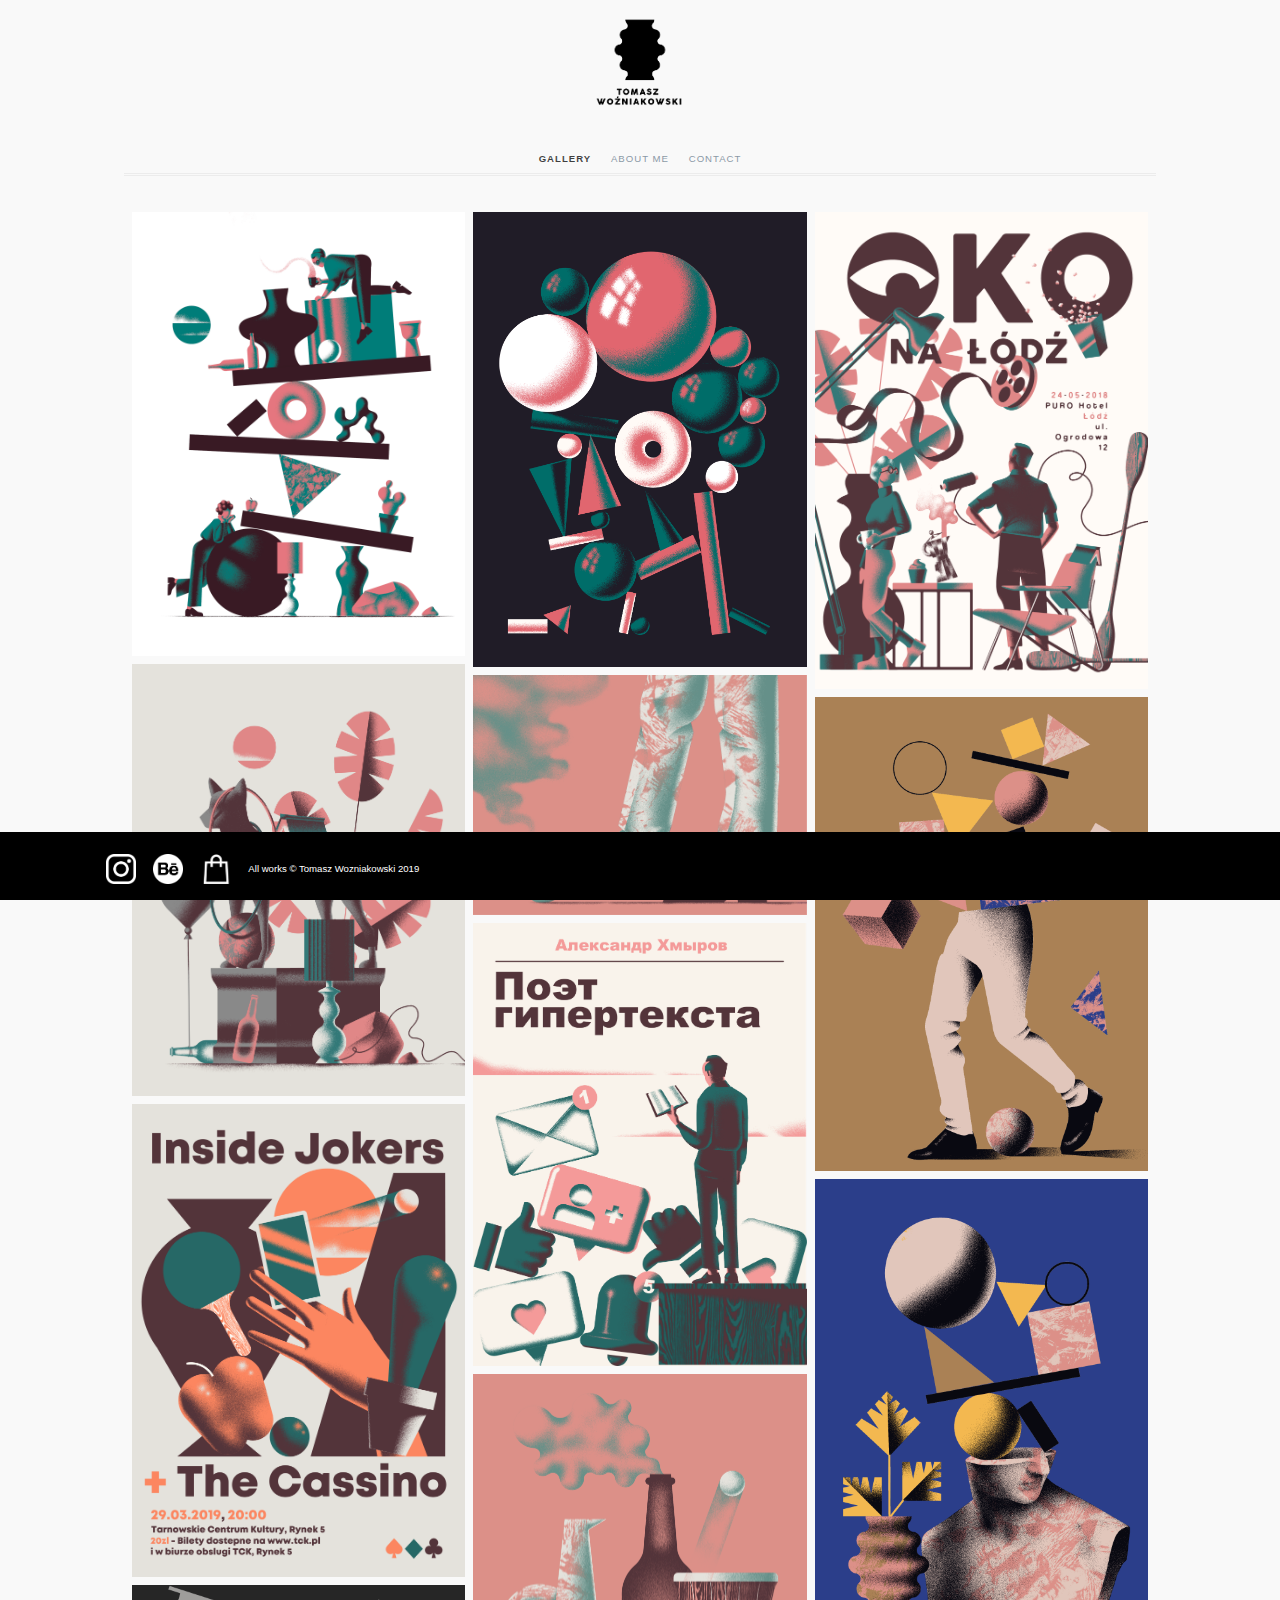
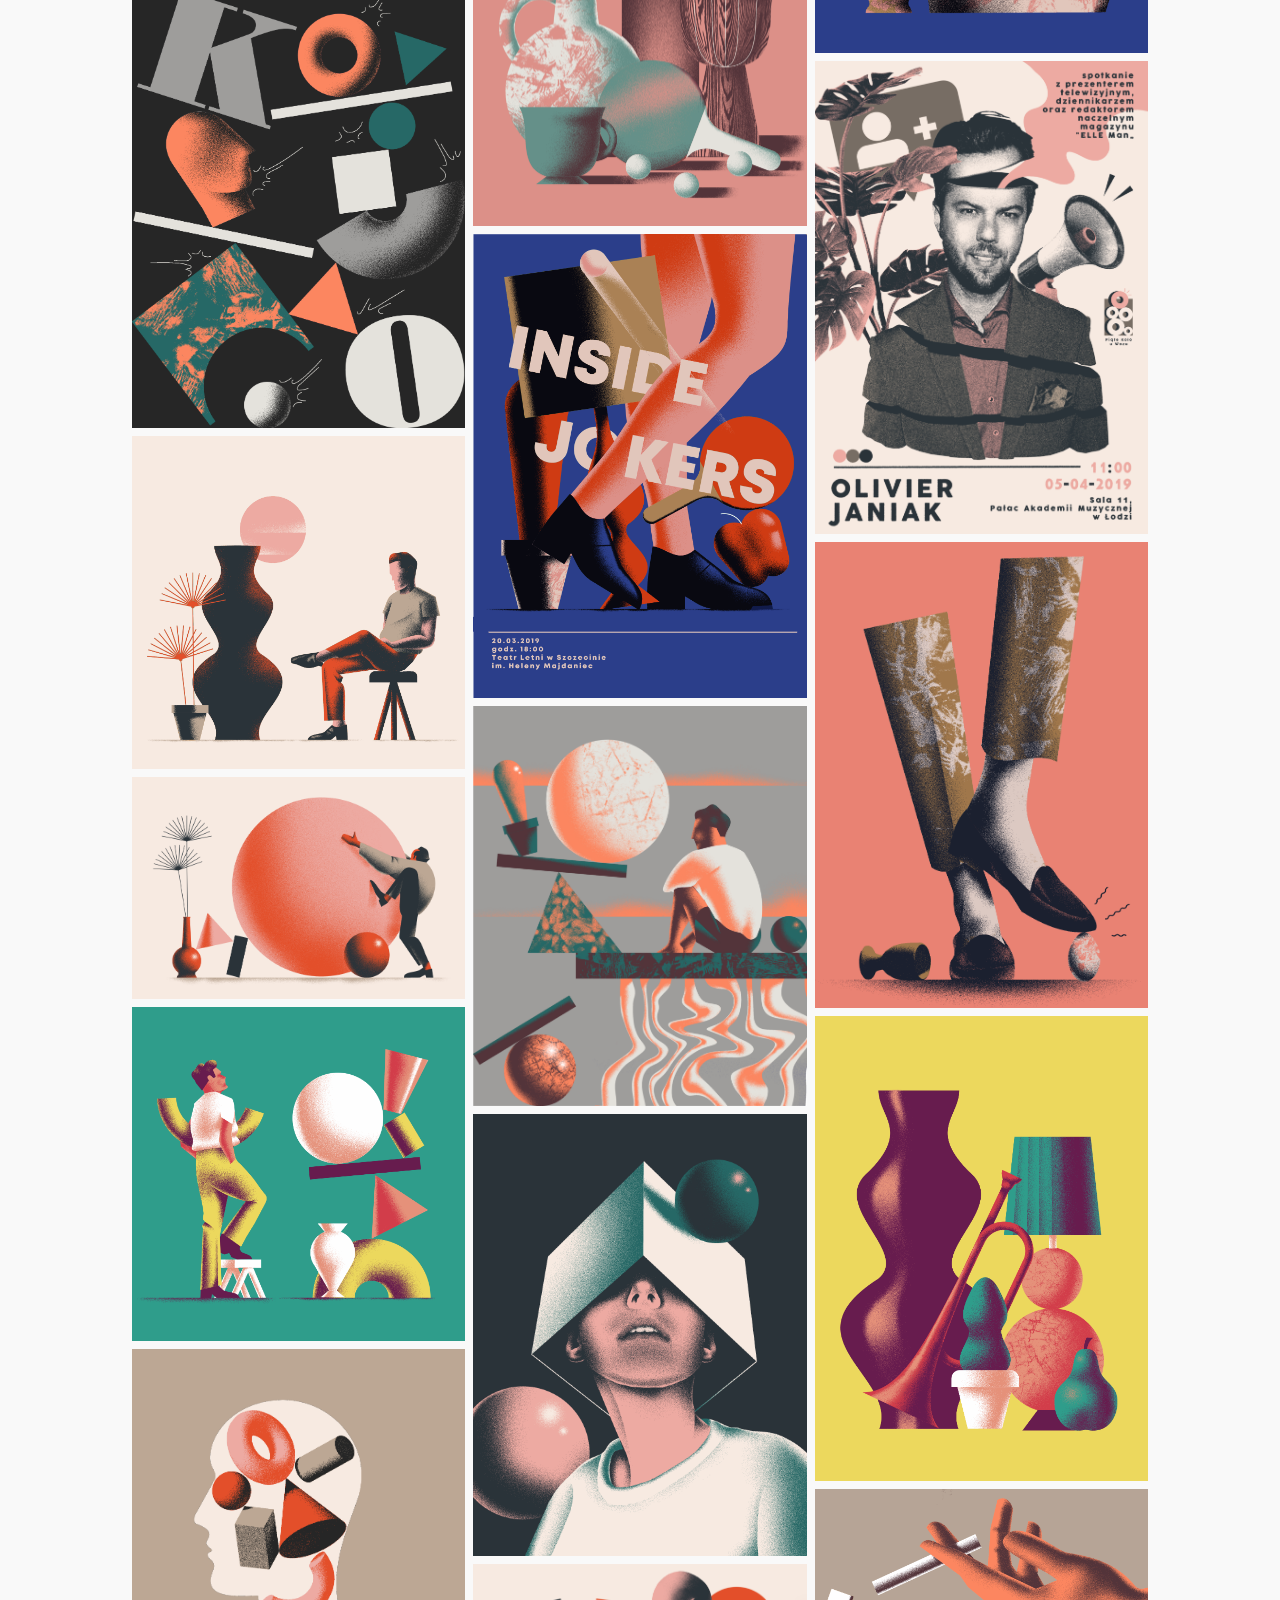
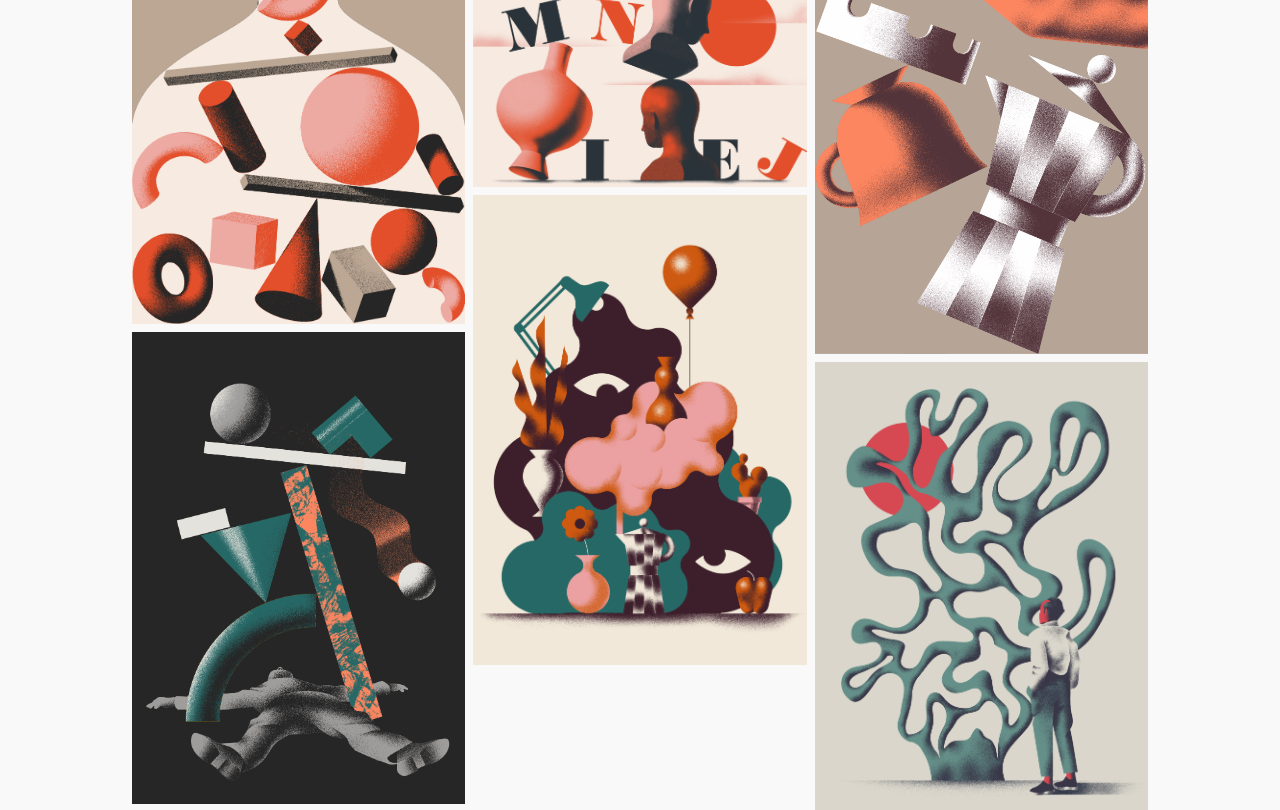
<file: index.html>
<!doctype html>
<html lang="en-US" class="has-lab-nav-bottom lab-theme-light">
<head>
  <meta charset="UTF-8">
  <meta name="viewport" content="width=device-width, initial-scale=1">
  <title>Tomasz Woźniakowski - gallery</title>
  <link rel="stylesheet" href="files/css/labs.css">
  <link rel="stylesheet" href="files/css/masonry.css">

</head>
<body class="labs-template-default single single-labs postid-2409 logged-in admin-bar no-customize-support">
<div class="container">

  <div class="wrapper">
    <h1 class="title">
	
     <img src="files/images/logo.png" title="logo" width="100" height="100">
		<link rel="icon" type="image/png" href="images/icons/icon.png"/>
	</h1>

    <div class="intro">
      <h3 title="Masonry with Gutter">Gallery</h3>
      <h3><a href="about.html" title="About me">About me</a></h3>
      <h3><a href="contact.html" title="Contact">Contact</a></h3>
    </div><!-- .intro -->

<style>
* {
  box-sizing: border-box;
}

body {
  margin: 0;
  font-family: Arial, Helvetica, sans-serif;
}

.header {
  text-align: center;
  padding: 32px;
}

.row {
  display: -ms-flexbox; /* IE 10 */
  display: flex;
  -ms-flex-wrap: wrap; /* IE 10 */
  flex-wrap: wrap;
  padding: 0 4px;
}

/* Create two equal columns that sits next to each other */
.column {
  -ms-flex: 25%; /* IE 10 */
  flex: 25%;
  padding: 0 4px;
}

.column img {
  margin-top: 8px;
  vertical-align: middle;
}

/* Style the buttons */
.btn {
  border: none;
  outline: none;
  padding: 10px 16px;
  background-color: #f1f1f1;
  cursor: pointer;
  font-size: 18px;
}

.btn:hover {
  background-color: #ddd;
}

.btn.active {
  background-color: #666;
  color: white;
}
</style>
</head>
<body>

<!-- Header -->


<!-- Photo Grid -->
		<div class="row"> 
  <div class="column">

        <img src="files/images/foldza.png">
			<img src="files/images/piesek.png">	
		<img src="files/images/7.png">

        <img src="files/images/17.png">

        <img src="files/images/18.png">

        <img src="files/images/2.png">

        <img src="files/images/1.png">

        <img src="files/images/3.png">

        <img src="files/images/9.png">


		
  </div>
		
  <div class="column">


        <img src="files/images/glowa.png">
        <img src="files/images/10.png">
       <img src="files/images/rus.png">
        <img src="files/images/24.png">

        <img src="files/images/inside jokers.png">

        <img src="files/images/27.png">


        <img src="files/images/Olcia.png">
		
		<img src="files/images/5.png">


		        <img src="files/images/22.png">
		  
		  
		  </div>
  <div class="column">		
        <img src="files/images/oczko.png">
        <img src="files/images/19.png">

        <img src="files/images/20.png">
		        <img src="files/images/olivier.png">

        <img src="files/images/15.png">

        <img src="files/images/4.png">

        <img src="files/images/6.png">
		
        <img src="files/images/12.png">




  </div>
    </div>


		
<div class="footer">


  <p>
  <tr>
  <div class="stopka">
  <table style="width:30%">
  <tr>
	<th>  <a href="https://www.instagram.com/womaszwomasz/">
	<img src="files/images/instagram.png" alt="ja" width="30" height="30"></a></th>	
	<th>  <a href="https://www.behance.net/womaszwomaac32">
	<img src="files/images/behance.png" alt="ja" width="30" height="30"></a></th>
		<th>  <a href="https://www.theunderdogprintshop.com/collections/tomasz-wozniakowski">
	<img src="files/images/shop.png" alt="ja" width="30" height="30"></a></th>
	<th>  All works &copy; Tomasz Wozniakowski 2019</th>
	</table>
</tr>


  
  
  </p>
  </div>
</div>
</body>
</html>
</file>
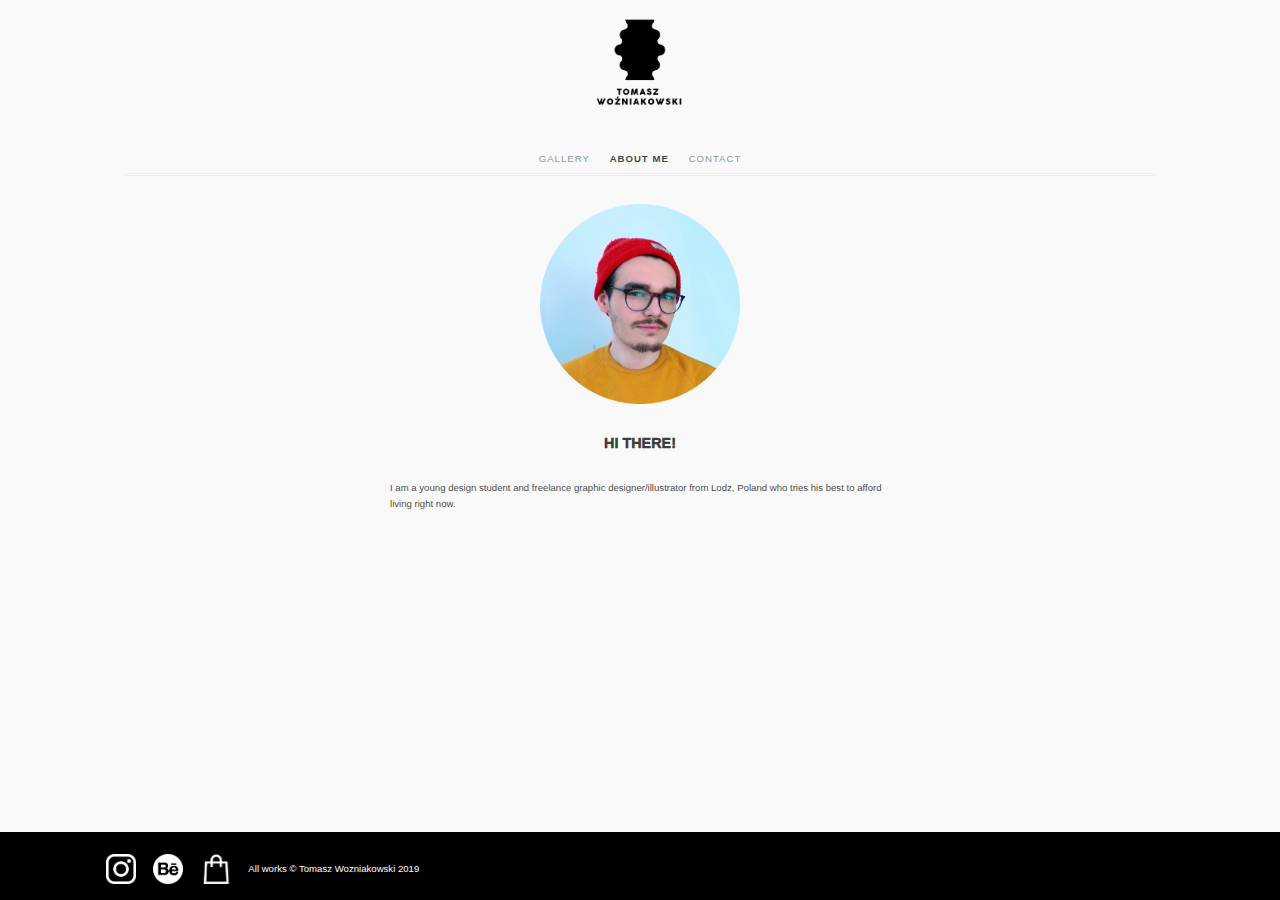
<file: about.html>
<!doctype html>
<html lang="en-US" class="has-lab-nav-bottom lab-theme-light">
<head>
  <meta charset="UTF-8">
  <meta name="viewport" content="width=device-width, initial-scale=1">
  <title>Tomasz Woźniakowski - about me</title>
  <link rel="stylesheet" href="files/css/labs.css">
  <link rel="stylesheet" href="files/css/masonry.css">
</head>
<body class="labs-template-default single single-labs postid-2409 logged-in admin-bar no-customize-support">
<div class="container">

  <div class="wrapper">
    <h1 class="title">
	
     <img src="files/images/logo.png" title="logo" width="100" height="100">
		<link rel="icon" type="image/png" href="images/icons/icon.png"/>
	</h1>

    <div class="intro">
	      <h3><a href="index.html" title="Gallery">Gallery</a></h3>
      <h3 title="about.html">About me</h3>

      <h3><a href="contact.html" title="Contact">Contact</a></h3>
    </div><!-- .intro -->


  </div>
</div>


</body>
<div id="opis2">
    <center><img src="files/images/me.png" alt="ja" width="200" height="200"width=>
	</div>
<div id="opis3">
    <p><center>Hi there!</center></p></div>
	
<div id="opis">	
	<p>I am a young design student and freelance graphic designer/illustrator from Lodz, Poland who tries his best to afford living right now.</div>
<div id="opis">		

	</p></div>

	</center>
	
	<div class="footer">


  <p>
  <tr>
  <div class="stopka">
  <table style="width:30%">
  <tr>
	<th>  <a href="https://www.instagram.com/womaszwomasz/">
	<img src="files/images/instagram.png" alt="ja" width="30" height="30"></a></th>	
	<th>  <a href="https://www.behance.net/womaszwomaac32">
	<img src="files/images/behance.png" alt="ja" width="30" height="30"></a></th>
		<th>  <a href="https://www.theunderdogprintshop.com/collections/tomasz-wozniakowski">
	<img src="files/images/shop.png" alt="ja" width="30" height="30"></a></th>
	<th>  All works &copy; Tomasz Wozniakowski 2019</th>
	</table>
</tr>


  
  
  </p>
  </div>
</div>
</html>
</file>
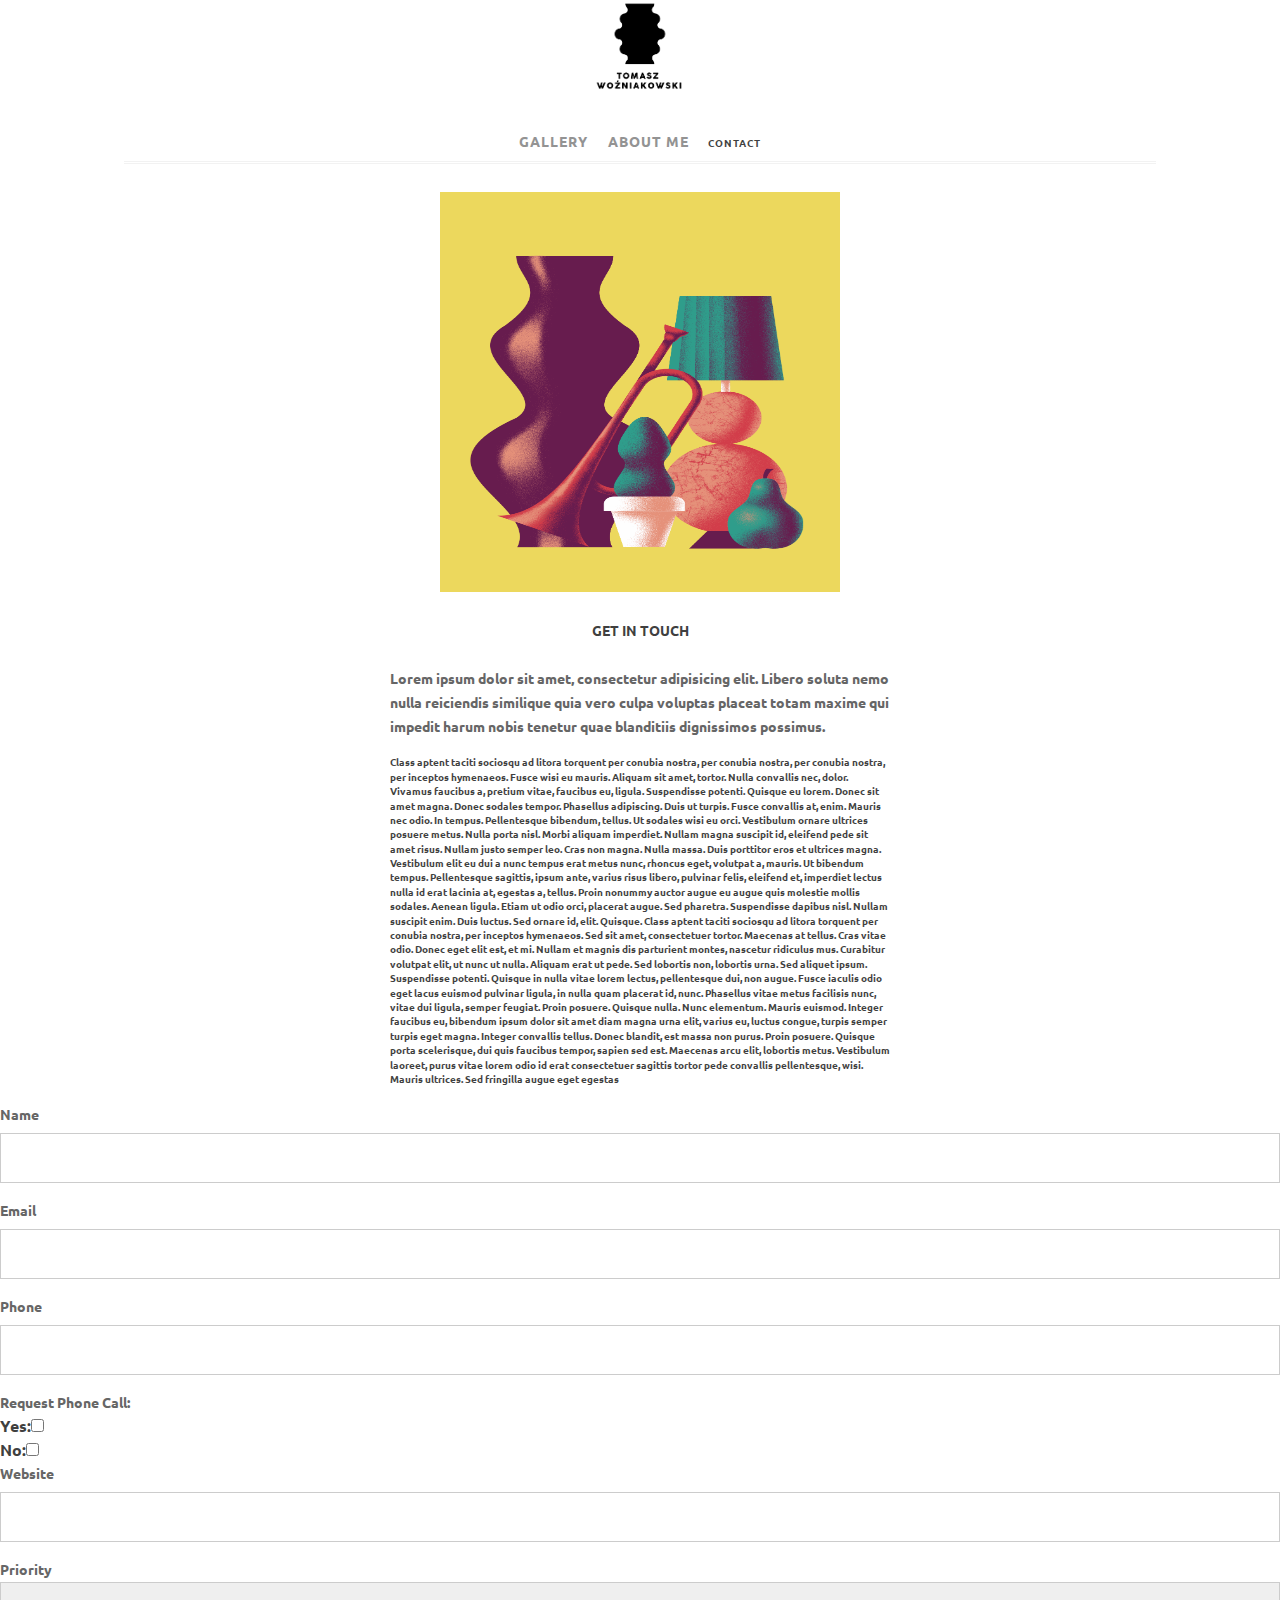
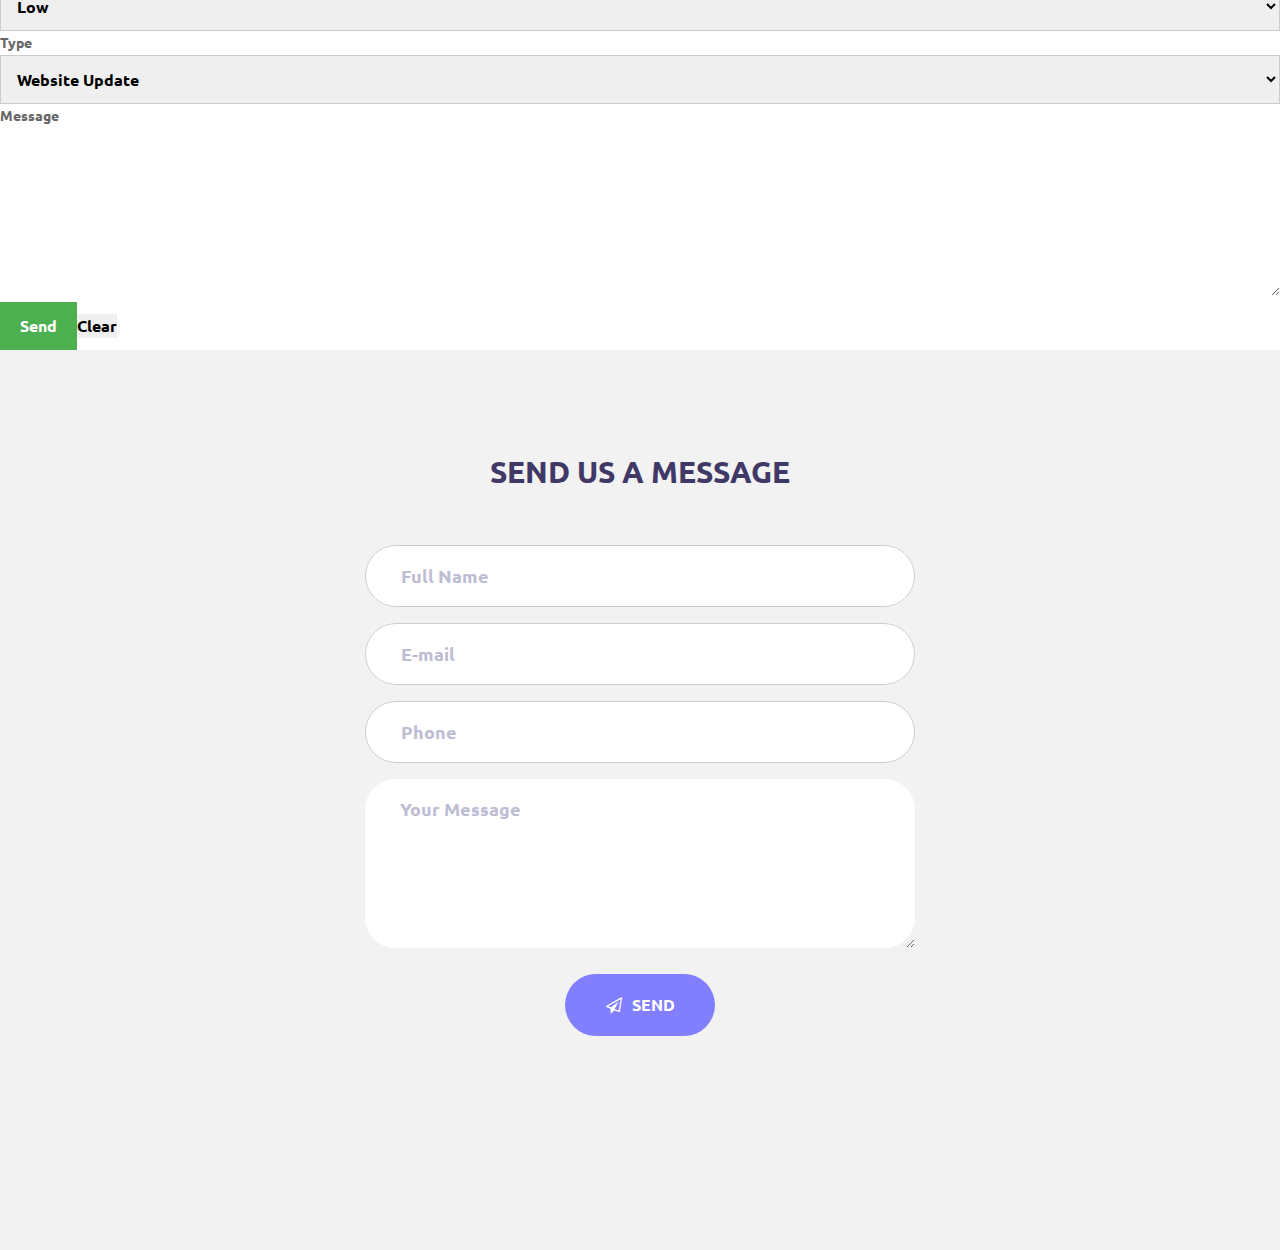
<file: contact - Kopia.html>
<!doctype html>
<html lang="en-US" class="has-lab-nav-bottom lab-theme-light">
<head>
  <meta charset="UTF-8">
  <meta name="viewport" content="width=device-width, initial-scale=1">
  <title>Responsive CSS Masonry - W3Bits</title>
  <link rel="stylesheet" href="files/css/labs.css">
  <link rel="stylesheet" href="files/css/masonry.css">
    <link rel="stylesheet" href="files/css/contact.css">
</head>
<body class="labs-template-default single single-labs postid-2409 logged-in admin-bar no-customize-support">
<div class="container">

  <div class="wrapper">
    <h1 class="title">
	
     <img src="files/images/logo.png" title="logo" width="100" height="100">
	
	</h1>

    <div class="intro">
	      <h3><a href="index.html" title="Gallery">Gallery</a></h3>
	      <h3><a href="about.html" title="About me">About me</a></h3>

      <h3 title="contact.html">Contact</h3>
    </div><!-- .intro -->


  </div>
</div>


</body>

<div id="opis2">
    <center><img src="files/images/4.png" alt="ja" width="400" height="400"width=>
	</div>
<div id="opis3">
    <p><center>Get in touch</center></p></div>
	
<div id="opis">	
	<p>Lorem ipsum dolor sit amet, consectetur adipisicing elit. Libero soluta nemo nulla reiciendis 
	similique quia vero culpa voluptas placeat totam maxime qui impedit harum nobis tenetur quae blanditiis 
	dignissimos possimus.</div>
<div id="opis">		
	Class aptent taciti sociosqu ad litora torquent per conubia nostra, per conubia nostra, per conubia nostra, per inceptos hymenaeos. Fusce wisi eu mauris. Aliquam sit amet, tortor. Nulla convallis nec, dolor. Vivamus faucibus a, pretium vitae, faucibus eu, ligula. Suspendisse potenti. Quisque eu lorem. Donec sit amet magna. Donec sodales tempor. Phasellus adipiscing. Duis ut turpis. Fusce convallis at, enim. Mauris nec odio. In tempus. Pellentesque bibendum, tellus. Ut sodales wisi eu orci. Vestibulum ornare ultrices posuere metus. Nulla porta nisl. Morbi aliquam imperdiet. Nullam magna suscipit id, eleifend pede sit amet risus. Nullam justo semper leo. Cras non magna. Nulla massa. Duis porttitor eros et ultrices magna. Vestibulum elit eu dui a nunc tempus erat metus nunc, rhoncus eget, volutpat a, mauris. Ut bibendum tempus. Pellentesque sagittis, ipsum ante, varius risus libero, pulvinar felis, eleifend et, imperdiet lectus nulla id erat lacinia at, egestas a, tellus. Proin nonummy auctor augue eu augue quis molestie mollis sodales. Aenean ligula. Etiam ut odio orci, placerat augue. Sed pharetra. Suspendisse dapibus nisl. Nullam suscipit enim. Duis luctus. Sed ornare id, elit. Quisque.

Class aptent taciti sociosqu ad litora torquent per conubia nostra, per inceptos hymenaeos. Sed sit amet, consectetuer tortor. Maecenas at tellus. Cras vitae odio. Donec eget elit est, et mi. Nullam et magnis dis parturient montes, nascetur ridiculus mus. Curabitur volutpat elit, ut nunc ut nulla. Aliquam erat ut pede. Sed lobortis non, lobortis urna. Sed aliquet ipsum. Suspendisse potenti. Quisque in nulla vitae lorem lectus, pellentesque dui, non augue. Fusce iaculis odio eget lacus euismod pulvinar ligula, in nulla quam placerat id, nunc. Phasellus vitae metus facilisis nunc, vitae dui ligula, semper feugiat. Proin posuere. Quisque nulla. Nunc elementum. Mauris euismod. Integer faucibus eu, bibendum ipsum dolor sit amet diam magna urna elit, varius eu, luctus congue, turpis semper turpis eget magna. Integer convallis tellus. Donec blandit, est massa non purus. Proin posuere. Quisque porta scelerisque, dui quis faucibus tempor, sapien sed est. Maecenas arcu elit, lobortis metus. Vestibulum laoreet, purus vitae lorem odio id erat consectetuer sagittis tortor pede convallis pellentesque, wisi. Mauris ultrices. Sed fringilla augue eget egestas 

	</p></div>

<script language="JavaScript">
var frmvalidator  = new Validator("contactform");
frmvalidator.addValidation("name","req","Please provide your name");
frmvalidator.addValidation("email","req","Please provide your email");
frmvalidator.addValidation("email","email",
  "womaszwomasz@gmail.com");
</script>

<form action="files/php/contact.php" method="POST">
<p>Name</p> <input type="text" name="name">
<p>Email</p> <input type="text" name="email">
<p>Phone</p> <input type="text" name="phone">

<p>Request Phone Call:</p>
Yes:<input type="checkbox" value="Yes" name="call"><br />
No:<input type="checkbox" value="No" name="call"><br />

<p>Website</p> <input type="text" name="website">

<p>Priority</p>
<select name="priority" size="1">
<option value="Low">Low</option>
<option value="Normal">Normal</option>
<option value="High">High</option>
<option value="Emergency">Emergency</option>
</select>
<br />

<p>Type</p>
<select name="type" size="1">
<option value="update">Website Update</option>
<option value="change">Information Change</option>
<option value="addition">Information Addition</option>
<option value="new">New Products</option>
</select>
<br />

<p>Message</p><textarea name="message" rows="6" cols="25"></textarea><br />
<input type="submit" value="Send"><input type="reset" value="Clear">
</form>

	</center>

	</center>
	
	
	
	<head>
	<title>Contact V10</title>
	<meta charset="UTF-8">
	<meta name="viewport" content="width=device-width, initial-scale=1">
<!--===============================================================================================-->
	<link rel="icon" type="image/png" href="images/icons/favicon.ico"/>
<!--===============================================================================================-->
	<link rel="stylesheet" type="text/css" href="vendor/bootstrap/css/bootstrap.min.css">
<!--===============================================================================================-->
	<link rel="stylesheet" type="text/css" href="fonts/font-awesome-4.7.0/css/font-awesome.min.css">
<!--===============================================================================================-->
	<link rel="stylesheet" type="text/css" href="vendor/animate/animate.css">
<!--===============================================================================================-->
	<link rel="stylesheet" type="text/css" href="vendor/css-hamburgers/hamburgers.min.css">
<!--===============================================================================================-->
	<link rel="stylesheet" type="text/css" href="vendor/animsition/css/animsition.min.css">
<!--===============================================================================================-->
	<link rel="stylesheet" type="text/css" href="vendor/select2/select2.min.css">
<!--===============================================================================================-->
	<link rel="stylesheet" type="text/css" href="vendor/daterangepicker/daterangepicker.css">
<!--===============================================================================================-->
	<link rel="stylesheet" type="text/css" href="css/util.css">
	<link rel="stylesheet" type="text/css" href="css/main.css">
<!--===============================================================================================-->
</head>
<body>


	<div class="container-contact100">

		<div class="wrap-contact100">
			<form class="contact100-form validate-form">
				<span class="contact100-form-title">
					Send Us A Message
				</span>

				<div class="wrap-input100 validate-input" data-validate="Please enter your name">
					<input class="input100" type="text" name="name" placeholder="Full Name">
					<span class="focus-input100"></span>
				</div>

				<div class="wrap-input100 validate-input" data-validate = "Please enter your email: e@a.x">
					<input class="input100" type="text" name="email" placeholder="E-mail">
					<span class="focus-input100"></span>
				</div>

				<div class="wrap-input100 validate-input" data-validate = "Please enter your phone">
					<input class="input100" type="text" name="phone" placeholder="Phone">
					<span class="focus-input100"></span>
				</div>

				<div class="wrap-input100 validate-input" data-validate = "Please enter your message">
					<textarea class="input100" name="message" placeholder="Your Message"></textarea>
					<span class="focus-input100"></span>
				</div>

				<div class="container-contact100-form-btn">
					<button class="contact100-form-btn">
						<span>
							<i class="fa fa-paper-plane-o m-r-6" aria-hidden="true"></i>
							Send
						</span>
					</button>
				</div>
			</form>
		</div>
	</div>



	<div id="dropDownSelect1"></div>

<!--===============================================================================================-->
	<script src="vendor/jquery/jquery-3.2.1.min.js"></script>
<!--===============================================================================================-->
	<script src="vendor/animsition/js/animsition.min.js"></script>
<!--===============================================================================================-->
	<script src="vendor/bootstrap/js/popper.js"></script>
	<script src="vendor/bootstrap/js/bootstrap.min.js"></script>
<!--===============================================================================================-->
	<script src="vendor/select2/select2.min.js"></script>
<!--===============================================================================================-->
	<script src="vendor/daterangepicker/moment.min.js"></script>
	<script src="vendor/daterangepicker/daterangepicker.js"></script>
<!--===============================================================================================-->
	<script src="vendor/countdowntime/countdowntime.js"></script>
<!--===============================================================================================-->
	<script src="js/main.js"></script>

<!-- Global site tag (gtag.js) - Google Analytics -->
<script async src="https://www.googletagmanager.com/gtag/js?id=UA-23581568-13"></script>
<script>
  window.dataLayer = window.dataLayer || [];
  function gtag(){dataLayer.push(arguments);}
  gtag('js', new Date());

  gtag('config', 'UA-23581568-13');
</script>

</body>




</html>
</file>
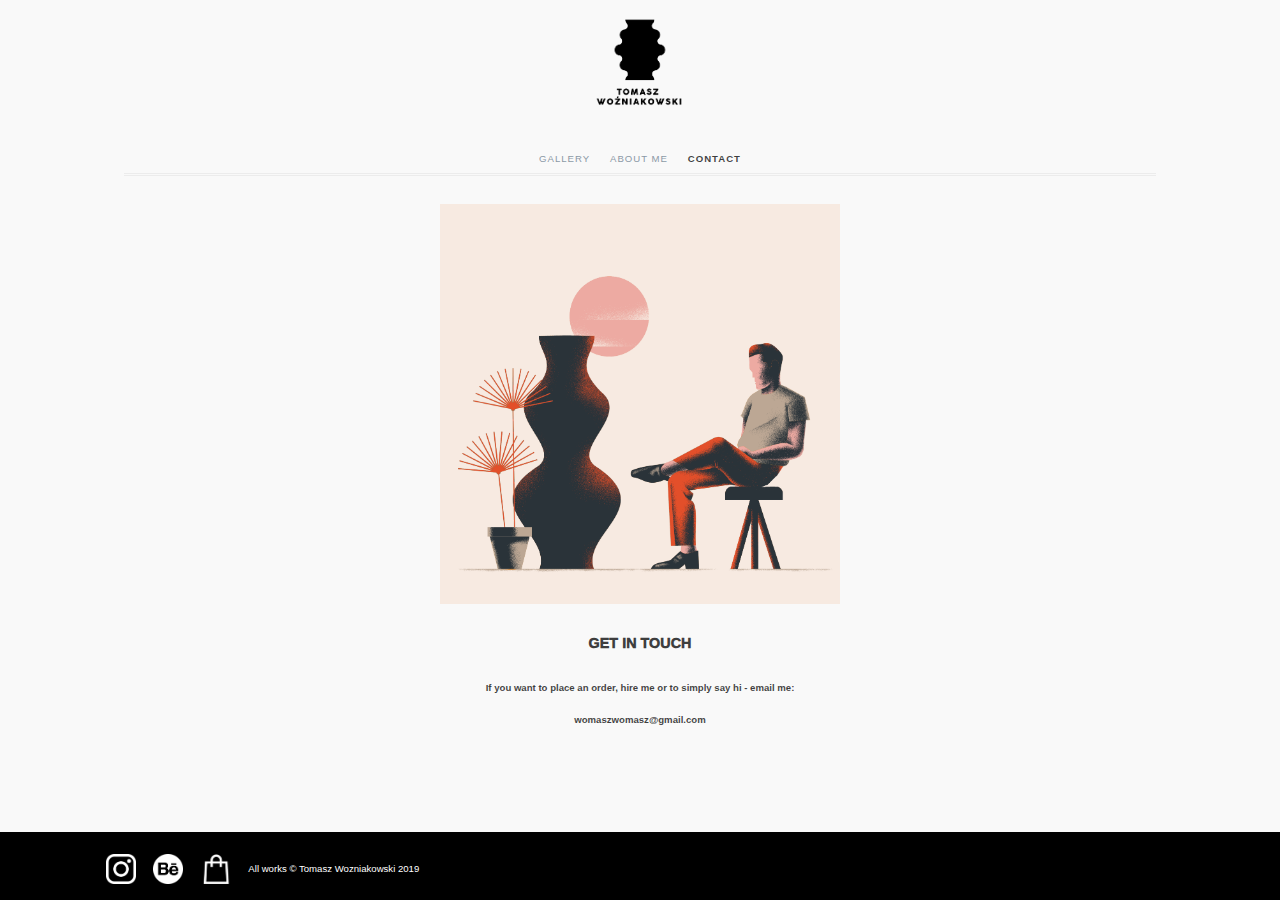
<file: contact.html>
<!doctype html>
<html lang="en-US" class="has-lab-nav-bottom lab-theme-light">
<head>
  <meta charset="UTF-8">
  <meta name="viewport" content="width=device-width, initial-scale=1">
  <title>Tomasz Woźniakowski - contact</title>
  <link rel="stylesheet" href="files/css/labs.css">
  <link rel="stylesheet" href="files/css/masonry.css">
    <link rel="stylesheet" href="files/css/contact.css">
</head>
<body class="labs-template-default single single-labs postid-2409 logged-in admin-bar no-customize-support">
<div class="container">

  <div class="wrapper">
    <h1 class="title">
	
     <img src="files/images/logo.png" title="logo" width="100" height="100">
	
	</h1>

    <div class="intro">
	      <h3><a href="index.html" title="Gallery">Gallery</a></h3>
	      <h3><a href="about.html" title="About me">About me</a></h3>

      <h3 title="contact.html">Contact</h3>
    </div><!-- .intro -->


  </div>
</div>


</body>

<div id="opis2">
    <center><img src="files/images/18.png" alt="ja" width="400" height="400"width=>
	</div>
<div id="opis3">
    <p><center>Get in touch</center></p></div>
<center>	
<div id="opis4">	
	<p>If you want to place an order, hire me or to simply say hi - email me:</div>
	
	<div id="opis4">	
	womaszwomasz@gmail.com</div></center>


</center>
<div class="footer">


  <p>
  <tr>
  <div class="stopka">
  <table style="width:30%">
  <tr>
	<th>  <a href="https://www.instagram.com/womaszwomasz/">
	<img src="files/images/instagram.png" alt="ja" width="30" height="30"></a></th>	
	<th>  <a href="https://www.behance.net/womaszwomaac32">
	<img src="files/images/behance.png" alt="ja" width="30" height="30"></a></th>
		<th>  <a href="https://www.theunderdogprintshop.com/collections/tomasz-wozniakowski">
	<img src="files/images/shop.png" alt="ja" width="30" height="30"></a></th>
	<th>  All works &copy; Tomasz Wozniakowski 2019</th>
	</table>
</tr>

  
  
  </p>
  </div>
</div>
</html>
</file>
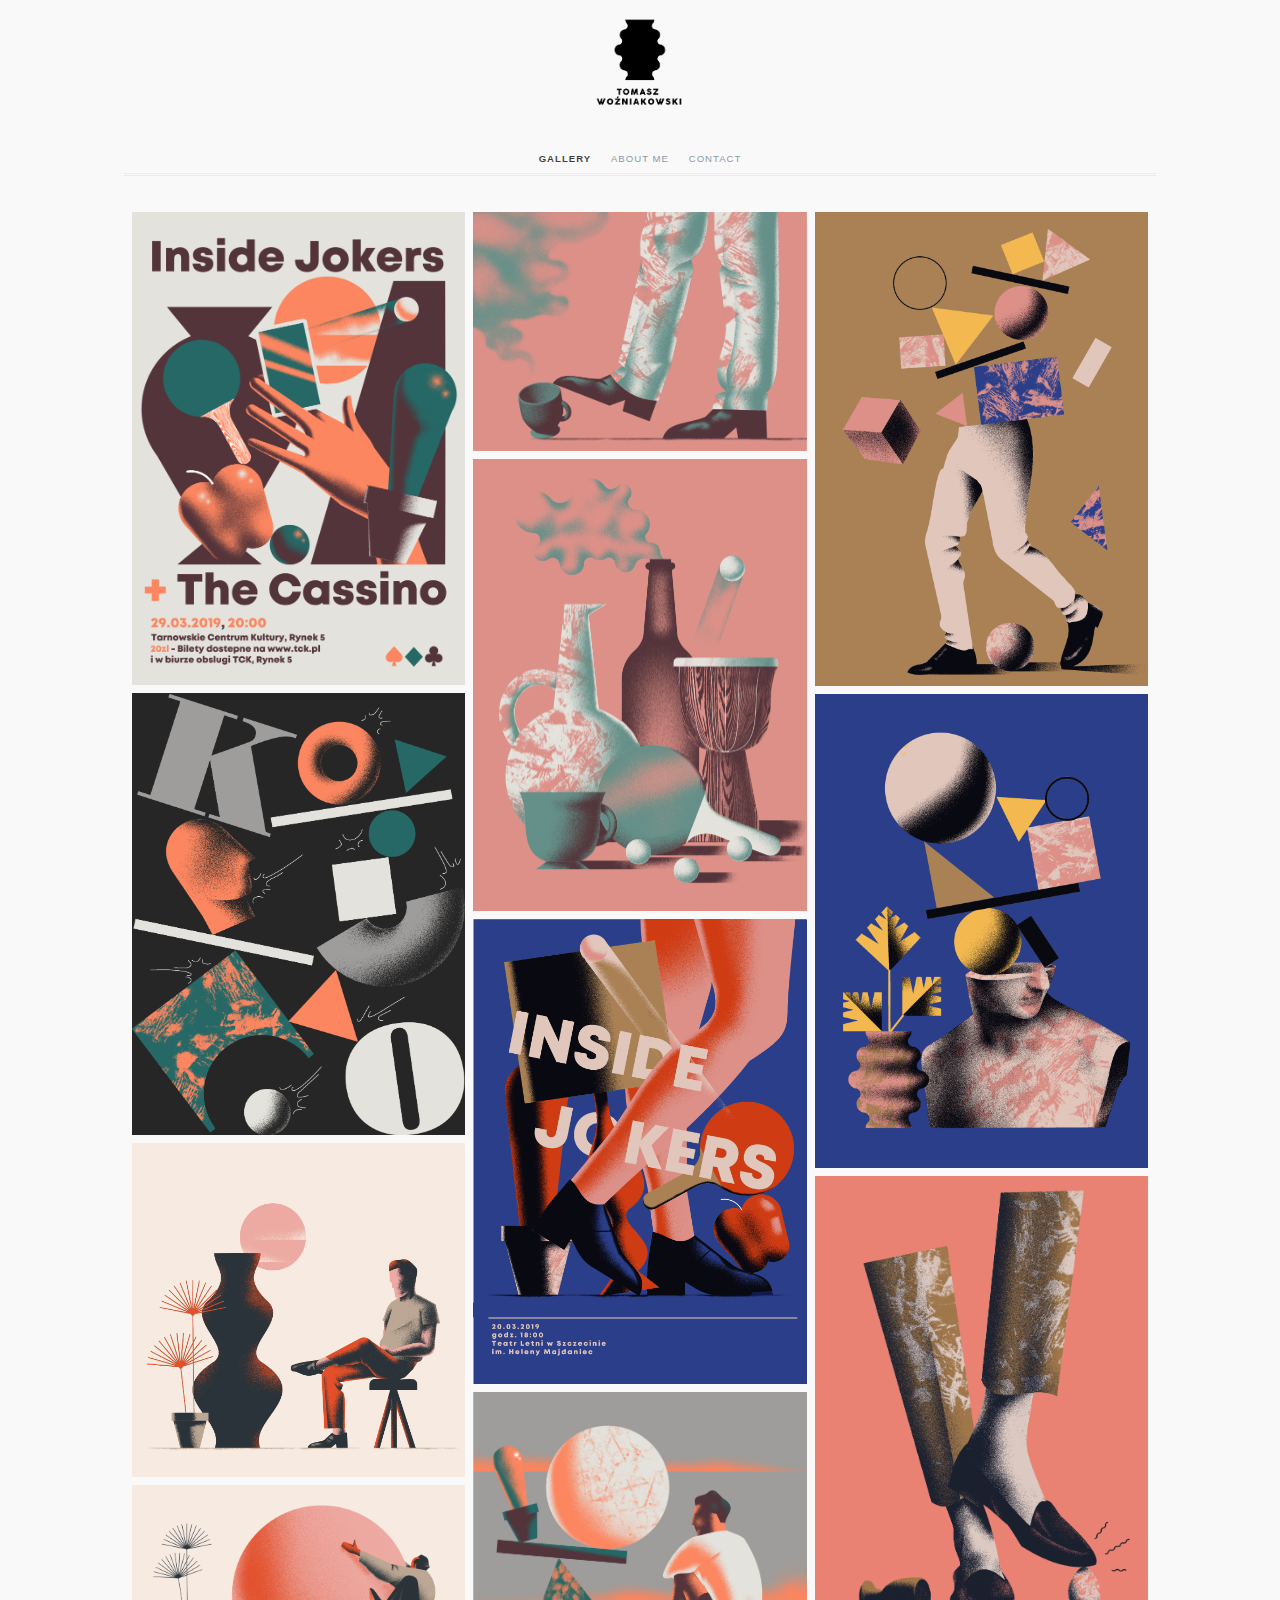
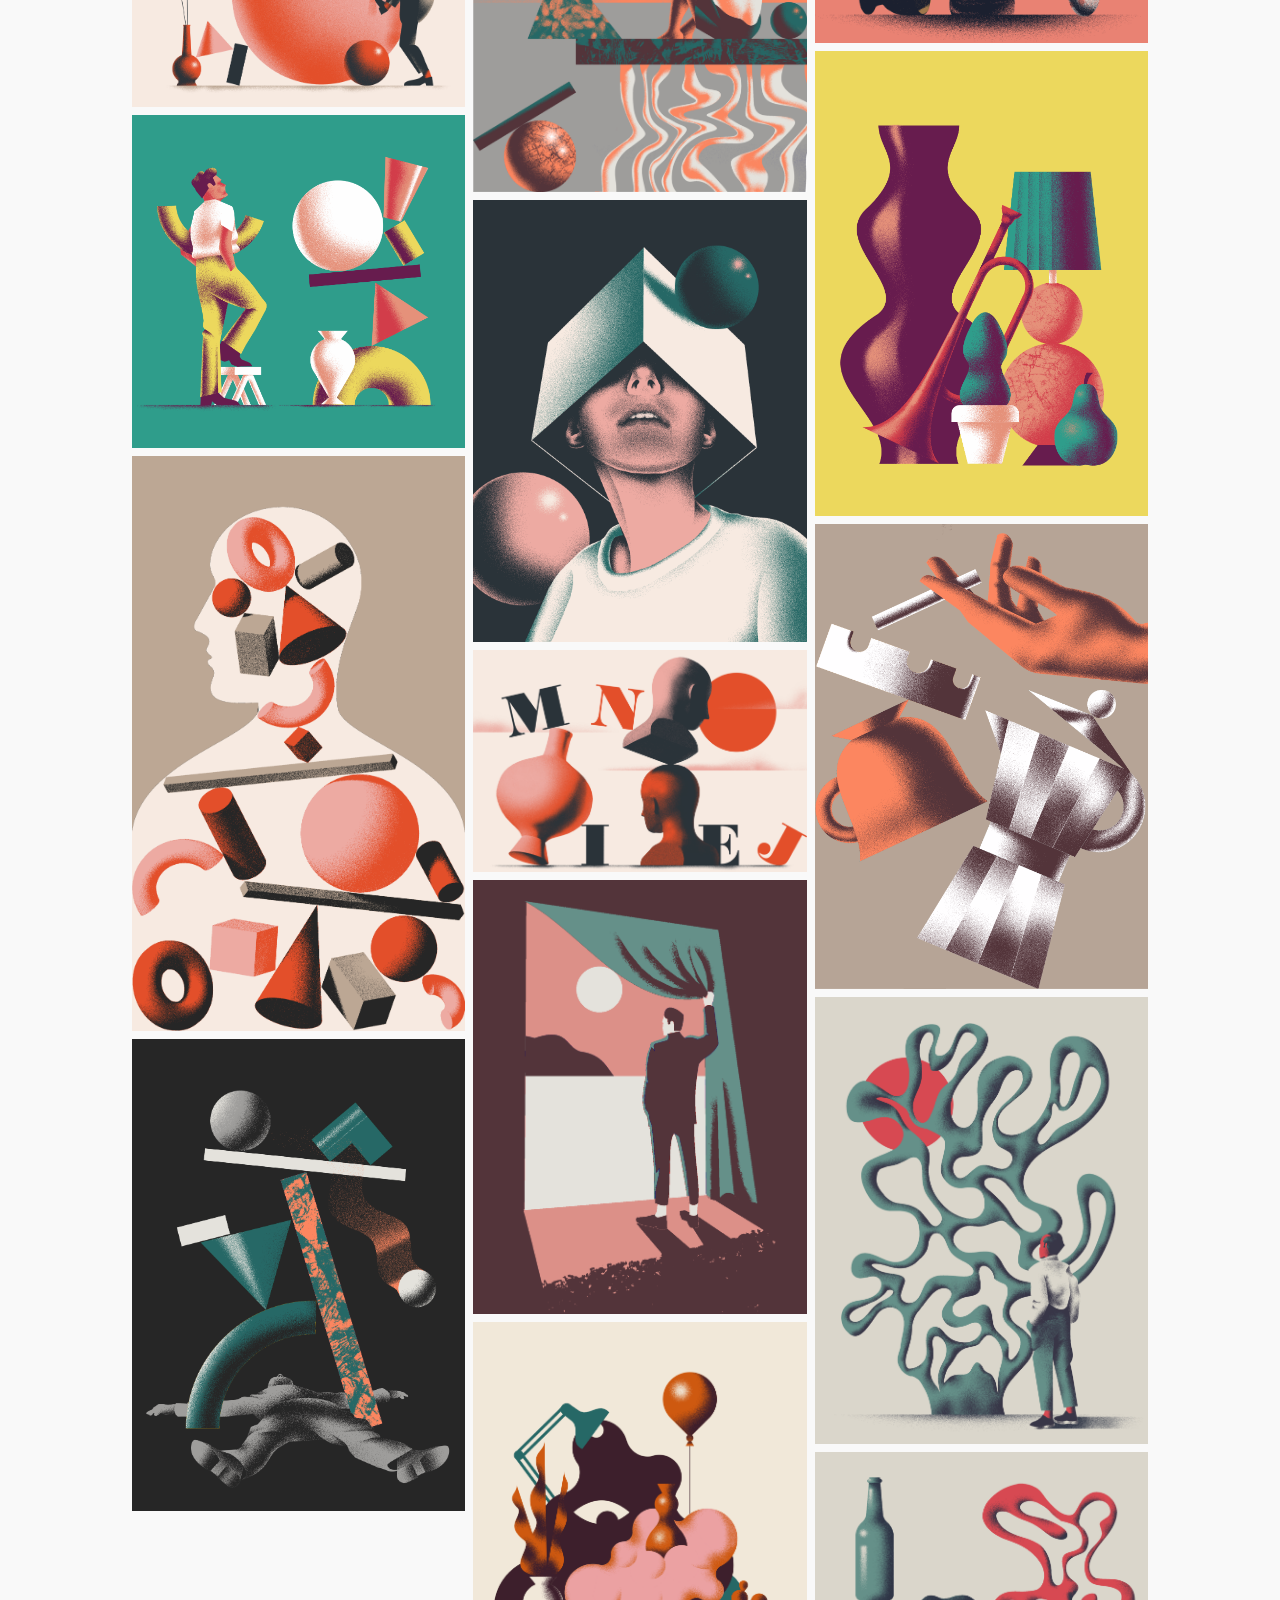
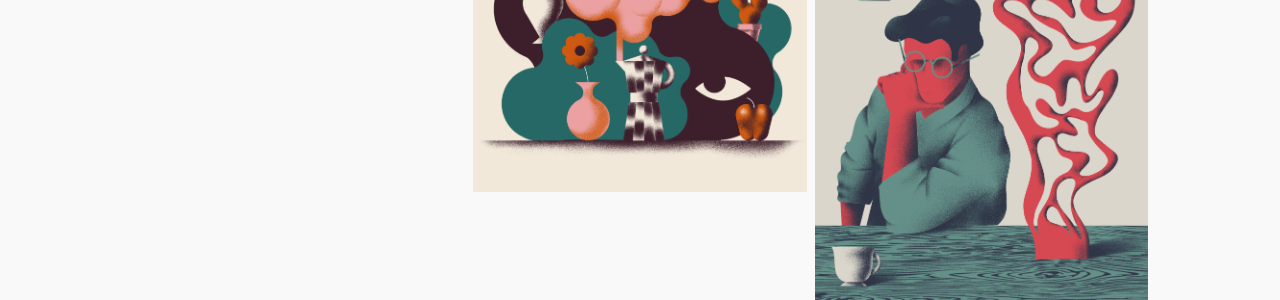
<file: index2.html>
<!doctype html>
<html lang="en-US" class="has-lab-nav-bottom lab-theme-light">
<head>
  <meta charset="UTF-8">
  <meta name="viewport" content="width=device-width, initial-scale=1">
  <title>Tomasz Woźniakowski - gallery</title>
  <link rel="stylesheet" href="files/css/labs.css">
  <link rel="stylesheet" href="files/css/masonry.css">
    <link rel="tiles" href="files/css/tiles.css">
</head>
<body class="labs-template-default single single-labs postid-2409 logged-in admin-bar no-customize-support">
<div class="container">

  <div class="wrapper">
    <h1 class="title">
	
     <img src="files/images/logo.png" title="logo" width="100" height="100">
		<link rel="icon" type="image/png" href="images/icons/icon.png"/>
	</h1>

    <div class="intro">
      <h3 title="Masonry with Gutter">Gallery</h3>
      <h3><a href="about.html" title="About me">About me</a></h3>
      <h3><a href="contact.html" title="Contact">Contact</a></h3>
    </div><!-- .intro -->

<style>
* {
  box-sizing: border-box;
}

body {
  margin: 0;
  font-family: Arial, Helvetica, sans-serif;
}

.header {
  text-align: center;
  padding: 32px;
}

.row {
  display: -ms-flexbox; /* IE 10 */
  display: flex;
  -ms-flex-wrap: wrap; /* IE 10 */
  flex-wrap: wrap;
  padding: 0 4px;
}

/* Create two equal columns that sits next to each other */
.column {
  -ms-flex: 25%; /* IE 10 */
  flex: 25%;
  padding: 0 4px;
}

.column img {
  margin-top: 8px;
  vertical-align: middle;
}

/* Style the buttons */
.btn {
  border: none;
  outline: none;
  padding: 10px 16px;
  background-color: #f1f1f1;
  cursor: pointer;
  font-size: 18px;
}

.btn:hover {
  background-color: #ddd;
}

.btn.active {
  background-color: #666;
  color: white;
}
</style>
</head>
<body>

<!-- Header -->


<!-- Photo Grid -->
		<div class="row"> 
  <div class="column">

		<img src="files/images/7.png">

        <img src="files/images/17.png">

        <img src="files/images/18.png">

        <img src="files/images/2.png">

        <img src="files/images/1.png">

        <img src="files/images/3.png">

        <img src="files/images/9.png">


		
  </div>
		
  <div class="column">


        <img src="files/images/10.png">

        <img src="files/images/24.png">

        <img src="files/images/inside jokers.png">

        <img src="files/images/27.png">


        <img src="files/images/Olcia.png">
		
		<img src="files/images/5.png">

        <img src="files/images/okno.png">
		        <img src="files/images/22.png">
		  
		  
		  </div>
  <div class="column">		

        <img src="files/images/19.png">

        <img src="files/images/20.png">

        <img src="files/images/15.png">

        <img src="files/images/4.png">

        <img src="files/images/6.png">
		
        <img src="files/images/12.png">

        <img src="files/images/13.png">


  </div>
    </div>


		

</body>
</html>
</file>
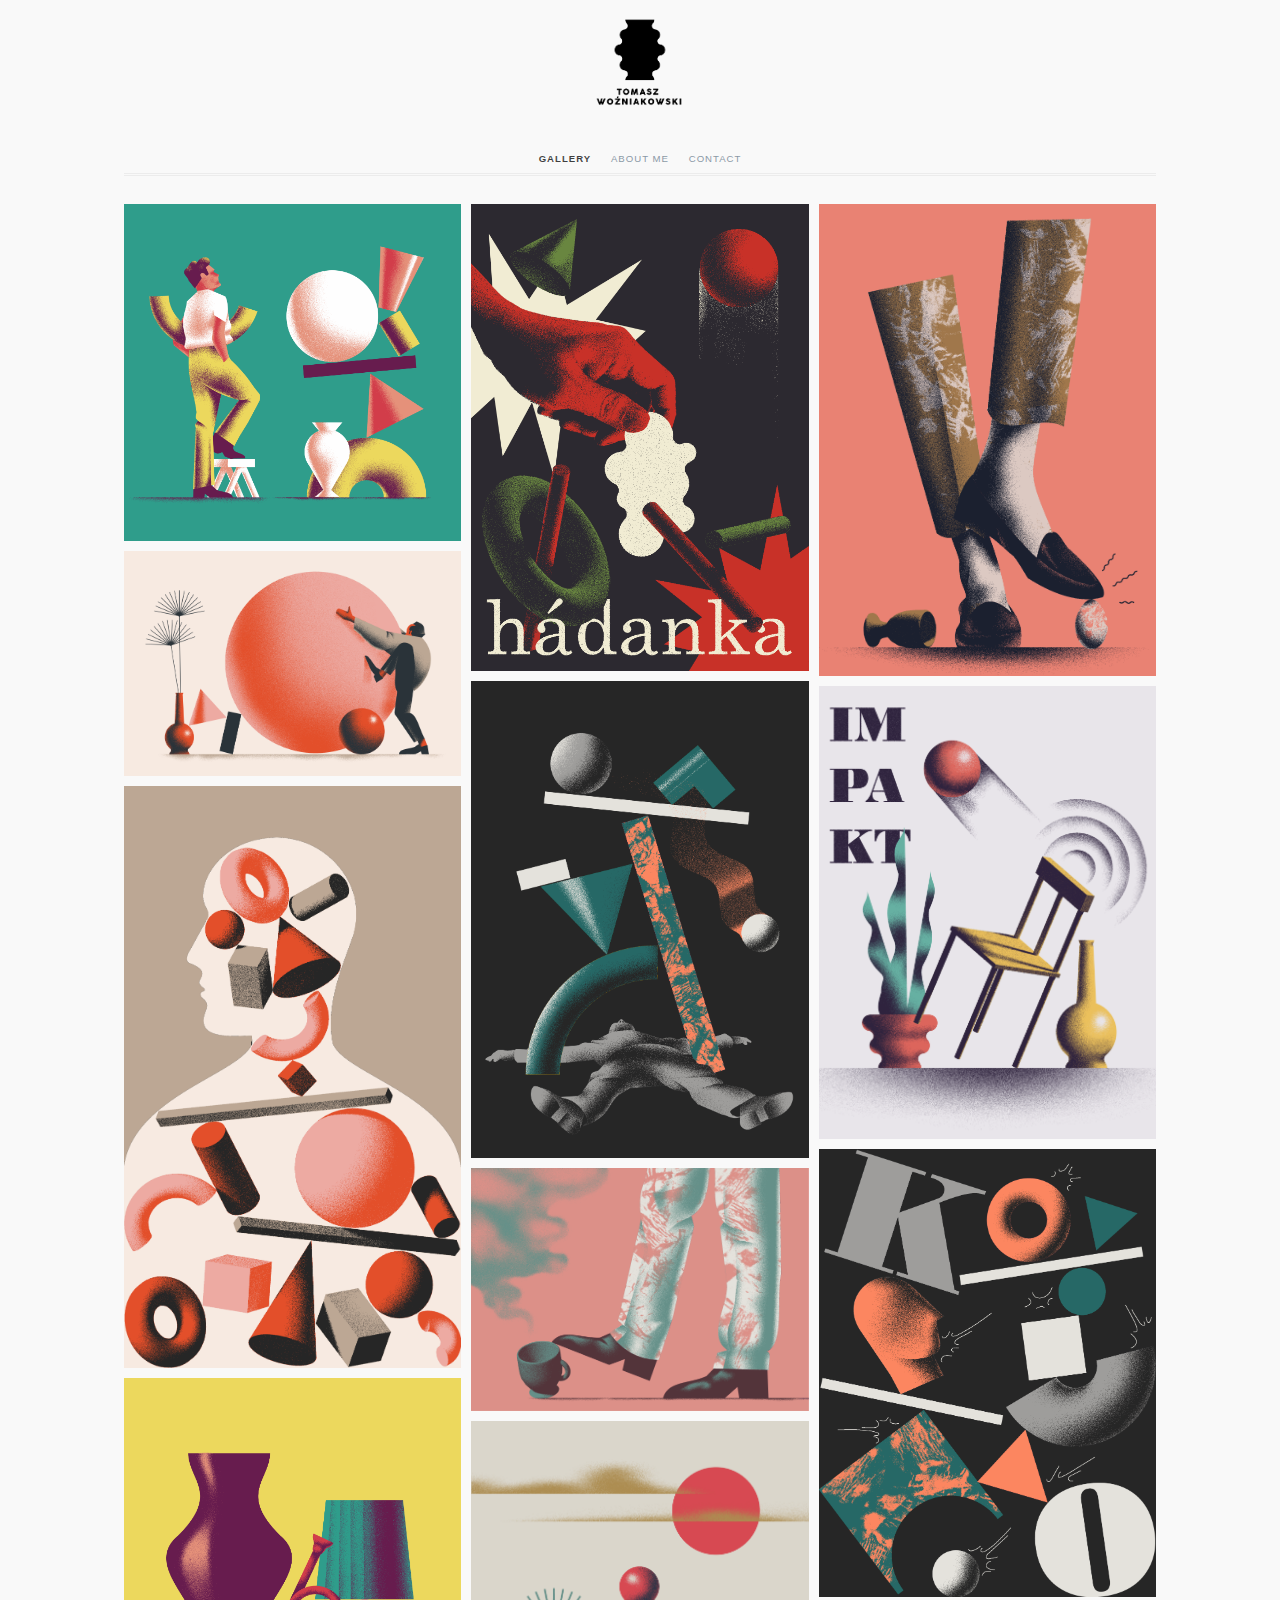
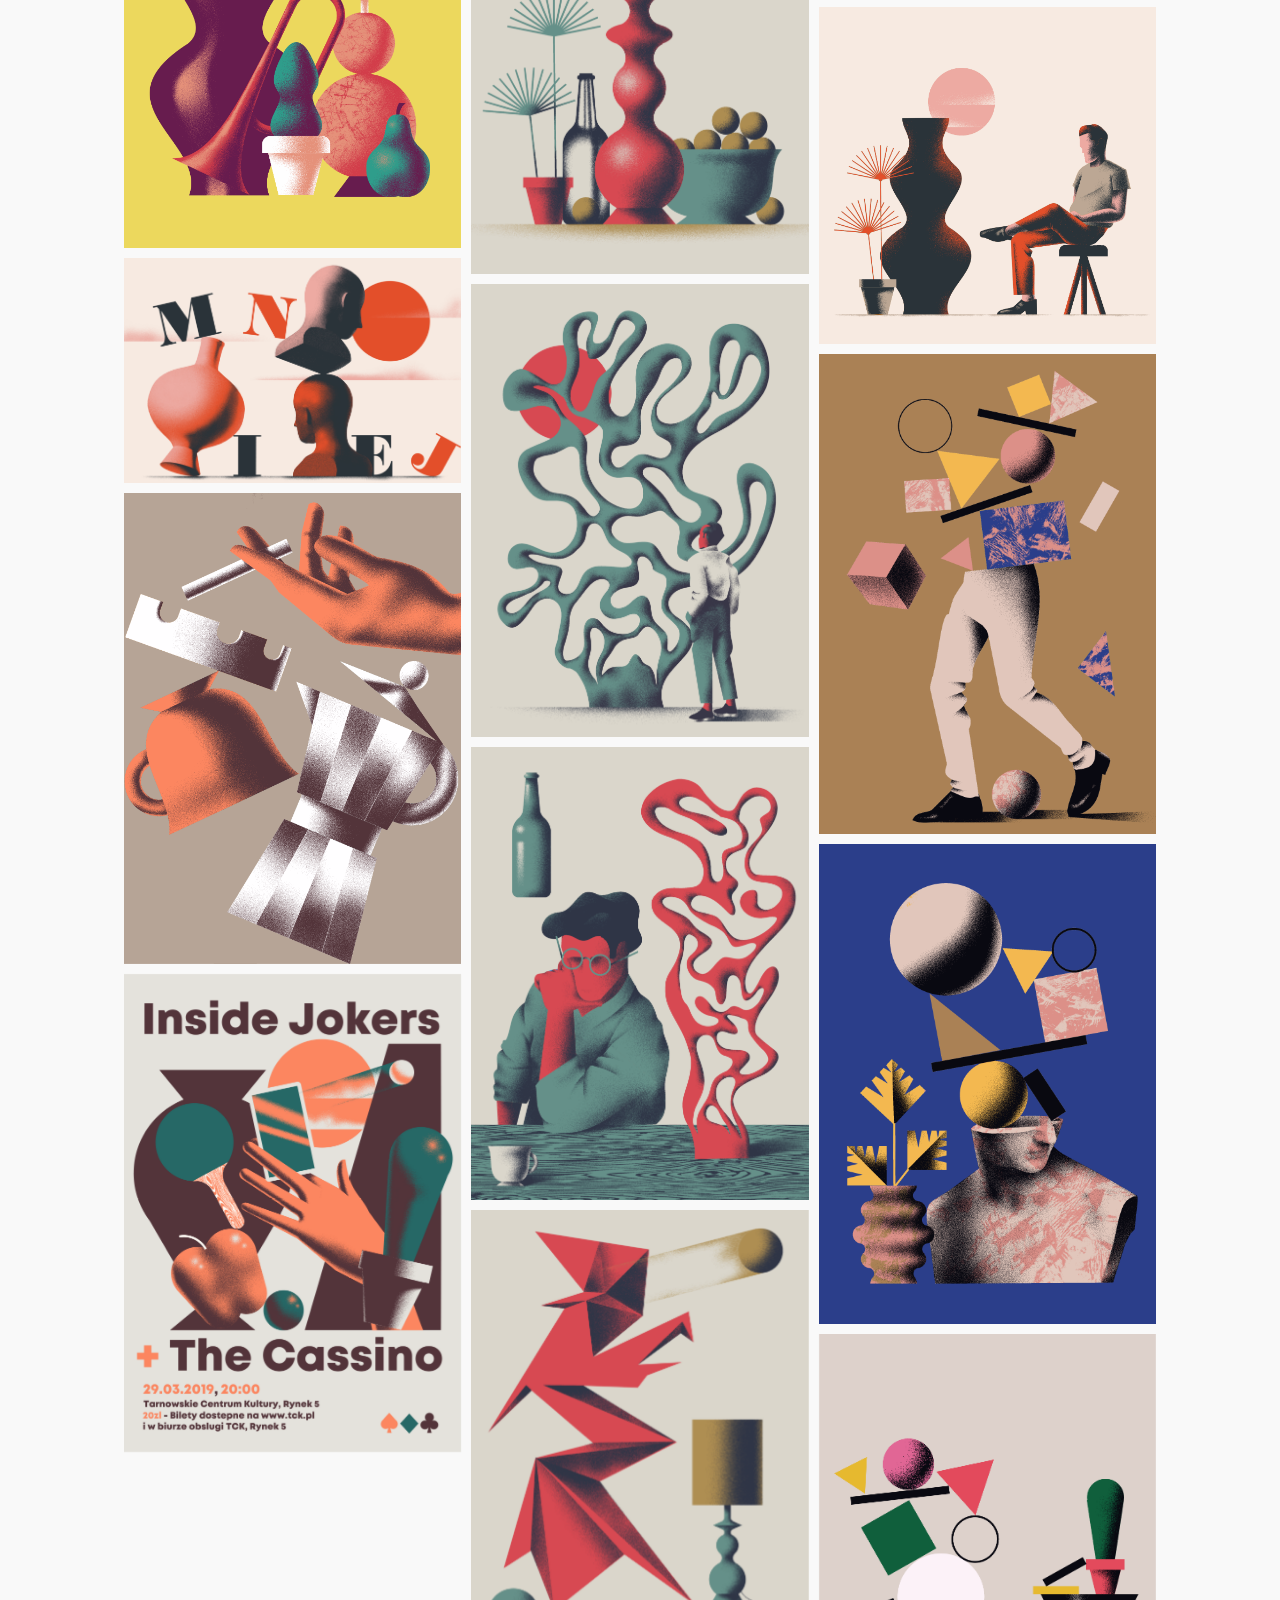
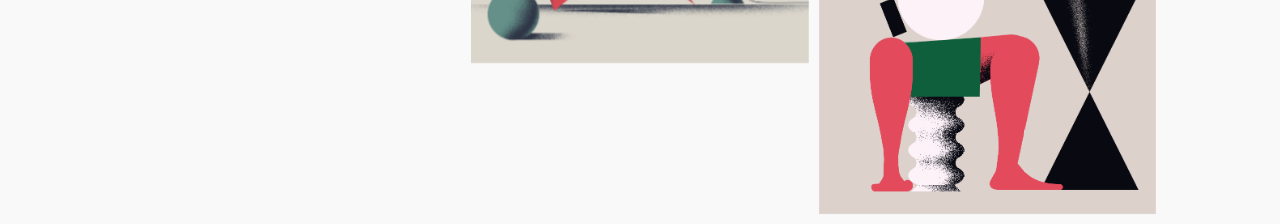
<file: masonry-with-gutter.html>
<!doctype html>
<html lang="en-US" class="has-lab-nav-bottom lab-theme-light">
<head>
  <meta charset="UTF-8">
  <meta name="viewport" content="width=device-width, initial-scale=1">
  <title>Responsive CSS Masonry - W3Bits</title>
  <link rel="stylesheet" href="files/css/labs.css">
  <link rel="stylesheet" href="files/css/masonry.css">
</head>
<body class="labs-template-default single single-labs postid-2409 logged-in admin-bar no-customize-support">
<div class="container">

  <div class="wrapper">
    <h1 class="title">
	
     <img src="files/images/logo.png" title="logo" width="100" height="100">
	
	</h1>

    <div class="intro">
      <h3 title="Masonry with Gutter">Gallery</h3>
      <h3><a href="about.html" title="About me">About me</a></h3>
      <h3><a href="contact.html" title="Contact">Contact</a></h3>
    </div><!-- .intro -->
    <div class="masonry">
      <div class="brick">
        <img src="files/images/1.png" alt="Cherry plant" title="Cherry plant">
      </div>
      <div class="brick">
        <img src="files/images/2.png" alt="Oranges and Pomegranates" title="Oranges and Pomegranates">
      </div>
      <div class="brick">
        <img src="files/images/3.png" alt="Strawberry" title="Strawberry">
      </div>
      <div class="brick">
        <img src="files/images/4.png" alt="Blueberries" title="Blueberries">
      </div>
      <div class="brick">
        <img src="files/images/5.png" alt="Pears" title="Pears">
      </div>
      <div class="brick">
        <img src="files/images/6.png" alt="Easter-eggs" title="Easter-eggs">
      </div>
      <div class="brick">
        <img src="files/images/7.png" alt="Easter-eggs" title="Easter-eggs">
      </div>
	        <div class="brick">
        <img src="files/images/8.png" alt="Easter-eggs" title="Easter-eggs">
      </div>
	        <div class="brick">
        <img src="files/images/9.png" alt="Easter-eggs" title="Easter-eggs">
      </div>
	        <div class="brick">
        <img src="files/images/10.png" alt="Easter-eggs" title="Easter-eggs">
      </div>
	        <div class="brick">
        <img src="files/images/11.png" alt="Easter-eggs" title="Easter-eggs">
      </div>
	        <div class="brick">
        <img src="files/images/12.png" alt="Easter-eggs" title="Easter-eggs">
      </div>
	        <div class="brick">
        <img src="files/images/13.png" alt="Easter-eggs" title="Easter-eggs">
      </div>
	        <div class="brick">
        <img src="files/images/14.png" alt="Easter-eggs" title="Easter-eggs">
      </div>
	        <div class="brick">
        <img src="files/images/15.png" alt="Easter-eggs" title="Easter-eggs">
      </div>
	        <div class="brick">
        <img src="files/images/16.png" alt="Easter-eggs" title="Easter-eggs">
      </div>
	        <div class="brick">
        <img src="files/images/17.png" alt="Easter-eggs" title="Easter-eggs">
      </div>
	        <div class="brick">
        <img src="files/images/18.png" alt="Easter-eggs" title="Easter-eggs">
      </div>
	        <div class="brick">
        <img src="files/images/19.png" alt="Easter-eggs" title="Easter-eggs">
      </div>
	        <div class="brick">
        <img src="files/images/20.png" alt="Easter-eggs" title="Easter-eggs">
      </div>
	        <div class="brick">
        <img src="files/images/21.png" alt="Easter-eggs" title="Easter-eggs">
      </div>
    </div><!-- .masonry -->

  </div>
</div>
</body>
</html>
</file>
<file: files/css/masonry.css>
/* Defaults */
body {
  background: #f9f9f9;
  color: #465665;
}

a {
  color: #5b7083;
  transition: all .25s ease-in-out;
}

/* The title */
.title {
  font-weight: 700;
}

/* The description */
.desc {
  font-size: 1em;
  font-style: italic;
  font-family: Georgia, serif;
}

/* Text-centering */
.title,
.desc,
.intro {
  text-align: center;
}

/* Intro section */
.intro {
  margin: 1.75em 0 .75em;
  border-bottom: 3px double rgba(0, 0, 0, 0.05);
  margin-bottom: 1.75em;
}

.intro a {
  opacity: .7;
}

.intro a:hover {
  opacity: 1;
}

.intro h3 {
  font-size: .600em;
  font-weight: 700;
  text-transform: uppercase;
  display: inline-block;
  margin: .25em .75em .75em;
}

.intro h3 a {
  font-weight: 400;
}

/* Masonry grid */
.masonry {
  transition: all .5s ease-in-out;
  column-gap: 10px;
  column-fill: initial;
}

/* Masonry item */
.masonry .brick {
  margin-bottom: 10px;
  display: inline-block; /* Fix the misalignment of items */
  vertical-align: top; /* Keep the item on the very top */
}

/* Masonry image effects */
.masonry .brick img {
  transition: all .5s ease-in-out;
  backface-visibility: hidden; /* Remove Image flickering on hover */
}

.masonry .brick:hover img {
  opacity: .75;
}

/* Bordered masonry */
.masonry.bordered {
  column-rule: 1px solid #eee;
  column-gap: 6px;
}

.masonry.bordered .brick {
  padding-bottom: 1px;
  margin-bottom: 1px;
  border-bottom: 1px solid #eee;
}

/* Gutterless masonry */
.masonry.gutterless {
  column-gap: 0;
}

.masonry.gutterless .brick {
  margin-bottom: 0;
}

/* Masonry on tablets */
@media only screen and (min-width: 768px) and (max-width: 1023px) {
  .masonry {
    column-count: 2;
  }
}

/* Masonry on big screens */
@media only screen and (min-width: 1024px) {
  .desc {
    font-size: 1.25em;
  }

  .intro {
    letter-spacing: 1px;
  }

  .masonry {
    column-count: 3;
  }
}

#opis {
    width: 500px;
    margin: auto;
	  font-size: .600em;
  font-weight: 400;


  margin-bottom: 1.75em;
}
#opis3 {
    width: 500px;
    margin: auto;
	  font-size: .900em;
  font-weight: 1000;
  text-transform: uppercase;
  text-transform: uppercase;

  margin-bottom: 1.75em;

}
#opis2 {

  margin-bottom: 1.75em;
}

#opis4 {
    width: 500px;
  text-align: center;
	  font-size: .600em;
  font-weight: 600;


  margin-bottom: 1.75em;
}

.footer {
   position: fixed;
   left: 0;
   bottom: 0;
   width: 100%;
   background-color: black;
   color: white;
   text-align: left;

}
.stopka {     
margin-left: 100px;
  border-spacing: 30px;
	  font-size: .600em;
  font-weight: 400;


}
table, th, td {
  border: 1px solid black;
  padding: 5px;
}
table {
  border-spacing: 50px;
}
</file>
<file: files/css/contact.css>
* {
  box-sizing: border-box;
}

/* Style inputs */
input[type=text], select, textarea {
  width: 100%;
  padding: 12px;
  border: 1px solid #ccc;
  margin-top: 6px;
  margin-bottom: 16px;
  resize: vertical;
}

input[type=submit] {
  background-color: #4CAF50;
  color: white;
  padding: 12px 20px;
  border: none;
  cursor: pointer;
}

input[type=submit]:hover {
  background-color: #45a049;
}

/* Style the container/contact section */
.contact {

  padding: 10px;
}

/* Create two columns that float next to eachother */
.column {
  float: left;
  width: 50%;
  margin-top: 6px;
  padding: 80px;
}
.column2 {
  float: right;
  width: 50%;
  margin-top: 6px;
  padding: 20px;
}

/* Clear floats after the columns */
.row:after {
  content: "";
  display: table;
  clear: both;
}

/* Responsive layout - when the screen is less than 600px wide, make the two columns stack on top of each other instead of next to each other */
@media screen and (max-width: 600px) {
  .column, input[type=submit] {
    width: 100%;
    margin-top: 0;
  }
}
</file>
<file: vendor/daterangepicker/daterangepicker.css>
.daterangepicker {
  position: absolute;
  color: inherit;
  background-color: #fff;
  border-radius: 4px;
  width: 278px;
  padding: 4px;
  margin-top: 1px;
  top: 100px;
  left: 20px;
  /* Calendars */ }
  .daterangepicker:before, .daterangepicker:after {
    position: absolute;
    display: inline-block;
    border-bottom-color: rgba(0, 0, 0, 0.2);
    content: ''; }
  .daterangepicker:before {
    top: -7px;
    border-right: 7px solid transparent;
    border-left: 7px solid transparent;
    border-bottom: 7px solid #ccc; }
  .daterangepicker:after {
    top: -6px;
    border-right: 6px solid transparent;
    border-bottom: 6px solid #fff;
    border-left: 6px solid transparent; }
  .daterangepicker.opensleft:before {
    right: 9px; }
  .daterangepicker.opensleft:after {
    right: 10px; }
  .daterangepicker.openscenter:before {
    left: 0;
    right: 0;
    width: 0;
    margin-left: auto;
    margin-right: auto; }
  .daterangepicker.openscenter:after {
    left: 0;
    right: 0;
    width: 0;
    margin-left: auto;
    margin-right: auto; }
  .daterangepicker.opensright:before {
    left: 9px; }
  .daterangepicker.opensright:after {
    left: 10px; }
  .daterangepicker.dropup {
    margin-top: -5px; }
    .daterangepicker.dropup:before {
      top: initial;
      bottom: -7px;
      border-bottom: initial;
      border-top: 7px solid #ccc; }
    .daterangepicker.dropup:after {
      top: initial;
      bottom: -6px;
      border-bottom: initial;
      border-top: 6px solid #fff; }
  .daterangepicker.dropdown-menu {
    max-width: none;
    z-index: 3001; }
  .daterangepicker.single .ranges, .daterangepicker.single .calendar {
    float: none; }
  .daterangepicker.show-calendar .calendar {
    display: block; }
  .daterangepicker .calendar {
    display: none;
    max-width: 270px;
    margin: 4px; }
    .daterangepicker .calendar.single .calendar-table {
      border: none; }
    .daterangepicker .calendar th, .daterangepicker .calendar td {
      white-space: nowrap;
      text-align: center;
      min-width: 32px; }
  .daterangepicker .calendar-table {
    border: 1px solid #fff;
    padding: 4px;
    border-radius: 4px;
    background-color: #fff; }
  .daterangepicker table {
    width: 100%;
    margin: 0; }
  .daterangepicker td, .daterangepicker th {
    text-align: center;
    width: 20px;
    height: 20px;
    border-radius: 4px;
    border: 1px solid transparent;
    white-space: nowrap;
    cursor: pointer; }
    .daterangepicker td.available:hover, .daterangepicker th.available:hover {
      background-color: #eee;
      border-color: transparent;
      color: inherit; }
    .daterangepicker td.week, .daterangepicker th.week {
      font-size: 80%;
      color: #ccc; }
  .daterangepicker td.off, .daterangepicker td.off.in-range, .daterangepicker td.off.start-date, .daterangepicker td.off.end-date {
    background-color: #fff;
    border-color: transparent;
    color: #999; }
  .daterangepicker td.in-range {
    background-color: #ebf4f8;
    border-color: transparent;
    color: #000;
    border-radius: 0; }
  .daterangepicker td.start-date {
    border-radius: 4px 0 0 4px; }
  .daterangepicker td.end-date {
    border-radius: 0 4px 4px 0; }
  .daterangepicker td.start-date.end-date {
    border-radius: 4px; }
  .daterangepicker td.active, .daterangepicker td.active:hover {
    background-color: #357ebd;
    border-color: transparent;
    color: #fff; }
  .daterangepicker th.month {
    width: auto; }
  .daterangepicker td.disabled, .daterangepicker option.disabled {
    color: #999;
    cursor: not-allowed;
    text-decoration: line-through; }
  .daterangepicker select.monthselect, .daterangepicker select.yearselect {
    font-size: 12px;
    padding: 1px;
    height: auto;
    margin: 0;
    cursor: default; }
  .daterangepicker select.monthselect {
    margin-right: 2%;
    width: 56%; }
  .daterangepicker select.yearselect {
    width: 40%; }
  .daterangepicker select.hourselect, .daterangepicker select.minuteselect, .daterangepicker select.secondselect, .daterangepicker select.ampmselect {
    width: 50px;
    margin-bottom: 0; }
  .daterangepicker .input-mini {
    border: 1px solid #ccc;
    border-radius: 4px;
    color: #555;
    height: 30px;
    line-height: 30px;
    display: block;
    vertical-align: middle;
    margin: 0 0 5px 0;
    padding: 0 6px 0 28px;
    width: 100%; }
    .daterangepicker .input-mini.active {
      border: 1px solid #08c;
      border-radius: 4px; }
  .daterangepicker .daterangepicker_input {
    position: relative; }
    .daterangepicker .daterangepicker_input i {
      position: absolute;
      left: 8px;
      top: 8px; }
  .daterangepicker.rtl .input-mini {
    padding-right: 28px;
    padding-left: 6px; }
  .daterangepicker.rtl .daterangepicker_input i {
    left: auto;
    right: 8px; }
  .daterangepicker .calendar-time {
    text-align: center;
    margin: 5px auto;
    line-height: 30px;
    position: relative;
    padding-left: 28px; }
    .daterangepicker .calendar-time select.disabled {
      color: #ccc;
      cursor: not-allowed; }

.ranges {
  font-size: 11px;
  float: none;
  margin: 4px;
  text-align: left; }
  .ranges ul {
    list-style: none;
    margin: 0 auto;
    padding: 0;
    width: 100%; }
  .ranges li {
    font-size: 13px;
    background-color: #f5f5f5;
    border: 1px solid #f5f5f5;
    border-radius: 4px;
    color: #08c;
    padding: 3px 12px;
    margin-bottom: 8px;
    cursor: pointer; }
    .ranges li:hover {
      background-color: #08c;
      border: 1px solid #08c;
      color: #fff; }
    .ranges li.active {
      background-color: #08c;
      border: 1px solid #08c;
      color: #fff; }

/*  Larger Screen Styling */
@media (min-width: 564px) {
  .daterangepicker {
    width: auto; }
    .daterangepicker .ranges ul {
      width: 160px; }
    .daterangepicker.single .ranges ul {
      width: 100%; }
    .daterangepicker.single .calendar.left {
      clear: none; }
    .daterangepicker.single.ltr .ranges, .daterangepicker.single.ltr .calendar {
      float: left; }
    .daterangepicker.single.rtl .ranges, .daterangepicker.single.rtl .calendar {
      float: right; }
    .daterangepicker.ltr {
      direction: ltr;
      text-align: left; }
      .daterangepicker.ltr .calendar.left {
        clear: left;
        margin-right: 0; }
        .daterangepicker.ltr .calendar.left .calendar-table {
          border-right: none;
          border-top-right-radius: 0;
          border-bottom-right-radius: 0; }
      .daterangepicker.ltr .calendar.right {
        margin-left: 0; }
        .daterangepicker.ltr .calendar.right .calendar-table {
          border-left: none;
          border-top-left-radius: 0;
          border-bottom-left-radius: 0; }
      .daterangepicker.ltr .left .daterangepicker_input {
        padding-right: 12px; }
      .daterangepicker.ltr .calendar.left .calendar-table {
        padding-right: 12px; }
      .daterangepicker.ltr .ranges, .daterangepicker.ltr .calendar {
        float: left; }
    .daterangepicker.rtl {
      direction: rtl;
      text-align: right; }
      .daterangepicker.rtl .calendar.left {
        clear: right;
        margin-left: 0; }
        .daterangepicker.rtl .calendar.left .calendar-table {
          border-left: none;
          border-top-left-radius: 0;
          border-bottom-left-radius: 0; }
      .daterangepicker.rtl .calendar.right {
        margin-right: 0; }
        .daterangepicker.rtl .calendar.right .calendar-table {
          border-right: none;
          border-top-right-radius: 0;
          border-bottom-right-radius: 0; }
      .daterangepicker.rtl .left .daterangepicker_input {
        padding-left: 12px; }
      .daterangepicker.rtl .calendar.left .calendar-table {
        padding-left: 12px; }
      .daterangepicker.rtl .ranges, .daterangepicker.rtl .calendar {
        text-align: right;
        float: right; } }
@media (min-width: 730px) {
  .daterangepicker .ranges {
    width: auto; }
  .daterangepicker.ltr .ranges {
    float: left; }
  .daterangepicker.rtl .ranges {
    float: right; }
  .daterangepicker .calendar.left {
    clear: none !important; } }
</file>
<file: css/util.css>
/*[ FONT SIZE ]
///////////////////////////////////////////////////////////
*/
.fs-1 {font-size: 1px;}
.fs-2 {font-size: 2px;}
.fs-3 {font-size: 3px;}
.fs-4 {font-size: 4px;}
.fs-5 {font-size: 5px;}
.fs-6 {font-size: 6px;}
.fs-7 {font-size: 7px;}
.fs-8 {font-size: 8px;}
.fs-9 {font-size: 9px;}
.fs-10 {font-size: 10px;}
.fs-11 {font-size: 11px;}
.fs-12 {font-size: 12px;}
.fs-13 {font-size: 13px;}
.fs-14 {font-size: 14px;}
.fs-15 {font-size: 15px;}
.fs-16 {font-size: 16px;}
.fs-17 {font-size: 17px;}
.fs-18 {font-size: 18px;}
.fs-19 {font-size: 19px;}
.fs-20 {font-size: 20px;}
.fs-21 {font-size: 21px;}
.fs-22 {font-size: 22px;}
.fs-23 {font-size: 23px;}
.fs-24 {font-size: 24px;}
.fs-25 {font-size: 25px;}
.fs-26 {font-size: 26px;}
.fs-27 {font-size: 27px;}
.fs-28 {font-size: 28px;}
.fs-29 {font-size: 29px;}
.fs-30 {font-size: 30px;}
.fs-31 {font-size: 31px;}
.fs-32 {font-size: 32px;}
.fs-33 {font-size: 33px;}
.fs-34 {font-size: 34px;}
.fs-35 {font-size: 35px;}
.fs-36 {font-size: 36px;}
.fs-37 {font-size: 37px;}
.fs-38 {font-size: 38px;}
.fs-39 {font-size: 39px;}
.fs-40 {font-size: 40px;}
.fs-41 {font-size: 41px;}
.fs-42 {font-size: 42px;}
.fs-43 {font-size: 43px;}
.fs-44 {font-size: 44px;}
.fs-45 {font-size: 45px;}
.fs-46 {font-size: 46px;}
.fs-47 {font-size: 47px;}
.fs-48 {font-size: 48px;}
.fs-49 {font-size: 49px;}
.fs-50 {font-size: 50px;}
.fs-51 {font-size: 51px;}
.fs-52 {font-size: 52px;}
.fs-53 {font-size: 53px;}
.fs-54 {font-size: 54px;}
.fs-55 {font-size: 55px;}
.fs-56 {font-size: 56px;}
.fs-57 {font-size: 57px;}
.fs-58 {font-size: 58px;}
.fs-59 {font-size: 59px;}
.fs-60 {font-size: 60px;}
.fs-61 {font-size: 61px;}
.fs-62 {font-size: 62px;}
.fs-63 {font-size: 63px;}
.fs-64 {font-size: 64px;}
.fs-65 {font-size: 65px;}
.fs-66 {font-size: 66px;}
.fs-67 {font-size: 67px;}
.fs-68 {font-size: 68px;}
.fs-69 {font-size: 69px;}
.fs-70 {font-size: 70px;}
.fs-71 {font-size: 71px;}
.fs-72 {font-size: 72px;}
.fs-73 {font-size: 73px;}
.fs-74 {font-size: 74px;}
.fs-75 {font-size: 75px;}
.fs-76 {font-size: 76px;}
.fs-77 {font-size: 77px;}
.fs-78 {font-size: 78px;}
.fs-79 {font-size: 79px;}
.fs-80 {font-size: 80px;}
.fs-81 {font-size: 81px;}
.fs-82 {font-size: 82px;}
.fs-83 {font-size: 83px;}
.fs-84 {font-size: 84px;}
.fs-85 {font-size: 85px;}
.fs-86 {font-size: 86px;}
.fs-87 {font-size: 87px;}
.fs-88 {font-size: 88px;}
.fs-89 {font-size: 89px;}
.fs-90 {font-size: 90px;}
.fs-91 {font-size: 91px;}
.fs-92 {font-size: 92px;}
.fs-93 {font-size: 93px;}
.fs-94 {font-size: 94px;}
.fs-95 {font-size: 95px;}
.fs-96 {font-size: 96px;}
.fs-97 {font-size: 97px;}
.fs-98 {font-size: 98px;}
.fs-99 {font-size: 99px;}
.fs-100 {font-size: 100px;}
.fs-101 {font-size: 101px;}
.fs-102 {font-size: 102px;}
.fs-103 {font-size: 103px;}
.fs-104 {font-size: 104px;}
.fs-105 {font-size: 105px;}
.fs-106 {font-size: 106px;}
.fs-107 {font-size: 107px;}
.fs-108 {font-size: 108px;}
.fs-109 {font-size: 109px;}
.fs-110 {font-size: 110px;}
.fs-111 {font-size: 111px;}
.fs-112 {font-size: 112px;}
.fs-113 {font-size: 113px;}
.fs-114 {font-size: 114px;}
.fs-115 {font-size: 115px;}
.fs-116 {font-size: 116px;}
.fs-117 {font-size: 117px;}
.fs-118 {font-size: 118px;}
.fs-119 {font-size: 119px;}
.fs-120 {font-size: 120px;}
.fs-121 {font-size: 121px;}
.fs-122 {font-size: 122px;}
.fs-123 {font-size: 123px;}
.fs-124 {font-size: 124px;}
.fs-125 {font-size: 125px;}
.fs-126 {font-size: 126px;}
.fs-127 {font-size: 127px;}
.fs-128 {font-size: 128px;}
.fs-129 {font-size: 129px;}
.fs-130 {font-size: 130px;}
.fs-131 {font-size: 131px;}
.fs-132 {font-size: 132px;}
.fs-133 {font-size: 133px;}
.fs-134 {font-size: 134px;}
.fs-135 {font-size: 135px;}
.fs-136 {font-size: 136px;}
.fs-137 {font-size: 137px;}
.fs-138 {font-size: 138px;}
.fs-139 {font-size: 139px;}
.fs-140 {font-size: 140px;}
.fs-141 {font-size: 141px;}
.fs-142 {font-size: 142px;}
.fs-143 {font-size: 143px;}
.fs-144 {font-size: 144px;}
.fs-145 {font-size: 145px;}
.fs-146 {font-size: 146px;}
.fs-147 {font-size: 147px;}
.fs-148 {font-size: 148px;}
.fs-149 {font-size: 149px;}
.fs-150 {font-size: 150px;}
.fs-151 {font-size: 151px;}
.fs-152 {font-size: 152px;}
.fs-153 {font-size: 153px;}
.fs-154 {font-size: 154px;}
.fs-155 {font-size: 155px;}
.fs-156 {font-size: 156px;}
.fs-157 {font-size: 157px;}
.fs-158 {font-size: 158px;}
.fs-159 {font-size: 159px;}
.fs-160 {font-size: 160px;}
.fs-161 {font-size: 161px;}
.fs-162 {font-size: 162px;}
.fs-163 {font-size: 163px;}
.fs-164 {font-size: 164px;}
.fs-165 {font-size: 165px;}
.fs-166 {font-size: 166px;}
.fs-167 {font-size: 167px;}
.fs-168 {font-size: 168px;}
.fs-169 {font-size: 169px;}
.fs-170 {font-size: 170px;}
.fs-171 {font-size: 171px;}
.fs-172 {font-size: 172px;}
.fs-173 {font-size: 173px;}
.fs-174 {font-size: 174px;}
.fs-175 {font-size: 175px;}
.fs-176 {font-size: 176px;}
.fs-177 {font-size: 177px;}
.fs-178 {font-size: 178px;}
.fs-179 {font-size: 179px;}
.fs-180 {font-size: 180px;}
.fs-181 {font-size: 181px;}
.fs-182 {font-size: 182px;}
.fs-183 {font-size: 183px;}
.fs-184 {font-size: 184px;}
.fs-185 {font-size: 185px;}
.fs-186 {font-size: 186px;}
.fs-187 {font-size: 187px;}
.fs-188 {font-size: 188px;}
.fs-189 {font-size: 189px;}
.fs-190 {font-size: 190px;}
.fs-191 {font-size: 191px;}
.fs-192 {font-size: 192px;}
.fs-193 {font-size: 193px;}
.fs-194 {font-size: 194px;}
.fs-195 {font-size: 195px;}
.fs-196 {font-size: 196px;}
.fs-197 {font-size: 197px;}
.fs-198 {font-size: 198px;}
.fs-199 {font-size: 199px;}
.fs-200 {font-size: 200px;}

/*[ PADDING ]
///////////////////////////////////////////////////////////
*/
.p-t-0 {padding-top: 0px;}
.p-t-1 {padding-top: 1px;}
.p-t-2 {padding-top: 2px;}
.p-t-3 {padding-top: 3px;}
.p-t-4 {padding-top: 4px;}
.p-t-5 {padding-top: 5px;}
.p-t-6 {padding-top: 6px;}
.p-t-7 {padding-top: 7px;}
.p-t-8 {padding-top: 8px;}
.p-t-9 {padding-top: 9px;}
.p-t-10 {padding-top: 10px;}
.p-t-11 {padding-top: 11px;}
.p-t-12 {padding-top: 12px;}
.p-t-13 {padding-top: 13px;}
.p-t-14 {padding-top: 14px;}
.p-t-15 {padding-top: 15px;}
.p-t-16 {padding-top: 16px;}
.p-t-17 {padding-top: 17px;}
.p-t-18 {padding-top: 18px;}
.p-t-19 {padding-top: 19px;}
.p-t-20 {padding-top: 20px;}
.p-t-21 {padding-top: 21px;}
.p-t-22 {padding-top: 22px;}
.p-t-23 {padding-top: 23px;}
.p-t-24 {padding-top: 24px;}
.p-t-25 {padding-top: 25px;}
.p-t-26 {padding-top: 26px;}
.p-t-27 {padding-top: 27px;}
.p-t-28 {padding-top: 28px;}
.p-t-29 {padding-top: 29px;}
.p-t-30 {padding-top: 30px;}
.p-t-31 {padding-top: 31px;}
.p-t-32 {padding-top: 32px;}
.p-t-33 {padding-top: 33px;}
.p-t-34 {padding-top: 34px;}
.p-t-35 {padding-top: 35px;}
.p-t-36 {padding-top: 36px;}
.p-t-37 {padding-top: 37px;}
.p-t-38 {padding-top: 38px;}
.p-t-39 {padding-top: 39px;}
.p-t-40 {padding-top: 40px;}
.p-t-41 {padding-top: 41px;}
.p-t-42 {padding-top: 42px;}
.p-t-43 {padding-top: 43px;}
.p-t-44 {padding-top: 44px;}
.p-t-45 {padding-top: 45px;}
.p-t-46 {padding-top: 46px;}
.p-t-47 {padding-top: 47px;}
.p-t-48 {padding-top: 48px;}
.p-t-49 {padding-top: 49px;}
.p-t-50 {padding-top: 50px;}
.p-t-51 {padding-top: 51px;}
.p-t-52 {padding-top: 52px;}
.p-t-53 {padding-top: 53px;}
.p-t-54 {padding-top: 54px;}
.p-t-55 {padding-top: 55px;}
.p-t-56 {padding-top: 56px;}
.p-t-57 {padding-top: 57px;}
.p-t-58 {padding-top: 58px;}
.p-t-59 {padding-top: 59px;}
.p-t-60 {padding-top: 60px;}
.p-t-61 {padding-top: 61px;}
.p-t-62 {padding-top: 62px;}
.p-t-63 {padding-top: 63px;}
.p-t-64 {padding-top: 64px;}
.p-t-65 {padding-top: 65px;}
.p-t-66 {padding-top: 66px;}
.p-t-67 {padding-top: 67px;}
.p-t-68 {padding-top: 68px;}
.p-t-69 {padding-top: 69px;}
.p-t-70 {padding-top: 70px;}
.p-t-71 {padding-top: 71px;}
.p-t-72 {padding-top: 72px;}
.p-t-73 {padding-top: 73px;}
.p-t-74 {padding-top: 74px;}
.p-t-75 {padding-top: 75px;}
.p-t-76 {padding-top: 76px;}
.p-t-77 {padding-top: 77px;}
.p-t-78 {padding-top: 78px;}
.p-t-79 {padding-top: 79px;}
.p-t-80 {padding-top: 80px;}
.p-t-81 {padding-top: 81px;}
.p-t-82 {padding-top: 82px;}
.p-t-83 {padding-top: 83px;}
.p-t-84 {padding-top: 84px;}
.p-t-85 {padding-top: 85px;}
.p-t-86 {padding-top: 86px;}
.p-t-87 {padding-top: 87px;}
.p-t-88 {padding-top: 88px;}
.p-t-89 {padding-top: 89px;}
.p-t-90 {padding-top: 90px;}
.p-t-91 {padding-top: 91px;}
.p-t-92 {padding-top: 92px;}
.p-t-93 {padding-top: 93px;}
.p-t-94 {padding-top: 94px;}
.p-t-95 {padding-top: 95px;}
.p-t-96 {padding-top: 96px;}
.p-t-97 {padding-top: 97px;}
.p-t-98 {padding-top: 98px;}
.p-t-99 {padding-top: 99px;}
.p-t-100 {padding-top: 100px;}
.p-t-101 {padding-top: 101px;}
.p-t-102 {padding-top: 102px;}
.p-t-103 {padding-top: 103px;}
.p-t-104 {padding-top: 104px;}
.p-t-105 {padding-top: 105px;}
.p-t-106 {padding-top: 106px;}
.p-t-107 {padding-top: 107px;}
.p-t-108 {padding-top: 108px;}
.p-t-109 {padding-top: 109px;}
.p-t-110 {padding-top: 110px;}
.p-t-111 {padding-top: 111px;}
.p-t-112 {padding-top: 112px;}
.p-t-113 {padding-top: 113px;}
.p-t-114 {padding-top: 114px;}
.p-t-115 {padding-top: 115px;}
.p-t-116 {padding-top: 116px;}
.p-t-117 {padding-top: 117px;}
.p-t-118 {padding-top: 118px;}
.p-t-119 {padding-top: 119px;}
.p-t-120 {padding-top: 120px;}
.p-t-121 {padding-top: 121px;}
.p-t-122 {padding-top: 122px;}
.p-t-123 {padding-top: 123px;}
.p-t-124 {padding-top: 124px;}
.p-t-125 {padding-top: 125px;}
.p-t-126 {padding-top: 126px;}
.p-t-127 {padding-top: 127px;}
.p-t-128 {padding-top: 128px;}
.p-t-129 {padding-top: 129px;}
.p-t-130 {padding-top: 130px;}
.p-t-131 {padding-top: 131px;}
.p-t-132 {padding-top: 132px;}
.p-t-133 {padding-top: 133px;}
.p-t-134 {padding-top: 134px;}
.p-t-135 {padding-top: 135px;}
.p-t-136 {padding-top: 136px;}
.p-t-137 {padding-top: 137px;}
.p-t-138 {padding-top: 138px;}
.p-t-139 {padding-top: 139px;}
.p-t-140 {padding-top: 140px;}
.p-t-141 {padding-top: 141px;}
.p-t-142 {padding-top: 142px;}
.p-t-143 {padding-top: 143px;}
.p-t-144 {padding-top: 144px;}
.p-t-145 {padding-top: 145px;}
.p-t-146 {padding-top: 146px;}
.p-t-147 {padding-top: 147px;}
.p-t-148 {padding-top: 148px;}
.p-t-149 {padding-top: 149px;}
.p-t-150 {padding-top: 150px;}
.p-t-151 {padding-top: 151px;}
.p-t-152 {padding-top: 152px;}
.p-t-153 {padding-top: 153px;}
.p-t-154 {padding-top: 154px;}
.p-t-155 {padding-top: 155px;}
.p-t-156 {padding-top: 156px;}
.p-t-157 {padding-top: 157px;}
.p-t-158 {padding-top: 158px;}
.p-t-159 {padding-top: 159px;}
.p-t-160 {padding-top: 160px;}
.p-t-161 {padding-top: 161px;}
.p-t-162 {padding-top: 162px;}
.p-t-163 {padding-top: 163px;}
.p-t-164 {padding-top: 164px;}
.p-t-165 {padding-top: 165px;}
.p-t-166 {padding-top: 166px;}
.p-t-167 {padding-top: 167px;}
.p-t-168 {padding-top: 168px;}
.p-t-169 {padding-top: 169px;}
.p-t-170 {padding-top: 170px;}
.p-t-171 {padding-top: 171px;}
.p-t-172 {padding-top: 172px;}
.p-t-173 {padding-top: 173px;}
.p-t-174 {padding-top: 174px;}
.p-t-175 {padding-top: 175px;}
.p-t-176 {padding-top: 176px;}
.p-t-177 {padding-top: 177px;}
.p-t-178 {padding-top: 178px;}
.p-t-179 {padding-top: 179px;}
.p-t-180 {padding-top: 180px;}
.p-t-181 {padding-top: 181px;}
.p-t-182 {padding-top: 182px;}
.p-t-183 {padding-top: 183px;}
.p-t-184 {padding-top: 184px;}
.p-t-185 {padding-top: 185px;}
.p-t-186 {padding-top: 186px;}
.p-t-187 {padding-top: 187px;}
.p-t-188 {padding-top: 188px;}
.p-t-189 {padding-top: 189px;}
.p-t-190 {padding-top: 190px;}
.p-t-191 {padding-top: 191px;}
.p-t-192 {padding-top: 192px;}
.p-t-193 {padding-top: 193px;}
.p-t-194 {padding-top: 194px;}
.p-t-195 {padding-top: 195px;}
.p-t-196 {padding-top: 196px;}
.p-t-197 {padding-top: 197px;}
.p-t-198 {padding-top: 198px;}
.p-t-199 {padding-top: 199px;}
.p-t-200 {padding-top: 200px;}
.p-t-201 {padding-top: 201px;}
.p-t-202 {padding-top: 202px;}
.p-t-203 {padding-top: 203px;}
.p-t-204 {padding-top: 204px;}
.p-t-205 {padding-top: 205px;}
.p-t-206 {padding-top: 206px;}
.p-t-207 {padding-top: 207px;}
.p-t-208 {padding-top: 208px;}
.p-t-209 {padding-top: 209px;}
.p-t-210 {padding-top: 210px;}
.p-t-211 {padding-top: 211px;}
.p-t-212 {padding-top: 212px;}
.p-t-213 {padding-top: 213px;}
.p-t-214 {padding-top: 214px;}
.p-t-215 {padding-top: 215px;}
.p-t-216 {padding-top: 216px;}
.p-t-217 {padding-top: 217px;}
.p-t-218 {padding-top: 218px;}
.p-t-219 {padding-top: 219px;}
.p-t-220 {padding-top: 220px;}
.p-t-221 {padding-top: 221px;}
.p-t-222 {padding-top: 222px;}
.p-t-223 {padding-top: 223px;}
.p-t-224 {padding-top: 224px;}
.p-t-225 {padding-top: 225px;}
.p-t-226 {padding-top: 226px;}
.p-t-227 {padding-top: 227px;}
.p-t-228 {padding-top: 228px;}
.p-t-229 {padding-top: 229px;}
.p-t-230 {padding-top: 230px;}
.p-t-231 {padding-top: 231px;}
.p-t-232 {padding-top: 232px;}
.p-t-233 {padding-top: 233px;}
.p-t-234 {padding-top: 234px;}
.p-t-235 {padding-top: 235px;}
.p-t-236 {padding-top: 236px;}
.p-t-237 {padding-top: 237px;}
.p-t-238 {padding-top: 238px;}
.p-t-239 {padding-top: 239px;}
.p-t-240 {padding-top: 240px;}
.p-t-241 {padding-top: 241px;}
.p-t-242 {padding-top: 242px;}
.p-t-243 {padding-top: 243px;}
.p-t-244 {padding-top: 244px;}
.p-t-245 {padding-top: 245px;}
.p-t-246 {padding-top: 246px;}
.p-t-247 {padding-top: 247px;}
.p-t-248 {padding-top: 248px;}
.p-t-249 {padding-top: 249px;}
.p-t-250 {padding-top: 250px;}
.p-b-0 {padding-bottom: 0px;}
.p-b-1 {padding-bottom: 1px;}
.p-b-2 {padding-bottom: 2px;}
.p-b-3 {padding-bottom: 3px;}
.p-b-4 {padding-bottom: 4px;}
.p-b-5 {padding-bottom: 5px;}
.p-b-6 {padding-bottom: 6px;}
.p-b-7 {padding-bottom: 7px;}
.p-b-8 {padding-bottom: 8px;}
.p-b-9 {padding-bottom: 9px;}
.p-b-10 {padding-bottom: 10px;}
.p-b-11 {padding-bottom: 11px;}
.p-b-12 {padding-bottom: 12px;}
.p-b-13 {padding-bottom: 13px;}
.p-b-14 {padding-bottom: 14px;}
.p-b-15 {padding-bottom: 15px;}
.p-b-16 {padding-bottom: 16px;}
.p-b-17 {padding-bottom: 17px;}
.p-b-18 {padding-bottom: 18px;}
.p-b-19 {padding-bottom: 19px;}
.p-b-20 {padding-bottom: 20px;}
.p-b-21 {padding-bottom: 21px;}
.p-b-22 {padding-bottom: 22px;}
.p-b-23 {padding-bottom: 23px;}
.p-b-24 {padding-bottom: 24px;}
.p-b-25 {padding-bottom: 25px;}
.p-b-26 {padding-bottom: 26px;}
.p-b-27 {padding-bottom: 27px;}
.p-b-28 {padding-bottom: 28px;}
.p-b-29 {padding-bottom: 29px;}
.p-b-30 {padding-bottom: 30px;}
.p-b-31 {padding-bottom: 31px;}
.p-b-32 {padding-bottom: 32px;}
.p-b-33 {padding-bottom: 33px;}
.p-b-34 {padding-bottom: 34px;}
.p-b-35 {padding-bottom: 35px;}
.p-b-36 {padding-bottom: 36px;}
.p-b-37 {padding-bottom: 37px;}
.p-b-38 {padding-bottom: 38px;}
.p-b-39 {padding-bottom: 39px;}
.p-b-40 {padding-bottom: 40px;}
.p-b-41 {padding-bottom: 41px;}
.p-b-42 {padding-bottom: 42px;}
.p-b-43 {padding-bottom: 43px;}
.p-b-44 {padding-bottom: 44px;}
.p-b-45 {padding-bottom: 45px;}
.p-b-46 {padding-bottom: 46px;}
.p-b-47 {padding-bottom: 47px;}
.p-b-48 {padding-bottom: 48px;}
.p-b-49 {padding-bottom: 49px;}
.p-b-50 {padding-bottom: 50px;}
.p-b-51 {padding-bottom: 51px;}
.p-b-52 {padding-bottom: 52px;}
.p-b-53 {padding-bottom: 53px;}
.p-b-54 {padding-bottom: 54px;}
.p-b-55 {padding-bottom: 55px;}
.p-b-56 {padding-bottom: 56px;}
.p-b-57 {padding-bottom: 57px;}
.p-b-58 {padding-bottom: 58px;}
.p-b-59 {padding-bottom: 59px;}
.p-b-60 {padding-bottom: 60px;}
.p-b-61 {padding-bottom: 61px;}
.p-b-62 {padding-bottom: 62px;}
.p-b-63 {padding-bottom: 63px;}
.p-b-64 {padding-bottom: 64px;}
.p-b-65 {padding-bottom: 65px;}
.p-b-66 {padding-bottom: 66px;}
.p-b-67 {padding-bottom: 67px;}
.p-b-68 {padding-bottom: 68px;}
.p-b-69 {padding-bottom: 69px;}
.p-b-70 {padding-bottom: 70px;}
.p-b-71 {padding-bottom: 71px;}
.p-b-72 {padding-bottom: 72px;}
.p-b-73 {padding-bottom: 73px;}
.p-b-74 {padding-bottom: 74px;}
.p-b-75 {padding-bottom: 75px;}
.p-b-76 {padding-bottom: 76px;}
.p-b-77 {padding-bottom: 77px;}
.p-b-78 {padding-bottom: 78px;}
.p-b-79 {padding-bottom: 79px;}
.p-b-80 {padding-bottom: 80px;}
.p-b-81 {padding-bottom: 81px;}
.p-b-82 {padding-bottom: 82px;}
.p-b-83 {padding-bottom: 83px;}
.p-b-84 {padding-bottom: 84px;}
.p-b-85 {padding-bottom: 85px;}
.p-b-86 {padding-bottom: 86px;}
.p-b-87 {padding-bottom: 87px;}
.p-b-88 {padding-bottom: 88px;}
.p-b-89 {padding-bottom: 89px;}
.p-b-90 {padding-bottom: 90px;}
.p-b-91 {padding-bottom: 91px;}
.p-b-92 {padding-bottom: 92px;}
.p-b-93 {padding-bottom: 93px;}
.p-b-94 {padding-bottom: 94px;}
.p-b-95 {padding-bottom: 95px;}
.p-b-96 {padding-bottom: 96px;}
.p-b-97 {padding-bottom: 97px;}
.p-b-98 {padding-bottom: 98px;}
.p-b-99 {padding-bottom: 99px;}
.p-b-100 {padding-bottom: 100px;}
.p-b-101 {padding-bottom: 101px;}
.p-b-102 {padding-bottom: 102px;}
.p-b-103 {padding-bottom: 103px;}
.p-b-104 {padding-bottom: 104px;}
.p-b-105 {padding-bottom: 105px;}
.p-b-106 {padding-bottom: 106px;}
.p-b-107 {padding-bottom: 107px;}
.p-b-108 {padding-bottom: 108px;}
.p-b-109 {padding-bottom: 109px;}
.p-b-110 {padding-bottom: 110px;}
.p-b-111 {padding-bottom: 111px;}
.p-b-112 {padding-bottom: 112px;}
.p-b-113 {padding-bottom: 113px;}
.p-b-114 {padding-bottom: 114px;}
.p-b-115 {padding-bottom: 115px;}
.p-b-116 {padding-bottom: 116px;}
.p-b-117 {padding-bottom: 117px;}
.p-b-118 {padding-bottom: 118px;}
.p-b-119 {padding-bottom: 119px;}
.p-b-120 {padding-bottom: 120px;}
.p-b-121 {padding-bottom: 121px;}
.p-b-122 {padding-bottom: 122px;}
.p-b-123 {padding-bottom: 123px;}
.p-b-124 {padding-bottom: 124px;}
.p-b-125 {padding-bottom: 125px;}
.p-b-126 {padding-bottom: 126px;}
.p-b-127 {padding-bottom: 127px;}
.p-b-128 {padding-bottom: 128px;}
.p-b-129 {padding-bottom: 129px;}
.p-b-130 {padding-bottom: 130px;}
.p-b-131 {padding-bottom: 131px;}
.p-b-132 {padding-bottom: 132px;}
.p-b-133 {padding-bottom: 133px;}
.p-b-134 {padding-bottom: 134px;}
.p-b-135 {padding-bottom: 135px;}
.p-b-136 {padding-bottom: 136px;}
.p-b-137 {padding-bottom: 137px;}
.p-b-138 {padding-bottom: 138px;}
.p-b-139 {padding-bottom: 139px;}
.p-b-140 {padding-bottom: 140px;}
.p-b-141 {padding-bottom: 141px;}
.p-b-142 {padding-bottom: 142px;}
.p-b-143 {padding-bottom: 143px;}
.p-b-144 {padding-bottom: 144px;}
.p-b-145 {padding-bottom: 145px;}
.p-b-146 {padding-bottom: 146px;}
.p-b-147 {padding-bottom: 147px;}
.p-b-148 {padding-bottom: 148px;}
.p-b-149 {padding-bottom: 149px;}
.p-b-150 {padding-bottom: 150px;}
.p-b-151 {padding-bottom: 151px;}
.p-b-152 {padding-bottom: 152px;}
.p-b-153 {padding-bottom: 153px;}
.p-b-154 {padding-bottom: 154px;}
.p-b-155 {padding-bottom: 155px;}
.p-b-156 {padding-bottom: 156px;}
.p-b-157 {padding-bottom: 157px;}
.p-b-158 {padding-bottom: 158px;}
.p-b-159 {padding-bottom: 159px;}
.p-b-160 {padding-bottom: 160px;}
.p-b-161 {padding-bottom: 161px;}
.p-b-162 {padding-bottom: 162px;}
.p-b-163 {padding-bottom: 163px;}
.p-b-164 {padding-bottom: 164px;}
.p-b-165 {padding-bottom: 165px;}
.p-b-166 {padding-bottom: 166px;}
.p-b-167 {padding-bottom: 167px;}
.p-b-168 {padding-bottom: 168px;}
.p-b-169 {padding-bottom: 169px;}
.p-b-170 {padding-bottom: 170px;}
.p-b-171 {padding-bottom: 171px;}
.p-b-172 {padding-bottom: 172px;}
.p-b-173 {padding-bottom: 173px;}
.p-b-174 {padding-bottom: 174px;}
.p-b-175 {padding-bottom: 175px;}
.p-b-176 {padding-bottom: 176px;}
.p-b-177 {padding-bottom: 177px;}
.p-b-178 {padding-bottom: 178px;}
.p-b-179 {padding-bottom: 179px;}
.p-b-180 {padding-bottom: 180px;}
.p-b-181 {padding-bottom: 181px;}
.p-b-182 {padding-bottom: 182px;}
.p-b-183 {padding-bottom: 183px;}
.p-b-184 {padding-bottom: 184px;}
.p-b-185 {padding-bottom: 185px;}
.p-b-186 {padding-bottom: 186px;}
.p-b-187 {padding-bottom: 187px;}
.p-b-188 {padding-bottom: 188px;}
.p-b-189 {padding-bottom: 189px;}
.p-b-190 {padding-bottom: 190px;}
.p-b-191 {padding-bottom: 191px;}
.p-b-192 {padding-bottom: 192px;}
.p-b-193 {padding-bottom: 193px;}
.p-b-194 {padding-bottom: 194px;}
.p-b-195 {padding-bottom: 195px;}
.p-b-196 {padding-bottom: 196px;}
.p-b-197 {padding-bottom: 197px;}
.p-b-198 {padding-bottom: 198px;}
.p-b-199 {padding-bottom: 199px;}
.p-b-200 {padding-bottom: 200px;}
.p-b-201 {padding-bottom: 201px;}
.p-b-202 {padding-bottom: 202px;}
.p-b-203 {padding-bottom: 203px;}
.p-b-204 {padding-bottom: 204px;}
.p-b-205 {padding-bottom: 205px;}
.p-b-206 {padding-bottom: 206px;}
.p-b-207 {padding-bottom: 207px;}
.p-b-208 {padding-bottom: 208px;}
.p-b-209 {padding-bottom: 209px;}
.p-b-210 {padding-bottom: 210px;}
.p-b-211 {padding-bottom: 211px;}
.p-b-212 {padding-bottom: 212px;}
.p-b-213 {padding-bottom: 213px;}
.p-b-214 {padding-bottom: 214px;}
.p-b-215 {padding-bottom: 215px;}
.p-b-216 {padding-bottom: 216px;}
.p-b-217 {padding-bottom: 217px;}
.p-b-218 {padding-bottom: 218px;}
.p-b-219 {padding-bottom: 219px;}
.p-b-220 {padding-bottom: 220px;}
.p-b-221 {padding-bottom: 221px;}
.p-b-222 {padding-bottom: 222px;}
.p-b-223 {padding-bottom: 223px;}
.p-b-224 {padding-bottom: 224px;}
.p-b-225 {padding-bottom: 225px;}
.p-b-226 {padding-bottom: 226px;}
.p-b-227 {padding-bottom: 227px;}
.p-b-228 {padding-bottom: 228px;}
.p-b-229 {padding-bottom: 229px;}
.p-b-230 {padding-bottom: 230px;}
.p-b-231 {padding-bottom: 231px;}
.p-b-232 {padding-bottom: 232px;}
.p-b-233 {padding-bottom: 233px;}
.p-b-234 {padding-bottom: 234px;}
.p-b-235 {padding-bottom: 235px;}
.p-b-236 {padding-bottom: 236px;}
.p-b-237 {padding-bottom: 237px;}
.p-b-238 {padding-bottom: 238px;}
.p-b-239 {padding-bottom: 239px;}
.p-b-240 {padding-bottom: 240px;}
.p-b-241 {padding-bottom: 241px;}
.p-b-242 {padding-bottom: 242px;}
.p-b-243 {padding-bottom: 243px;}
.p-b-244 {padding-bottom: 244px;}
.p-b-245 {padding-bottom: 245px;}
.p-b-246 {padding-bottom: 246px;}
.p-b-247 {padding-bottom: 247px;}
.p-b-248 {padding-bottom: 248px;}
.p-b-249 {padding-bottom: 249px;}
.p-b-250 {padding-bottom: 250px;}
.p-l-0 {padding-left: 0px;}
.p-l-1 {padding-left: 1px;}
.p-l-2 {padding-left: 2px;}
.p-l-3 {padding-left: 3px;}
.p-l-4 {padding-left: 4px;}
.p-l-5 {padding-left: 5px;}
.p-l-6 {padding-left: 6px;}
.p-l-7 {padding-left: 7px;}
.p-l-8 {padding-left: 8px;}
.p-l-9 {padding-left: 9px;}
.p-l-10 {padding-left: 10px;}
.p-l-11 {padding-left: 11px;}
.p-l-12 {padding-left: 12px;}
.p-l-13 {padding-left: 13px;}
.p-l-14 {padding-left: 14px;}
.p-l-15 {padding-left: 15px;}
.p-l-16 {padding-left: 16px;}
.p-l-17 {padding-left: 17px;}
.p-l-18 {padding-left: 18px;}
.p-l-19 {padding-left: 19px;}
.p-l-20 {padding-left: 20px;}
.p-l-21 {padding-left: 21px;}
.p-l-22 {padding-left: 22px;}
.p-l-23 {padding-left: 23px;}
.p-l-24 {padding-left: 24px;}
.p-l-25 {padding-left: 25px;}
.p-l-26 {padding-left: 26px;}
.p-l-27 {padding-left: 27px;}
.p-l-28 {padding-left: 28px;}
.p-l-29 {padding-left: 29px;}
.p-l-30 {padding-left: 30px;}
.p-l-31 {padding-left: 31px;}
.p-l-32 {padding-left: 32px;}
.p-l-33 {padding-left: 33px;}
.p-l-34 {padding-left: 34px;}
.p-l-35 {padding-left: 35px;}
.p-l-36 {padding-left: 36px;}
.p-l-37 {padding-left: 37px;}
.p-l-38 {padding-left: 38px;}
.p-l-39 {padding-left: 39px;}
.p-l-40 {padding-left: 40px;}
.p-l-41 {padding-left: 41px;}
.p-l-42 {padding-left: 42px;}
.p-l-43 {padding-left: 43px;}
.p-l-44 {padding-left: 44px;}
.p-l-45 {padding-left: 45px;}
.p-l-46 {padding-left: 46px;}
.p-l-47 {padding-left: 47px;}
.p-l-48 {padding-left: 48px;}
.p-l-49 {padding-left: 49px;}
.p-l-50 {padding-left: 50px;}
.p-l-51 {padding-left: 51px;}
.p-l-52 {padding-left: 52px;}
.p-l-53 {padding-left: 53px;}
.p-l-54 {padding-left: 54px;}
.p-l-55 {padding-left: 55px;}
.p-l-56 {padding-left: 56px;}
.p-l-57 {padding-left: 57px;}
.p-l-58 {padding-left: 58px;}
.p-l-59 {padding-left: 59px;}
.p-l-60 {padding-left: 60px;}
.p-l-61 {padding-left: 61px;}
.p-l-62 {padding-left: 62px;}
.p-l-63 {padding-left: 63px;}
.p-l-64 {padding-left: 64px;}
.p-l-65 {padding-left: 65px;}
.p-l-66 {padding-left: 66px;}
.p-l-67 {padding-left: 67px;}
.p-l-68 {padding-left: 68px;}
.p-l-69 {padding-left: 69px;}
.p-l-70 {padding-left: 70px;}
.p-l-71 {padding-left: 71px;}
.p-l-72 {padding-left: 72px;}
.p-l-73 {padding-left: 73px;}
.p-l-74 {padding-left: 74px;}
.p-l-75 {padding-left: 75px;}
.p-l-76 {padding-left: 76px;}
.p-l-77 {padding-left: 77px;}
.p-l-78 {padding-left: 78px;}
.p-l-79 {padding-left: 79px;}
.p-l-80 {padding-left: 80px;}
.p-l-81 {padding-left: 81px;}
.p-l-82 {padding-left: 82px;}
.p-l-83 {padding-left: 83px;}
.p-l-84 {padding-left: 84px;}
.p-l-85 {padding-left: 85px;}
.p-l-86 {padding-left: 86px;}
.p-l-87 {padding-left: 87px;}
.p-l-88 {padding-left: 88px;}
.p-l-89 {padding-left: 89px;}
.p-l-90 {padding-left: 90px;}
.p-l-91 {padding-left: 91px;}
.p-l-92 {padding-left: 92px;}
.p-l-93 {padding-left: 93px;}
.p-l-94 {padding-left: 94px;}
.p-l-95 {padding-left: 95px;}
.p-l-96 {padding-left: 96px;}
.p-l-97 {padding-left: 97px;}
.p-l-98 {padding-left: 98px;}
.p-l-99 {padding-left: 99px;}
.p-l-100 {padding-left: 100px;}
.p-l-101 {padding-left: 101px;}
.p-l-102 {padding-left: 102px;}
.p-l-103 {padding-left: 103px;}
.p-l-104 {padding-left: 104px;}
.p-l-105 {padding-left: 105px;}
.p-l-106 {padding-left: 106px;}
.p-l-107 {padding-left: 107px;}
.p-l-108 {padding-left: 108px;}
.p-l-109 {padding-left: 109px;}
.p-l-110 {padding-left: 110px;}
.p-l-111 {padding-left: 111px;}
.p-l-112 {padding-left: 112px;}
.p-l-113 {padding-left: 113px;}
.p-l-114 {padding-left: 114px;}
.p-l-115 {padding-left: 115px;}
.p-l-116 {padding-left: 116px;}
.p-l-117 {padding-left: 117px;}
.p-l-118 {padding-left: 118px;}
.p-l-119 {padding-left: 119px;}
.p-l-120 {padding-left: 120px;}
.p-l-121 {padding-left: 121px;}
.p-l-122 {padding-left: 122px;}
.p-l-123 {padding-left: 123px;}
.p-l-124 {padding-left: 124px;}
.p-l-125 {padding-left: 125px;}
.p-l-126 {padding-left: 126px;}
.p-l-127 {padding-left: 127px;}
.p-l-128 {padding-left: 128px;}
.p-l-129 {padding-left: 129px;}
.p-l-130 {padding-left: 130px;}
.p-l-131 {padding-left: 131px;}
.p-l-132 {padding-left: 132px;}
.p-l-133 {padding-left: 133px;}
.p-l-134 {padding-left: 134px;}
.p-l-135 {padding-left: 135px;}
.p-l-136 {padding-left: 136px;}
.p-l-137 {padding-left: 137px;}
.p-l-138 {padding-left: 138px;}
.p-l-139 {padding-left: 139px;}
.p-l-140 {padding-left: 140px;}
.p-l-141 {padding-left: 141px;}
.p-l-142 {padding-left: 142px;}
.p-l-143 {padding-left: 143px;}
.p-l-144 {padding-left: 144px;}
.p-l-145 {padding-left: 145px;}
.p-l-146 {padding-left: 146px;}
.p-l-147 {padding-left: 147px;}
.p-l-148 {padding-left: 148px;}
.p-l-149 {padding-left: 149px;}
.p-l-150 {padding-left: 150px;}
.p-l-151 {padding-left: 151px;}
.p-l-152 {padding-left: 152px;}
.p-l-153 {padding-left: 153px;}
.p-l-154 {padding-left: 154px;}
.p-l-155 {padding-left: 155px;}
.p-l-156 {padding-left: 156px;}
.p-l-157 {padding-left: 157px;}
.p-l-158 {padding-left: 158px;}
.p-l-159 {padding-left: 159px;}
.p-l-160 {padding-left: 160px;}
.p-l-161 {padding-left: 161px;}
.p-l-162 {padding-left: 162px;}
.p-l-163 {padding-left: 163px;}
.p-l-164 {padding-left: 164px;}
.p-l-165 {padding-left: 165px;}
.p-l-166 {padding-left: 166px;}
.p-l-167 {padding-left: 167px;}
.p-l-168 {padding-left: 168px;}
.p-l-169 {padding-left: 169px;}
.p-l-170 {padding-left: 170px;}
.p-l-171 {padding-left: 171px;}
.p-l-172 {padding-left: 172px;}
.p-l-173 {padding-left: 173px;}
.p-l-174 {padding-left: 174px;}
.p-l-175 {padding-left: 175px;}
.p-l-176 {padding-left: 176px;}
.p-l-177 {padding-left: 177px;}
.p-l-178 {padding-left: 178px;}
.p-l-179 {padding-left: 179px;}
.p-l-180 {padding-left: 180px;}
.p-l-181 {padding-left: 181px;}
.p-l-182 {padding-left: 182px;}
.p-l-183 {padding-left: 183px;}
.p-l-184 {padding-left: 184px;}
.p-l-185 {padding-left: 185px;}
.p-l-186 {padding-left: 186px;}
.p-l-187 {padding-left: 187px;}
.p-l-188 {padding-left: 188px;}
.p-l-189 {padding-left: 189px;}
.p-l-190 {padding-left: 190px;}
.p-l-191 {padding-left: 191px;}
.p-l-192 {padding-left: 192px;}
.p-l-193 {padding-left: 193px;}
.p-l-194 {padding-left: 194px;}
.p-l-195 {padding-left: 195px;}
.p-l-196 {padding-left: 196px;}
.p-l-197 {padding-left: 197px;}
.p-l-198 {padding-left: 198px;}
.p-l-199 {padding-left: 199px;}
.p-l-200 {padding-left: 200px;}
.p-l-201 {padding-left: 201px;}
.p-l-202 {padding-left: 202px;}
.p-l-203 {padding-left: 203px;}
.p-l-204 {padding-left: 204px;}
.p-l-205 {padding-left: 205px;}
.p-l-206 {padding-left: 206px;}
.p-l-207 {padding-left: 207px;}
.p-l-208 {padding-left: 208px;}
.p-l-209 {padding-left: 209px;}
.p-l-210 {padding-left: 210px;}
.p-l-211 {padding-left: 211px;}
.p-l-212 {padding-left: 212px;}
.p-l-213 {padding-left: 213px;}
.p-l-214 {padding-left: 214px;}
.p-l-215 {padding-left: 215px;}
.p-l-216 {padding-left: 216px;}
.p-l-217 {padding-left: 217px;}
.p-l-218 {padding-left: 218px;}
.p-l-219 {padding-left: 219px;}
.p-l-220 {padding-left: 220px;}
.p-l-221 {padding-left: 221px;}
.p-l-222 {padding-left: 222px;}
.p-l-223 {padding-left: 223px;}
.p-l-224 {padding-left: 224px;}
.p-l-225 {padding-left: 225px;}
.p-l-226 {padding-left: 226px;}
.p-l-227 {padding-left: 227px;}
.p-l-228 {padding-left: 228px;}
.p-l-229 {padding-left: 229px;}
.p-l-230 {padding-left: 230px;}
.p-l-231 {padding-left: 231px;}
.p-l-232 {padding-left: 232px;}
.p-l-233 {padding-left: 233px;}
.p-l-234 {padding-left: 234px;}
.p-l-235 {padding-left: 235px;}
.p-l-236 {padding-left: 236px;}
.p-l-237 {padding-left: 237px;}
.p-l-238 {padding-left: 238px;}
.p-l-239 {padding-left: 239px;}
.p-l-240 {padding-left: 240px;}
.p-l-241 {padding-left: 241px;}
.p-l-242 {padding-left: 242px;}
.p-l-243 {padding-left: 243px;}
.p-l-244 {padding-left: 244px;}
.p-l-245 {padding-left: 245px;}
.p-l-246 {padding-left: 246px;}
.p-l-247 {padding-left: 247px;}
.p-l-248 {padding-left: 248px;}
.p-l-249 {padding-left: 249px;}
.p-l-250 {padding-left: 250px;}
.p-r-0 {padding-right: 0px;}
.p-r-1 {padding-right: 1px;}
.p-r-2 {padding-right: 2px;}
.p-r-3 {padding-right: 3px;}
.p-r-4 {padding-right: 4px;}
.p-r-5 {padding-right: 5px;}
.p-r-6 {padding-right: 6px;}
.p-r-7 {padding-right: 7px;}
.p-r-8 {padding-right: 8px;}
.p-r-9 {padding-right: 9px;}
.p-r-10 {padding-right: 10px;}
.p-r-11 {padding-right: 11px;}
.p-r-12 {padding-right: 12px;}
.p-r-13 {padding-right: 13px;}
.p-r-14 {padding-right: 14px;}
.p-r-15 {padding-right: 15px;}
.p-r-16 {padding-right: 16px;}
.p-r-17 {padding-right: 17px;}
.p-r-18 {padding-right: 18px;}
.p-r-19 {padding-right: 19px;}
.p-r-20 {padding-right: 20px;}
.p-r-21 {padding-right: 21px;}
.p-r-22 {padding-right: 22px;}
.p-r-23 {padding-right: 23px;}
.p-r-24 {padding-right: 24px;}
.p-r-25 {padding-right: 25px;}
.p-r-26 {padding-right: 26px;}
.p-r-27 {padding-right: 27px;}
.p-r-28 {padding-right: 28px;}
.p-r-29 {padding-right: 29px;}
.p-r-30 {padding-right: 30px;}
.p-r-31 {padding-right: 31px;}
.p-r-32 {padding-right: 32px;}
.p-r-33 {padding-right: 33px;}
.p-r-34 {padding-right: 34px;}
.p-r-35 {padding-right: 35px;}
.p-r-36 {padding-right: 36px;}
.p-r-37 {padding-right: 37px;}
.p-r-38 {padding-right: 38px;}
.p-r-39 {padding-right: 39px;}
.p-r-40 {padding-right: 40px;}
.p-r-41 {padding-right: 41px;}
.p-r-42 {padding-right: 42px;}
.p-r-43 {padding-right: 43px;}
.p-r-44 {padding-right: 44px;}
.p-r-45 {padding-right: 45px;}
.p-r-46 {padding-right: 46px;}
.p-r-47 {padding-right: 47px;}
.p-r-48 {padding-right: 48px;}
.p-r-49 {padding-right: 49px;}
.p-r-50 {padding-right: 50px;}
.p-r-51 {padding-right: 51px;}
.p-r-52 {padding-right: 52px;}
.p-r-53 {padding-right: 53px;}
.p-r-54 {padding-right: 54px;}
.p-r-55 {padding-right: 55px;}
.p-r-56 {padding-right: 56px;}
.p-r-57 {padding-right: 57px;}
.p-r-58 {padding-right: 58px;}
.p-r-59 {padding-right: 59px;}
.p-r-60 {padding-right: 60px;}
.p-r-61 {padding-right: 61px;}
.p-r-62 {padding-right: 62px;}
.p-r-63 {padding-right: 63px;}
.p-r-64 {padding-right: 64px;}
.p-r-65 {padding-right: 65px;}
.p-r-66 {padding-right: 66px;}
.p-r-67 {padding-right: 67px;}
.p-r-68 {padding-right: 68px;}
.p-r-69 {padding-right: 69px;}
.p-r-70 {padding-right: 70px;}
.p-r-71 {padding-right: 71px;}
.p-r-72 {padding-right: 72px;}
.p-r-73 {padding-right: 73px;}
.p-r-74 {padding-right: 74px;}
.p-r-75 {padding-right: 75px;}
.p-r-76 {padding-right: 76px;}
.p-r-77 {padding-right: 77px;}
.p-r-78 {padding-right: 78px;}
.p-r-79 {padding-right: 79px;}
.p-r-80 {padding-right: 80px;}
.p-r-81 {padding-right: 81px;}
.p-r-82 {padding-right: 82px;}
.p-r-83 {padding-right: 83px;}
.p-r-84 {padding-right: 84px;}
.p-r-85 {padding-right: 85px;}
.p-r-86 {padding-right: 86px;}
.p-r-87 {padding-right: 87px;}
.p-r-88 {padding-right: 88px;}
.p-r-89 {padding-right: 89px;}
.p-r-90 {padding-right: 90px;}
.p-r-91 {padding-right: 91px;}
.p-r-92 {padding-right: 92px;}
.p-r-93 {padding-right: 93px;}
.p-r-94 {padding-right: 94px;}
.p-r-95 {padding-right: 95px;}
.p-r-96 {padding-right: 96px;}
.p-r-97 {padding-right: 97px;}
.p-r-98 {padding-right: 98px;}
.p-r-99 {padding-right: 99px;}
.p-r-100 {padding-right: 100px;}
.p-r-101 {padding-right: 101px;}
.p-r-102 {padding-right: 102px;}
.p-r-103 {padding-right: 103px;}
.p-r-104 {padding-right: 104px;}
.p-r-105 {padding-right: 105px;}
.p-r-106 {padding-right: 106px;}
.p-r-107 {padding-right: 107px;}
.p-r-108 {padding-right: 108px;}
.p-r-109 {padding-right: 109px;}
.p-r-110 {padding-right: 110px;}
.p-r-111 {padding-right: 111px;}
.p-r-112 {padding-right: 112px;}
.p-r-113 {padding-right: 113px;}
.p-r-114 {padding-right: 114px;}
.p-r-115 {padding-right: 115px;}
.p-r-116 {padding-right: 116px;}
.p-r-117 {padding-right: 117px;}
.p-r-118 {padding-right: 118px;}
.p-r-119 {padding-right: 119px;}
.p-r-120 {padding-right: 120px;}
.p-r-121 {padding-right: 121px;}
.p-r-122 {padding-right: 122px;}
.p-r-123 {padding-right: 123px;}
.p-r-124 {padding-right: 124px;}
.p-r-125 {padding-right: 125px;}
.p-r-126 {padding-right: 126px;}
.p-r-127 {padding-right: 127px;}
.p-r-128 {padding-right: 128px;}
.p-r-129 {padding-right: 129px;}
.p-r-130 {padding-right: 130px;}
.p-r-131 {padding-right: 131px;}
.p-r-132 {padding-right: 132px;}
.p-r-133 {padding-right: 133px;}
.p-r-134 {padding-right: 134px;}
.p-r-135 {padding-right: 135px;}
.p-r-136 {padding-right: 136px;}
.p-r-137 {padding-right: 137px;}
.p-r-138 {padding-right: 138px;}
.p-r-139 {padding-right: 139px;}
.p-r-140 {padding-right: 140px;}
.p-r-141 {padding-right: 141px;}
.p-r-142 {padding-right: 142px;}
.p-r-143 {padding-right: 143px;}
.p-r-144 {padding-right: 144px;}
.p-r-145 {padding-right: 145px;}
.p-r-146 {padding-right: 146px;}
.p-r-147 {padding-right: 147px;}
.p-r-148 {padding-right: 148px;}
.p-r-149 {padding-right: 149px;}
.p-r-150 {padding-right: 150px;}
.p-r-151 {padding-right: 151px;}
.p-r-152 {padding-right: 152px;}
.p-r-153 {padding-right: 153px;}
.p-r-154 {padding-right: 154px;}
.p-r-155 {padding-right: 155px;}
.p-r-156 {padding-right: 156px;}
.p-r-157 {padding-right: 157px;}
.p-r-158 {padding-right: 158px;}
.p-r-159 {padding-right: 159px;}
.p-r-160 {padding-right: 160px;}
.p-r-161 {padding-right: 161px;}
.p-r-162 {padding-right: 162px;}
.p-r-163 {padding-right: 163px;}
.p-r-164 {padding-right: 164px;}
.p-r-165 {padding-right: 165px;}
.p-r-166 {padding-right: 166px;}
.p-r-167 {padding-right: 167px;}
.p-r-168 {padding-right: 168px;}
.p-r-169 {padding-right: 169px;}
.p-r-170 {padding-right: 170px;}
.p-r-171 {padding-right: 171px;}
.p-r-172 {padding-right: 172px;}
.p-r-173 {padding-right: 173px;}
.p-r-174 {padding-right: 174px;}
.p-r-175 {padding-right: 175px;}
.p-r-176 {padding-right: 176px;}
.p-r-177 {padding-right: 177px;}
.p-r-178 {padding-right: 178px;}
.p-r-179 {padding-right: 179px;}
.p-r-180 {padding-right: 180px;}
.p-r-181 {padding-right: 181px;}
.p-r-182 {padding-right: 182px;}
.p-r-183 {padding-right: 183px;}
.p-r-184 {padding-right: 184px;}
.p-r-185 {padding-right: 185px;}
.p-r-186 {padding-right: 186px;}
.p-r-187 {padding-right: 187px;}
.p-r-188 {padding-right: 188px;}
.p-r-189 {padding-right: 189px;}
.p-r-190 {padding-right: 190px;}
.p-r-191 {padding-right: 191px;}
.p-r-192 {padding-right: 192px;}
.p-r-193 {padding-right: 193px;}
.p-r-194 {padding-right: 194px;}
.p-r-195 {padding-right: 195px;}
.p-r-196 {padding-right: 196px;}
.p-r-197 {padding-right: 197px;}
.p-r-198 {padding-right: 198px;}
.p-r-199 {padding-right: 199px;}
.p-r-200 {padding-right: 200px;}
.p-r-201 {padding-right: 201px;}
.p-r-202 {padding-right: 202px;}
.p-r-203 {padding-right: 203px;}
.p-r-204 {padding-right: 204px;}
.p-r-205 {padding-right: 205px;}
.p-r-206 {padding-right: 206px;}
.p-r-207 {padding-right: 207px;}
.p-r-208 {padding-right: 208px;}
.p-r-209 {padding-right: 209px;}
.p-r-210 {padding-right: 210px;}
.p-r-211 {padding-right: 211px;}
.p-r-212 {padding-right: 212px;}
.p-r-213 {padding-right: 213px;}
.p-r-214 {padding-right: 214px;}
.p-r-215 {padding-right: 215px;}
.p-r-216 {padding-right: 216px;}
.p-r-217 {padding-right: 217px;}
.p-r-218 {padding-right: 218px;}
.p-r-219 {padding-right: 219px;}
.p-r-220 {padding-right: 220px;}
.p-r-221 {padding-right: 221px;}
.p-r-222 {padding-right: 222px;}
.p-r-223 {padding-right: 223px;}
.p-r-224 {padding-right: 224px;}
.p-r-225 {padding-right: 225px;}
.p-r-226 {padding-right: 226px;}
.p-r-227 {padding-right: 227px;}
.p-r-228 {padding-right: 228px;}
.p-r-229 {padding-right: 229px;}
.p-r-230 {padding-right: 230px;}
.p-r-231 {padding-right: 231px;}
.p-r-232 {padding-right: 232px;}
.p-r-233 {padding-right: 233px;}
.p-r-234 {padding-right: 234px;}
.p-r-235 {padding-right: 235px;}
.p-r-236 {padding-right: 236px;}
.p-r-237 {padding-right: 237px;}
.p-r-238 {padding-right: 238px;}
.p-r-239 {padding-right: 239px;}
.p-r-240 {padding-right: 240px;}
.p-r-241 {padding-right: 241px;}
.p-r-242 {padding-right: 242px;}
.p-r-243 {padding-right: 243px;}
.p-r-244 {padding-right: 244px;}
.p-r-245 {padding-right: 245px;}
.p-r-246 {padding-right: 246px;}
.p-r-247 {padding-right: 247px;}
.p-r-248 {padding-right: 248px;}
.p-r-249 {padding-right: 249px;}
.p-r-250 {padding-right: 250px;}

/*[ MARGIN ]
///////////////////////////////////////////////////////////
*/
.m-t-0 {margin-top: 0px;}
.m-t-1 {margin-top: 1px;}
.m-t-2 {margin-top: 2px;}
.m-t-3 {margin-top: 3px;}
.m-t-4 {margin-top: 4px;}
.m-t-5 {margin-top: 5px;}
.m-t-6 {margin-top: 6px;}
.m-t-7 {margin-top: 7px;}
.m-t-8 {margin-top: 8px;}
.m-t-9 {margin-top: 9px;}
.m-t-10 {margin-top: 10px;}
.m-t-11 {margin-top: 11px;}
.m-t-12 {margin-top: 12px;}
.m-t-13 {margin-top: 13px;}
.m-t-14 {margin-top: 14px;}
.m-t-15 {margin-top: 15px;}
.m-t-16 {margin-top: 16px;}
.m-t-17 {margin-top: 17px;}
.m-t-18 {margin-top: 18px;}
.m-t-19 {margin-top: 19px;}
.m-t-20 {margin-top: 20px;}
.m-t-21 {margin-top: 21px;}
.m-t-22 {margin-top: 22px;}
.m-t-23 {margin-top: 23px;}
.m-t-24 {margin-top: 24px;}
.m-t-25 {margin-top: 25px;}
.m-t-26 {margin-top: 26px;}
.m-t-27 {margin-top: 27px;}
.m-t-28 {margin-top: 28px;}
.m-t-29 {margin-top: 29px;}
.m-t-30 {margin-top: 30px;}
.m-t-31 {margin-top: 31px;}
.m-t-32 {margin-top: 32px;}
.m-t-33 {margin-top: 33px;}
.m-t-34 {margin-top: 34px;}
.m-t-35 {margin-top: 35px;}
.m-t-36 {margin-top: 36px;}
.m-t-37 {margin-top: 37px;}
.m-t-38 {margin-top: 38px;}
.m-t-39 {margin-top: 39px;}
.m-t-40 {margin-top: 40px;}
.m-t-41 {margin-top: 41px;}
.m-t-42 {margin-top: 42px;}
.m-t-43 {margin-top: 43px;}
.m-t-44 {margin-top: 44px;}
.m-t-45 {margin-top: 45px;}
.m-t-46 {margin-top: 46px;}
.m-t-47 {margin-top: 47px;}
.m-t-48 {margin-top: 48px;}
.m-t-49 {margin-top: 49px;}
.m-t-50 {margin-top: 50px;}
.m-t-51 {margin-top: 51px;}
.m-t-52 {margin-top: 52px;}
.m-t-53 {margin-top: 53px;}
.m-t-54 {margin-top: 54px;}
.m-t-55 {margin-top: 55px;}
.m-t-56 {margin-top: 56px;}
.m-t-57 {margin-top: 57px;}
.m-t-58 {margin-top: 58px;}
.m-t-59 {margin-top: 59px;}
.m-t-60 {margin-top: 60px;}
.m-t-61 {margin-top: 61px;}
.m-t-62 {margin-top: 62px;}
.m-t-63 {margin-top: 63px;}
.m-t-64 {margin-top: 64px;}
.m-t-65 {margin-top: 65px;}
.m-t-66 {margin-top: 66px;}
.m-t-67 {margin-top: 67px;}
.m-t-68 {margin-top: 68px;}
.m-t-69 {margin-top: 69px;}
.m-t-70 {margin-top: 70px;}
.m-t-71 {margin-top: 71px;}
.m-t-72 {margin-top: 72px;}
.m-t-73 {margin-top: 73px;}
.m-t-74 {margin-top: 74px;}
.m-t-75 {margin-top: 75px;}
.m-t-76 {margin-top: 76px;}
.m-t-77 {margin-top: 77px;}
.m-t-78 {margin-top: 78px;}
.m-t-79 {margin-top: 79px;}
.m-t-80 {margin-top: 80px;}
.m-t-81 {margin-top: 81px;}
.m-t-82 {margin-top: 82px;}
.m-t-83 {margin-top: 83px;}
.m-t-84 {margin-top: 84px;}
.m-t-85 {margin-top: 85px;}
.m-t-86 {margin-top: 86px;}
.m-t-87 {margin-top: 87px;}
.m-t-88 {margin-top: 88px;}
.m-t-89 {margin-top: 89px;}
.m-t-90 {margin-top: 90px;}
.m-t-91 {margin-top: 91px;}
.m-t-92 {margin-top: 92px;}
.m-t-93 {margin-top: 93px;}
.m-t-94 {margin-top: 94px;}
.m-t-95 {margin-top: 95px;}
.m-t-96 {margin-top: 96px;}
.m-t-97 {margin-top: 97px;}
.m-t-98 {margin-top: 98px;}
.m-t-99 {margin-top: 99px;}
.m-t-100 {margin-top: 100px;}
.m-t-101 {margin-top: 101px;}
.m-t-102 {margin-top: 102px;}
.m-t-103 {margin-top: 103px;}
.m-t-104 {margin-top: 104px;}
.m-t-105 {margin-top: 105px;}
.m-t-106 {margin-top: 106px;}
.m-t-107 {margin-top: 107px;}
.m-t-108 {margin-top: 108px;}
.m-t-109 {margin-top: 109px;}
.m-t-110 {margin-top: 110px;}
.m-t-111 {margin-top: 111px;}
.m-t-112 {margin-top: 112px;}
.m-t-113 {margin-top: 113px;}
.m-t-114 {margin-top: 114px;}
.m-t-115 {margin-top: 115px;}
.m-t-116 {margin-top: 116px;}
.m-t-117 {margin-top: 117px;}
.m-t-118 {margin-top: 118px;}
.m-t-119 {margin-top: 119px;}
.m-t-120 {margin-top: 120px;}
.m-t-121 {margin-top: 121px;}
.m-t-122 {margin-top: 122px;}
.m-t-123 {margin-top: 123px;}
.m-t-124 {margin-top: 124px;}
.m-t-125 {margin-top: 125px;}
.m-t-126 {margin-top: 126px;}
.m-t-127 {margin-top: 127px;}
.m-t-128 {margin-top: 128px;}
.m-t-129 {margin-top: 129px;}
.m-t-130 {margin-top: 130px;}
.m-t-131 {margin-top: 131px;}
.m-t-132 {margin-top: 132px;}
.m-t-133 {margin-top: 133px;}
.m-t-134 {margin-top: 134px;}
.m-t-135 {margin-top: 135px;}
.m-t-136 {margin-top: 136px;}
.m-t-137 {margin-top: 137px;}
.m-t-138 {margin-top: 138px;}
.m-t-139 {margin-top: 139px;}
.m-t-140 {margin-top: 140px;}
.m-t-141 {margin-top: 141px;}
.m-t-142 {margin-top: 142px;}
.m-t-143 {margin-top: 143px;}
.m-t-144 {margin-top: 144px;}
.m-t-145 {margin-top: 145px;}
.m-t-146 {margin-top: 146px;}
.m-t-147 {margin-top: 147px;}
.m-t-148 {margin-top: 148px;}
.m-t-149 {margin-top: 149px;}
.m-t-150 {margin-top: 150px;}
.m-t-151 {margin-top: 151px;}
.m-t-152 {margin-top: 152px;}
.m-t-153 {margin-top: 153px;}
.m-t-154 {margin-top: 154px;}
.m-t-155 {margin-top: 155px;}
.m-t-156 {margin-top: 156px;}
.m-t-157 {margin-top: 157px;}
.m-t-158 {margin-top: 158px;}
.m-t-159 {margin-top: 159px;}
.m-t-160 {margin-top: 160px;}
.m-t-161 {margin-top: 161px;}
.m-t-162 {margin-top: 162px;}
.m-t-163 {margin-top: 163px;}
.m-t-164 {margin-top: 164px;}
.m-t-165 {margin-top: 165px;}
.m-t-166 {margin-top: 166px;}
.m-t-167 {margin-top: 167px;}
.m-t-168 {margin-top: 168px;}
.m-t-169 {margin-top: 169px;}
.m-t-170 {margin-top: 170px;}
.m-t-171 {margin-top: 171px;}
.m-t-172 {margin-top: 172px;}
.m-t-173 {margin-top: 173px;}
.m-t-174 {margin-top: 174px;}
.m-t-175 {margin-top: 175px;}
.m-t-176 {margin-top: 176px;}
.m-t-177 {margin-top: 177px;}
.m-t-178 {margin-top: 178px;}
.m-t-179 {margin-top: 179px;}
.m-t-180 {margin-top: 180px;}
.m-t-181 {margin-top: 181px;}
.m-t-182 {margin-top: 182px;}
.m-t-183 {margin-top: 183px;}
.m-t-184 {margin-top: 184px;}
.m-t-185 {margin-top: 185px;}
.m-t-186 {margin-top: 186px;}
.m-t-187 {margin-top: 187px;}
.m-t-188 {margin-top: 188px;}
.m-t-189 {margin-top: 189px;}
.m-t-190 {margin-top: 190px;}
.m-t-191 {margin-top: 191px;}
.m-t-192 {margin-top: 192px;}
.m-t-193 {margin-top: 193px;}
.m-t-194 {margin-top: 194px;}
.m-t-195 {margin-top: 195px;}
.m-t-196 {margin-top: 196px;}
.m-t-197 {margin-top: 197px;}
.m-t-198 {margin-top: 198px;}
.m-t-199 {margin-top: 199px;}
.m-t-200 {margin-top: 200px;}
.m-t-201 {margin-top: 201px;}
.m-t-202 {margin-top: 202px;}
.m-t-203 {margin-top: 203px;}
.m-t-204 {margin-top: 204px;}
.m-t-205 {margin-top: 205px;}
.m-t-206 {margin-top: 206px;}
.m-t-207 {margin-top: 207px;}
.m-t-208 {margin-top: 208px;}
.m-t-209 {margin-top: 209px;}
.m-t-210 {margin-top: 210px;}
.m-t-211 {margin-top: 211px;}
.m-t-212 {margin-top: 212px;}
.m-t-213 {margin-top: 213px;}
.m-t-214 {margin-top: 214px;}
.m-t-215 {margin-top: 215px;}
.m-t-216 {margin-top: 216px;}
.m-t-217 {margin-top: 217px;}
.m-t-218 {margin-top: 218px;}
.m-t-219 {margin-top: 219px;}
.m-t-220 {margin-top: 220px;}
.m-t-221 {margin-top: 221px;}
.m-t-222 {margin-top: 222px;}
.m-t-223 {margin-top: 223px;}
.m-t-224 {margin-top: 224px;}
.m-t-225 {margin-top: 225px;}
.m-t-226 {margin-top: 226px;}
.m-t-227 {margin-top: 227px;}
.m-t-228 {margin-top: 228px;}
.m-t-229 {margin-top: 229px;}
.m-t-230 {margin-top: 230px;}
.m-t-231 {margin-top: 231px;}
.m-t-232 {margin-top: 232px;}
.m-t-233 {margin-top: 233px;}
.m-t-234 {margin-top: 234px;}
.m-t-235 {margin-top: 235px;}
.m-t-236 {margin-top: 236px;}
.m-t-237 {margin-top: 237px;}
.m-t-238 {margin-top: 238px;}
.m-t-239 {margin-top: 239px;}
.m-t-240 {margin-top: 240px;}
.m-t-241 {margin-top: 241px;}
.m-t-242 {margin-top: 242px;}
.m-t-243 {margin-top: 243px;}
.m-t-244 {margin-top: 244px;}
.m-t-245 {margin-top: 245px;}
.m-t-246 {margin-top: 246px;}
.m-t-247 {margin-top: 247px;}
.m-t-248 {margin-top: 248px;}
.m-t-249 {margin-top: 249px;}
.m-t-250 {margin-top: 250px;}
.m-b-0 {margin-bottom: 0px;}
.m-b-1 {margin-bottom: 1px;}
.m-b-2 {margin-bottom: 2px;}
.m-b-3 {margin-bottom: 3px;}
.m-b-4 {margin-bottom: 4px;}
.m-b-5 {margin-bottom: 5px;}
.m-b-6 {margin-bottom: 6px;}
.m-b-7 {margin-bottom: 7px;}
.m-b-8 {margin-bottom: 8px;}
.m-b-9 {margin-bottom: 9px;}
.m-b-10 {margin-bottom: 10px;}
.m-b-11 {margin-bottom: 11px;}
.m-b-12 {margin-bottom: 12px;}
.m-b-13 {margin-bottom: 13px;}
.m-b-14 {margin-bottom: 14px;}
.m-b-15 {margin-bottom: 15px;}
.m-b-16 {margin-bottom: 16px;}
.m-b-17 {margin-bottom: 17px;}
.m-b-18 {margin-bottom: 18px;}
.m-b-19 {margin-bottom: 19px;}
.m-b-20 {margin-bottom: 20px;}
.m-b-21 {margin-bottom: 21px;}
.m-b-22 {margin-bottom: 22px;}
.m-b-23 {margin-bottom: 23px;}
.m-b-24 {margin-bottom: 24px;}
.m-b-25 {margin-bottom: 25px;}
.m-b-26 {margin-bottom: 26px;}
.m-b-27 {margin-bottom: 27px;}
.m-b-28 {margin-bottom: 28px;}
.m-b-29 {margin-bottom: 29px;}
.m-b-30 {margin-bottom: 30px;}
.m-b-31 {margin-bottom: 31px;}
.m-b-32 {margin-bottom: 32px;}
.m-b-33 {margin-bottom: 33px;}
.m-b-34 {margin-bottom: 34px;}
.m-b-35 {margin-bottom: 35px;}
.m-b-36 {margin-bottom: 36px;}
.m-b-37 {margin-bottom: 37px;}
.m-b-38 {margin-bottom: 38px;}
.m-b-39 {margin-bottom: 39px;}
.m-b-40 {margin-bottom: 40px;}
.m-b-41 {margin-bottom: 41px;}
.m-b-42 {margin-bottom: 42px;}
.m-b-43 {margin-bottom: 43px;}
.m-b-44 {margin-bottom: 44px;}
.m-b-45 {margin-bottom: 45px;}
.m-b-46 {margin-bottom: 46px;}
.m-b-47 {margin-bottom: 47px;}
.m-b-48 {margin-bottom: 48px;}
.m-b-49 {margin-bottom: 49px;}
.m-b-50 {margin-bottom: 50px;}
.m-b-51 {margin-bottom: 51px;}
.m-b-52 {margin-bottom: 52px;}
.m-b-53 {margin-bottom: 53px;}
.m-b-54 {margin-bottom: 54px;}
.m-b-55 {margin-bottom: 55px;}
.m-b-56 {margin-bottom: 56px;}
.m-b-57 {margin-bottom: 57px;}
.m-b-58 {margin-bottom: 58px;}
.m-b-59 {margin-bottom: 59px;}
.m-b-60 {margin-bottom: 60px;}
.m-b-61 {margin-bottom: 61px;}
.m-b-62 {margin-bottom: 62px;}
.m-b-63 {margin-bottom: 63px;}
.m-b-64 {margin-bottom: 64px;}
.m-b-65 {margin-bottom: 65px;}
.m-b-66 {margin-bottom: 66px;}
.m-b-67 {margin-bottom: 67px;}
.m-b-68 {margin-bottom: 68px;}
.m-b-69 {margin-bottom: 69px;}
.m-b-70 {margin-bottom: 70px;}
.m-b-71 {margin-bottom: 71px;}
.m-b-72 {margin-bottom: 72px;}
.m-b-73 {margin-bottom: 73px;}
.m-b-74 {margin-bottom: 74px;}
.m-b-75 {margin-bottom: 75px;}
.m-b-76 {margin-bottom: 76px;}
.m-b-77 {margin-bottom: 77px;}
.m-b-78 {margin-bottom: 78px;}
.m-b-79 {margin-bottom: 79px;}
.m-b-80 {margin-bottom: 80px;}
.m-b-81 {margin-bottom: 81px;}
.m-b-82 {margin-bottom: 82px;}
.m-b-83 {margin-bottom: 83px;}
.m-b-84 {margin-bottom: 84px;}
.m-b-85 {margin-bottom: 85px;}
.m-b-86 {margin-bottom: 86px;}
.m-b-87 {margin-bottom: 87px;}
.m-b-88 {margin-bottom: 88px;}
.m-b-89 {margin-bottom: 89px;}
.m-b-90 {margin-bottom: 90px;}
.m-b-91 {margin-bottom: 91px;}
.m-b-92 {margin-bottom: 92px;}
.m-b-93 {margin-bottom: 93px;}
.m-b-94 {margin-bottom: 94px;}
.m-b-95 {margin-bottom: 95px;}
.m-b-96 {margin-bottom: 96px;}
.m-b-97 {margin-bottom: 97px;}
.m-b-98 {margin-bottom: 98px;}
.m-b-99 {margin-bottom: 99px;}
.m-b-100 {margin-bottom: 100px;}
.m-b-101 {margin-bottom: 101px;}
.m-b-102 {margin-bottom: 102px;}
.m-b-103 {margin-bottom: 103px;}
.m-b-104 {margin-bottom: 104px;}
.m-b-105 {margin-bottom: 105px;}
.m-b-106 {margin-bottom: 106px;}
.m-b-107 {margin-bottom: 107px;}
.m-b-108 {margin-bottom: 108px;}
.m-b-109 {margin-bottom: 109px;}
.m-b-110 {margin-bottom: 110px;}
.m-b-111 {margin-bottom: 111px;}
.m-b-112 {margin-bottom: 112px;}
.m-b-113 {margin-bottom: 113px;}
.m-b-114 {margin-bottom: 114px;}
.m-b-115 {margin-bottom: 115px;}
.m-b-116 {margin-bottom: 116px;}
.m-b-117 {margin-bottom: 117px;}
.m-b-118 {margin-bottom: 118px;}
.m-b-119 {margin-bottom: 119px;}
.m-b-120 {margin-bottom: 120px;}
.m-b-121 {margin-bottom: 121px;}
.m-b-122 {margin-bottom: 122px;}
.m-b-123 {margin-bottom: 123px;}
.m-b-124 {margin-bottom: 124px;}
.m-b-125 {margin-bottom: 125px;}
.m-b-126 {margin-bottom: 126px;}
.m-b-127 {margin-bottom: 127px;}
.m-b-128 {margin-bottom: 128px;}
.m-b-129 {margin-bottom: 129px;}
.m-b-130 {margin-bottom: 130px;}
.m-b-131 {margin-bottom: 131px;}
.m-b-132 {margin-bottom: 132px;}
.m-b-133 {margin-bottom: 133px;}
.m-b-134 {margin-bottom: 134px;}
.m-b-135 {margin-bottom: 135px;}
.m-b-136 {margin-bottom: 136px;}
.m-b-137 {margin-bottom: 137px;}
.m-b-138 {margin-bottom: 138px;}
.m-b-139 {margin-bottom: 139px;}
.m-b-140 {margin-bottom: 140px;}
.m-b-141 {margin-bottom: 141px;}
.m-b-142 {margin-bottom: 142px;}
.m-b-143 {margin-bottom: 143px;}
.m-b-144 {margin-bottom: 144px;}
.m-b-145 {margin-bottom: 145px;}
.m-b-146 {margin-bottom: 146px;}
.m-b-147 {margin-bottom: 147px;}
.m-b-148 {margin-bottom: 148px;}
.m-b-149 {margin-bottom: 149px;}
.m-b-150 {margin-bottom: 150px;}
.m-b-151 {margin-bottom: 151px;}
.m-b-152 {margin-bottom: 152px;}
.m-b-153 {margin-bottom: 153px;}
.m-b-154 {margin-bottom: 154px;}
.m-b-155 {margin-bottom: 155px;}
.m-b-156 {margin-bottom: 156px;}
.m-b-157 {margin-bottom: 157px;}
.m-b-158 {margin-bottom: 158px;}
.m-b-159 {margin-bottom: 159px;}
.m-b-160 {margin-bottom: 160px;}
.m-b-161 {margin-bottom: 161px;}
.m-b-162 {margin-bottom: 162px;}
.m-b-163 {margin-bottom: 163px;}
.m-b-164 {margin-bottom: 164px;}
.m-b-165 {margin-bottom: 165px;}
.m-b-166 {margin-bottom: 166px;}
.m-b-167 {margin-bottom: 167px;}
.m-b-168 {margin-bottom: 168px;}
.m-b-169 {margin-bottom: 169px;}
.m-b-170 {margin-bottom: 170px;}
.m-b-171 {margin-bottom: 171px;}
.m-b-172 {margin-bottom: 172px;}
.m-b-173 {margin-bottom: 173px;}
.m-b-174 {margin-bottom: 174px;}
.m-b-175 {margin-bottom: 175px;}
.m-b-176 {margin-bottom: 176px;}
.m-b-177 {margin-bottom: 177px;}
.m-b-178 {margin-bottom: 178px;}
.m-b-179 {margin-bottom: 179px;}
.m-b-180 {margin-bottom: 180px;}
.m-b-181 {margin-bottom: 181px;}
.m-b-182 {margin-bottom: 182px;}
.m-b-183 {margin-bottom: 183px;}
.m-b-184 {margin-bottom: 184px;}
.m-b-185 {margin-bottom: 185px;}
.m-b-186 {margin-bottom: 186px;}
.m-b-187 {margin-bottom: 187px;}
.m-b-188 {margin-bottom: 188px;}
.m-b-189 {margin-bottom: 189px;}
.m-b-190 {margin-bottom: 190px;}
.m-b-191 {margin-bottom: 191px;}
.m-b-192 {margin-bottom: 192px;}
.m-b-193 {margin-bottom: 193px;}
.m-b-194 {margin-bottom: 194px;}
.m-b-195 {margin-bottom: 195px;}
.m-b-196 {margin-bottom: 196px;}
.m-b-197 {margin-bottom: 197px;}
.m-b-198 {margin-bottom: 198px;}
.m-b-199 {margin-bottom: 199px;}
.m-b-200 {margin-bottom: 200px;}
.m-b-201 {margin-bottom: 201px;}
.m-b-202 {margin-bottom: 202px;}
.m-b-203 {margin-bottom: 203px;}
.m-b-204 {margin-bottom: 204px;}
.m-b-205 {margin-bottom: 205px;}
.m-b-206 {margin-bottom: 206px;}
.m-b-207 {margin-bottom: 207px;}
.m-b-208 {margin-bottom: 208px;}
.m-b-209 {margin-bottom: 209px;}
.m-b-210 {margin-bottom: 210px;}
.m-b-211 {margin-bottom: 211px;}
.m-b-212 {margin-bottom: 212px;}
.m-b-213 {margin-bottom: 213px;}
.m-b-214 {margin-bottom: 214px;}
.m-b-215 {margin-bottom: 215px;}
.m-b-216 {margin-bottom: 216px;}
.m-b-217 {margin-bottom: 217px;}
.m-b-218 {margin-bottom: 218px;}
.m-b-219 {margin-bottom: 219px;}
.m-b-220 {margin-bottom: 220px;}
.m-b-221 {margin-bottom: 221px;}
.m-b-222 {margin-bottom: 222px;}
.m-b-223 {margin-bottom: 223px;}
.m-b-224 {margin-bottom: 224px;}
.m-b-225 {margin-bottom: 225px;}
.m-b-226 {margin-bottom: 226px;}
.m-b-227 {margin-bottom: 227px;}
.m-b-228 {margin-bottom: 228px;}
.m-b-229 {margin-bottom: 229px;}
.m-b-230 {margin-bottom: 230px;}
.m-b-231 {margin-bottom: 231px;}
.m-b-232 {margin-bottom: 232px;}
.m-b-233 {margin-bottom: 233px;}
.m-b-234 {margin-bottom: 234px;}
.m-b-235 {margin-bottom: 235px;}
.m-b-236 {margin-bottom: 236px;}
.m-b-237 {margin-bottom: 237px;}
.m-b-238 {margin-bottom: 238px;}
.m-b-239 {margin-bottom: 239px;}
.m-b-240 {margin-bottom: 240px;}
.m-b-241 {margin-bottom: 241px;}
.m-b-242 {margin-bottom: 242px;}
.m-b-243 {margin-bottom: 243px;}
.m-b-244 {margin-bottom: 244px;}
.m-b-245 {margin-bottom: 245px;}
.m-b-246 {margin-bottom: 246px;}
.m-b-247 {margin-bottom: 247px;}
.m-b-248 {margin-bottom: 248px;}
.m-b-249 {margin-bottom: 249px;}
.m-b-250 {margin-bottom: 250px;}
.m-l-0 {margin-left: 0px;}
.m-l-1 {margin-left: 1px;}
.m-l-2 {margin-left: 2px;}
.m-l-3 {margin-left: 3px;}
.m-l-4 {margin-left: 4px;}
.m-l-5 {margin-left: 5px;}
.m-l-6 {margin-left: 6px;}
.m-l-7 {margin-left: 7px;}
.m-l-8 {margin-left: 8px;}
.m-l-9 {margin-left: 9px;}
.m-l-10 {margin-left: 10px;}
.m-l-11 {margin-left: 11px;}
.m-l-12 {margin-left: 12px;}
.m-l-13 {margin-left: 13px;}
.m-l-14 {margin-left: 14px;}
.m-l-15 {margin-left: 15px;}
.m-l-16 {margin-left: 16px;}
.m-l-17 {margin-left: 17px;}
.m-l-18 {margin-left: 18px;}
.m-l-19 {margin-left: 19px;}
.m-l-20 {margin-left: 20px;}
.m-l-21 {margin-left: 21px;}
.m-l-22 {margin-left: 22px;}
.m-l-23 {margin-left: 23px;}
.m-l-24 {margin-left: 24px;}
.m-l-25 {margin-left: 25px;}
.m-l-26 {margin-left: 26px;}
.m-l-27 {margin-left: 27px;}
.m-l-28 {margin-left: 28px;}
.m-l-29 {margin-left: 29px;}
.m-l-30 {margin-left: 30px;}
.m-l-31 {margin-left: 31px;}
.m-l-32 {margin-left: 32px;}
.m-l-33 {margin-left: 33px;}
.m-l-34 {margin-left: 34px;}
.m-l-35 {margin-left: 35px;}
.m-l-36 {margin-left: 36px;}
.m-l-37 {margin-left: 37px;}
.m-l-38 {margin-left: 38px;}
.m-l-39 {margin-left: 39px;}
.m-l-40 {margin-left: 40px;}
.m-l-41 {margin-left: 41px;}
.m-l-42 {margin-left: 42px;}
.m-l-43 {margin-left: 43px;}
.m-l-44 {margin-left: 44px;}
.m-l-45 {margin-left: 45px;}
.m-l-46 {margin-left: 46px;}
.m-l-47 {margin-left: 47px;}
.m-l-48 {margin-left: 48px;}
.m-l-49 {margin-left: 49px;}
.m-l-50 {margin-left: 50px;}
.m-l-51 {margin-left: 51px;}
.m-l-52 {margin-left: 52px;}
.m-l-53 {margin-left: 53px;}
.m-l-54 {margin-left: 54px;}
.m-l-55 {margin-left: 55px;}
.m-l-56 {margin-left: 56px;}
.m-l-57 {margin-left: 57px;}
.m-l-58 {margin-left: 58px;}
.m-l-59 {margin-left: 59px;}
.m-l-60 {margin-left: 60px;}
.m-l-61 {margin-left: 61px;}
.m-l-62 {margin-left: 62px;}
.m-l-63 {margin-left: 63px;}
.m-l-64 {margin-left: 64px;}
.m-l-65 {margin-left: 65px;}
.m-l-66 {margin-left: 66px;}
.m-l-67 {margin-left: 67px;}
.m-l-68 {margin-left: 68px;}
.m-l-69 {margin-left: 69px;}
.m-l-70 {margin-left: 70px;}
.m-l-71 {margin-left: 71px;}
.m-l-72 {margin-left: 72px;}
.m-l-73 {margin-left: 73px;}
.m-l-74 {margin-left: 74px;}
.m-l-75 {margin-left: 75px;}
.m-l-76 {margin-left: 76px;}
.m-l-77 {margin-left: 77px;}
.m-l-78 {margin-left: 78px;}
.m-l-79 {margin-left: 79px;}
.m-l-80 {margin-left: 80px;}
.m-l-81 {margin-left: 81px;}
.m-l-82 {margin-left: 82px;}
.m-l-83 {margin-left: 83px;}
.m-l-84 {margin-left: 84px;}
.m-l-85 {margin-left: 85px;}
.m-l-86 {margin-left: 86px;}
.m-l-87 {margin-left: 87px;}
.m-l-88 {margin-left: 88px;}
.m-l-89 {margin-left: 89px;}
.m-l-90 {margin-left: 90px;}
.m-l-91 {margin-left: 91px;}
.m-l-92 {margin-left: 92px;}
.m-l-93 {margin-left: 93px;}
.m-l-94 {margin-left: 94px;}
.m-l-95 {margin-left: 95px;}
.m-l-96 {margin-left: 96px;}
.m-l-97 {margin-left: 97px;}
.m-l-98 {margin-left: 98px;}
.m-l-99 {margin-left: 99px;}
.m-l-100 {margin-left: 100px;}
.m-l-101 {margin-left: 101px;}
.m-l-102 {margin-left: 102px;}
.m-l-103 {margin-left: 103px;}
.m-l-104 {margin-left: 104px;}
.m-l-105 {margin-left: 105px;}
.m-l-106 {margin-left: 106px;}
.m-l-107 {margin-left: 107px;}
.m-l-108 {margin-left: 108px;}
.m-l-109 {margin-left: 109px;}
.m-l-110 {margin-left: 110px;}
.m-l-111 {margin-left: 111px;}
.m-l-112 {margin-left: 112px;}
.m-l-113 {margin-left: 113px;}
.m-l-114 {margin-left: 114px;}
.m-l-115 {margin-left: 115px;}
.m-l-116 {margin-left: 116px;}
.m-l-117 {margin-left: 117px;}
.m-l-118 {margin-left: 118px;}
.m-l-119 {margin-left: 119px;}
.m-l-120 {margin-left: 120px;}
.m-l-121 {margin-left: 121px;}
.m-l-122 {margin-left: 122px;}
.m-l-123 {margin-left: 123px;}
.m-l-124 {margin-left: 124px;}
.m-l-125 {margin-left: 125px;}
.m-l-126 {margin-left: 126px;}
.m-l-127 {margin-left: 127px;}
.m-l-128 {margin-left: 128px;}
.m-l-129 {margin-left: 129px;}
.m-l-130 {margin-left: 130px;}
.m-l-131 {margin-left: 131px;}
.m-l-132 {margin-left: 132px;}
.m-l-133 {margin-left: 133px;}
.m-l-134 {margin-left: 134px;}
.m-l-135 {margin-left: 135px;}
.m-l-136 {margin-left: 136px;}
.m-l-137 {margin-left: 137px;}
.m-l-138 {margin-left: 138px;}
.m-l-139 {margin-left: 139px;}
.m-l-140 {margin-left: 140px;}
.m-l-141 {margin-left: 141px;}
.m-l-142 {margin-left: 142px;}
.m-l-143 {margin-left: 143px;}
.m-l-144 {margin-left: 144px;}
.m-l-145 {margin-left: 145px;}
.m-l-146 {margin-left: 146px;}
.m-l-147 {margin-left: 147px;}
.m-l-148 {margin-left: 148px;}
.m-l-149 {margin-left: 149px;}
.m-l-150 {margin-left: 150px;}
.m-l-151 {margin-left: 151px;}
.m-l-152 {margin-left: 152px;}
.m-l-153 {margin-left: 153px;}
.m-l-154 {margin-left: 154px;}
.m-l-155 {margin-left: 155px;}
.m-l-156 {margin-left: 156px;}
.m-l-157 {margin-left: 157px;}
.m-l-158 {margin-left: 158px;}
.m-l-159 {margin-left: 159px;}
.m-l-160 {margin-left: 160px;}
.m-l-161 {margin-left: 161px;}
.m-l-162 {margin-left: 162px;}
.m-l-163 {margin-left: 163px;}
.m-l-164 {margin-left: 164px;}
.m-l-165 {margin-left: 165px;}
.m-l-166 {margin-left: 166px;}
.m-l-167 {margin-left: 167px;}
.m-l-168 {margin-left: 168px;}
.m-l-169 {margin-left: 169px;}
.m-l-170 {margin-left: 170px;}
.m-l-171 {margin-left: 171px;}
.m-l-172 {margin-left: 172px;}
.m-l-173 {margin-left: 173px;}
.m-l-174 {margin-left: 174px;}
.m-l-175 {margin-left: 175px;}
.m-l-176 {margin-left: 176px;}
.m-l-177 {margin-left: 177px;}
.m-l-178 {margin-left: 178px;}
.m-l-179 {margin-left: 179px;}
.m-l-180 {margin-left: 180px;}
.m-l-181 {margin-left: 181px;}
.m-l-182 {margin-left: 182px;}
.m-l-183 {margin-left: 183px;}
.m-l-184 {margin-left: 184px;}
.m-l-185 {margin-left: 185px;}
.m-l-186 {margin-left: 186px;}
.m-l-187 {margin-left: 187px;}
.m-l-188 {margin-left: 188px;}
.m-l-189 {margin-left: 189px;}
.m-l-190 {margin-left: 190px;}
.m-l-191 {margin-left: 191px;}
.m-l-192 {margin-left: 192px;}
.m-l-193 {margin-left: 193px;}
.m-l-194 {margin-left: 194px;}
.m-l-195 {margin-left: 195px;}
.m-l-196 {margin-left: 196px;}
.m-l-197 {margin-left: 197px;}
.m-l-198 {margin-left: 198px;}
.m-l-199 {margin-left: 199px;}
.m-l-200 {margin-left: 200px;}
.m-l-201 {margin-left: 201px;}
.m-l-202 {margin-left: 202px;}
.m-l-203 {margin-left: 203px;}
.m-l-204 {margin-left: 204px;}
.m-l-205 {margin-left: 205px;}
.m-l-206 {margin-left: 206px;}
.m-l-207 {margin-left: 207px;}
.m-l-208 {margin-left: 208px;}
.m-l-209 {margin-left: 209px;}
.m-l-210 {margin-left: 210px;}
.m-l-211 {margin-left: 211px;}
.m-l-212 {margin-left: 212px;}
.m-l-213 {margin-left: 213px;}
.m-l-214 {margin-left: 214px;}
.m-l-215 {margin-left: 215px;}
.m-l-216 {margin-left: 216px;}
.m-l-217 {margin-left: 217px;}
.m-l-218 {margin-left: 218px;}
.m-l-219 {margin-left: 219px;}
.m-l-220 {margin-left: 220px;}
.m-l-221 {margin-left: 221px;}
.m-l-222 {margin-left: 222px;}
.m-l-223 {margin-left: 223px;}
.m-l-224 {margin-left: 224px;}
.m-l-225 {margin-left: 225px;}
.m-l-226 {margin-left: 226px;}
.m-l-227 {margin-left: 227px;}
.m-l-228 {margin-left: 228px;}
.m-l-229 {margin-left: 229px;}
.m-l-230 {margin-left: 230px;}
.m-l-231 {margin-left: 231px;}
.m-l-232 {margin-left: 232px;}
.m-l-233 {margin-left: 233px;}
.m-l-234 {margin-left: 234px;}
.m-l-235 {margin-left: 235px;}
.m-l-236 {margin-left: 236px;}
.m-l-237 {margin-left: 237px;}
.m-l-238 {margin-left: 238px;}
.m-l-239 {margin-left: 239px;}
.m-l-240 {margin-left: 240px;}
.m-l-241 {margin-left: 241px;}
.m-l-242 {margin-left: 242px;}
.m-l-243 {margin-left: 243px;}
.m-l-244 {margin-left: 244px;}
.m-l-245 {margin-left: 245px;}
.m-l-246 {margin-left: 246px;}
.m-l-247 {margin-left: 247px;}
.m-l-248 {margin-left: 248px;}
.m-l-249 {margin-left: 249px;}
.m-l-250 {margin-left: 250px;}
.m-r-0 {margin-right: 0px;}
.m-r-1 {margin-right: 1px;}
.m-r-2 {margin-right: 2px;}
.m-r-3 {margin-right: 3px;}
.m-r-4 {margin-right: 4px;}
.m-r-5 {margin-right: 5px;}
.m-r-6 {margin-right: 6px;}
.m-r-7 {margin-right: 7px;}
.m-r-8 {margin-right: 8px;}
.m-r-9 {margin-right: 9px;}
.m-r-10 {margin-right: 10px;}
.m-r-11 {margin-right: 11px;}
.m-r-12 {margin-right: 12px;}
.m-r-13 {margin-right: 13px;}
.m-r-14 {margin-right: 14px;}
.m-r-15 {margin-right: 15px;}
.m-r-16 {margin-right: 16px;}
.m-r-17 {margin-right: 17px;}
.m-r-18 {margin-right: 18px;}
.m-r-19 {margin-right: 19px;}
.m-r-20 {margin-right: 20px;}
.m-r-21 {margin-right: 21px;}
.m-r-22 {margin-right: 22px;}
.m-r-23 {margin-right: 23px;}
.m-r-24 {margin-right: 24px;}
.m-r-25 {margin-right: 25px;}
.m-r-26 {margin-right: 26px;}
.m-r-27 {margin-right: 27px;}
.m-r-28 {margin-right: 28px;}
.m-r-29 {margin-right: 29px;}
.m-r-30 {margin-right: 30px;}
.m-r-31 {margin-right: 31px;}
.m-r-32 {margin-right: 32px;}
.m-r-33 {margin-right: 33px;}
.m-r-34 {margin-right: 34px;}
.m-r-35 {margin-right: 35px;}
.m-r-36 {margin-right: 36px;}
.m-r-37 {margin-right: 37px;}
.m-r-38 {margin-right: 38px;}
.m-r-39 {margin-right: 39px;}
.m-r-40 {margin-right: 40px;}
.m-r-41 {margin-right: 41px;}
.m-r-42 {margin-right: 42px;}
.m-r-43 {margin-right: 43px;}
.m-r-44 {margin-right: 44px;}
.m-r-45 {margin-right: 45px;}
.m-r-46 {margin-right: 46px;}
.m-r-47 {margin-right: 47px;}
.m-r-48 {margin-right: 48px;}
.m-r-49 {margin-right: 49px;}
.m-r-50 {margin-right: 50px;}
.m-r-51 {margin-right: 51px;}
.m-r-52 {margin-right: 52px;}
.m-r-53 {margin-right: 53px;}
.m-r-54 {margin-right: 54px;}
.m-r-55 {margin-right: 55px;}
.m-r-56 {margin-right: 56px;}
.m-r-57 {margin-right: 57px;}
.m-r-58 {margin-right: 58px;}
.m-r-59 {margin-right: 59px;}
.m-r-60 {margin-right: 60px;}
.m-r-61 {margin-right: 61px;}
.m-r-62 {margin-right: 62px;}
.m-r-63 {margin-right: 63px;}
.m-r-64 {margin-right: 64px;}
.m-r-65 {margin-right: 65px;}
.m-r-66 {margin-right: 66px;}
.m-r-67 {margin-right: 67px;}
.m-r-68 {margin-right: 68px;}
.m-r-69 {margin-right: 69px;}
.m-r-70 {margin-right: 70px;}
.m-r-71 {margin-right: 71px;}
.m-r-72 {margin-right: 72px;}
.m-r-73 {margin-right: 73px;}
.m-r-74 {margin-right: 74px;}
.m-r-75 {margin-right: 75px;}
.m-r-76 {margin-right: 76px;}
.m-r-77 {margin-right: 77px;}
.m-r-78 {margin-right: 78px;}
.m-r-79 {margin-right: 79px;}
.m-r-80 {margin-right: 80px;}
.m-r-81 {margin-right: 81px;}
.m-r-82 {margin-right: 82px;}
.m-r-83 {margin-right: 83px;}
.m-r-84 {margin-right: 84px;}
.m-r-85 {margin-right: 85px;}
.m-r-86 {margin-right: 86px;}
.m-r-87 {margin-right: 87px;}
.m-r-88 {margin-right: 88px;}
.m-r-89 {margin-right: 89px;}
.m-r-90 {margin-right: 90px;}
.m-r-91 {margin-right: 91px;}
.m-r-92 {margin-right: 92px;}
.m-r-93 {margin-right: 93px;}
.m-r-94 {margin-right: 94px;}
.m-r-95 {margin-right: 95px;}
.m-r-96 {margin-right: 96px;}
.m-r-97 {margin-right: 97px;}
.m-r-98 {margin-right: 98px;}
.m-r-99 {margin-right: 99px;}
.m-r-100 {margin-right: 100px;}
.m-r-101 {margin-right: 101px;}
.m-r-102 {margin-right: 102px;}
.m-r-103 {margin-right: 103px;}
.m-r-104 {margin-right: 104px;}
.m-r-105 {margin-right: 105px;}
.m-r-106 {margin-right: 106px;}
.m-r-107 {margin-right: 107px;}
.m-r-108 {margin-right: 108px;}
.m-r-109 {margin-right: 109px;}
.m-r-110 {margin-right: 110px;}
.m-r-111 {margin-right: 111px;}
.m-r-112 {margin-right: 112px;}
.m-r-113 {margin-right: 113px;}
.m-r-114 {margin-right: 114px;}
.m-r-115 {margin-right: 115px;}
.m-r-116 {margin-right: 116px;}
.m-r-117 {margin-right: 117px;}
.m-r-118 {margin-right: 118px;}
.m-r-119 {margin-right: 119px;}
.m-r-120 {margin-right: 120px;}
.m-r-121 {margin-right: 121px;}
.m-r-122 {margin-right: 122px;}
.m-r-123 {margin-right: 123px;}
.m-r-124 {margin-right: 124px;}
.m-r-125 {margin-right: 125px;}
.m-r-126 {margin-right: 126px;}
.m-r-127 {margin-right: 127px;}
.m-r-128 {margin-right: 128px;}
.m-r-129 {margin-right: 129px;}
.m-r-130 {margin-right: 130px;}
.m-r-131 {margin-right: 131px;}
.m-r-132 {margin-right: 132px;}
.m-r-133 {margin-right: 133px;}
.m-r-134 {margin-right: 134px;}
.m-r-135 {margin-right: 135px;}
.m-r-136 {margin-right: 136px;}
.m-r-137 {margin-right: 137px;}
.m-r-138 {margin-right: 138px;}
.m-r-139 {margin-right: 139px;}
.m-r-140 {margin-right: 140px;}
.m-r-141 {margin-right: 141px;}
.m-r-142 {margin-right: 142px;}
.m-r-143 {margin-right: 143px;}
.m-r-144 {margin-right: 144px;}
.m-r-145 {margin-right: 145px;}
.m-r-146 {margin-right: 146px;}
.m-r-147 {margin-right: 147px;}
.m-r-148 {margin-right: 148px;}
.m-r-149 {margin-right: 149px;}
.m-r-150 {margin-right: 150px;}
.m-r-151 {margin-right: 151px;}
.m-r-152 {margin-right: 152px;}
.m-r-153 {margin-right: 153px;}
.m-r-154 {margin-right: 154px;}
.m-r-155 {margin-right: 155px;}
.m-r-156 {margin-right: 156px;}
.m-r-157 {margin-right: 157px;}
.m-r-158 {margin-right: 158px;}
.m-r-159 {margin-right: 159px;}
.m-r-160 {margin-right: 160px;}
.m-r-161 {margin-right: 161px;}
.m-r-162 {margin-right: 162px;}
.m-r-163 {margin-right: 163px;}
.m-r-164 {margin-right: 164px;}
.m-r-165 {margin-right: 165px;}
.m-r-166 {margin-right: 166px;}
.m-r-167 {margin-right: 167px;}
.m-r-168 {margin-right: 168px;}
.m-r-169 {margin-right: 169px;}
.m-r-170 {margin-right: 170px;}
.m-r-171 {margin-right: 171px;}
.m-r-172 {margin-right: 172px;}
.m-r-173 {margin-right: 173px;}
.m-r-174 {margin-right: 174px;}
.m-r-175 {margin-right: 175px;}
.m-r-176 {margin-right: 176px;}
.m-r-177 {margin-right: 177px;}
.m-r-178 {margin-right: 178px;}
.m-r-179 {margin-right: 179px;}
.m-r-180 {margin-right: 180px;}
.m-r-181 {margin-right: 181px;}
.m-r-182 {margin-right: 182px;}
.m-r-183 {margin-right: 183px;}
.m-r-184 {margin-right: 184px;}
.m-r-185 {margin-right: 185px;}
.m-r-186 {margin-right: 186px;}
.m-r-187 {margin-right: 187px;}
.m-r-188 {margin-right: 188px;}
.m-r-189 {margin-right: 189px;}
.m-r-190 {margin-right: 190px;}
.m-r-191 {margin-right: 191px;}
.m-r-192 {margin-right: 192px;}
.m-r-193 {margin-right: 193px;}
.m-r-194 {margin-right: 194px;}
.m-r-195 {margin-right: 195px;}
.m-r-196 {margin-right: 196px;}
.m-r-197 {margin-right: 197px;}
.m-r-198 {margin-right: 198px;}
.m-r-199 {margin-right: 199px;}
.m-r-200 {margin-right: 200px;}
.m-r-201 {margin-right: 201px;}
.m-r-202 {margin-right: 202px;}
.m-r-203 {margin-right: 203px;}
.m-r-204 {margin-right: 204px;}
.m-r-205 {margin-right: 205px;}
.m-r-206 {margin-right: 206px;}
.m-r-207 {margin-right: 207px;}
.m-r-208 {margin-right: 208px;}
.m-r-209 {margin-right: 209px;}
.m-r-210 {margin-right: 210px;}
.m-r-211 {margin-right: 211px;}
.m-r-212 {margin-right: 212px;}
.m-r-213 {margin-right: 213px;}
.m-r-214 {margin-right: 214px;}
.m-r-215 {margin-right: 215px;}
.m-r-216 {margin-right: 216px;}
.m-r-217 {margin-right: 217px;}
.m-r-218 {margin-right: 218px;}
.m-r-219 {margin-right: 219px;}
.m-r-220 {margin-right: 220px;}
.m-r-221 {margin-right: 221px;}
.m-r-222 {margin-right: 222px;}
.m-r-223 {margin-right: 223px;}
.m-r-224 {margin-right: 224px;}
.m-r-225 {margin-right: 225px;}
.m-r-226 {margin-right: 226px;}
.m-r-227 {margin-right: 227px;}
.m-r-228 {margin-right: 228px;}
.m-r-229 {margin-right: 229px;}
.m-r-230 {margin-right: 230px;}
.m-r-231 {margin-right: 231px;}
.m-r-232 {margin-right: 232px;}
.m-r-233 {margin-right: 233px;}
.m-r-234 {margin-right: 234px;}
.m-r-235 {margin-right: 235px;}
.m-r-236 {margin-right: 236px;}
.m-r-237 {margin-right: 237px;}
.m-r-238 {margin-right: 238px;}
.m-r-239 {margin-right: 239px;}
.m-r-240 {margin-right: 240px;}
.m-r-241 {margin-right: 241px;}
.m-r-242 {margin-right: 242px;}
.m-r-243 {margin-right: 243px;}
.m-r-244 {margin-right: 244px;}
.m-r-245 {margin-right: 245px;}
.m-r-246 {margin-right: 246px;}
.m-r-247 {margin-right: 247px;}
.m-r-248 {margin-right: 248px;}
.m-r-249 {margin-right: 249px;}
.m-r-250 {margin-right: 250px;}
.m-l-r-auto {margin-left: auto;	margin-right: auto;}
.m-l-auto {margin-left: auto;}
.m-r-auto {margin-right: auto;}



/*[ TEXT ]
///////////////////////////////////////////////////////////
*/
/* ------------------------------------ */
.text-white {color: white;}
.text-black {color: black;}

.text-hov-white:hover {color: white;}

/* ------------------------------------ */
.text-up {text-transform: uppercase;}

/* ------------------------------------ */
.text-center {text-align: center;}
.text-left {text-align: left;}
.text-right {text-align: right;}
.text-middle {vertical-align: middle;}

/* ------------------------------------ */
.lh-1-0 {line-height: 1.0;}
.lh-1-1 {line-height: 1.1;}
.lh-1-2 {line-height: 1.2;}
.lh-1-3 {line-height: 1.3;}
.lh-1-4 {line-height: 1.4;}
.lh-1-5 {line-height: 1.5;}
.lh-1-6 {line-height: 1.6;}
.lh-1-7 {line-height: 1.7;}
.lh-1-8 {line-height: 1.8;}
.lh-1-9 {line-height: 1.9;}
.lh-2-0 {line-height: 2.0;}
.lh-2-1 {line-height: 2.1;}
.lh-2-2 {line-height: 2.2;}
.lh-2-3 {line-height: 2.3;}
.lh-2-4 {line-height: 2.4;}
.lh-2-5 {line-height: 2.5;}
.lh-2-6 {line-height: 2.6;}
.lh-2-7 {line-height: 2.7;}
.lh-2-8 {line-height: 2.8;}
.lh-2-9 {line-height: 2.9;}





/*[ SHAPE ]
///////////////////////////////////////////////////////////
*/

/*[ Display ]
-----------------------------------------------------------
*/
.dis-none {display: none;}
.dis-block {display: block;}
.dis-inline {display: inline;}
.dis-inline-block {display: inline-block;}
.dis-flex {
	display: -webkit-box;
	display: -webkit-flex;
	display: -moz-box;
	display: -ms-flexbox;
	display: flex;
}

/*[ Position ]
-----------------------------------------------------------
*/
.pos-relative {position: relative;}
.pos-absolute {position: absolute;}
.pos-fixed {position: fixed;}

/*[ float ]
-----------------------------------------------------------
*/
.float-l {float: left;}
.float-r {float: right;}


/*[ Width & Height ]
-----------------------------------------------------------
*/
.sizefull {
	width: 100%;
	height: 100%;
}
.w-full {width: 100%;}
.h-full {height: 100%;}
.max-w-full {max-width: 100%;}
.max-h-full {max-height: 100%;}
.min-w-full {min-width: 100%;}
.min-h-full {min-height: 100%;}

/*[ Top Bottom Left Right ]
-----------------------------------------------------------
*/
.top-0 {top: 0;}
.bottom-0 {bottom: 0;}
.left-0 {left: 0;}
.right-0 {right: 0;}

.top-auto {top: auto;}
.bottom-auto {bottom: auto;}
.left-auto {left: auto;}
.right-auto {right: auto;}


/*[ Opacity ]
-----------------------------------------------------------
*/
.op-0-0 {opacity: 0;}
.op-0-1 {opacity: 0.1;}
.op-0-2 {opacity: 0.2;}
.op-0-3 {opacity: 0.3;}
.op-0-4 {opacity: 0.4;}
.op-0-5 {opacity: 0.5;}
.op-0-6 {opacity: 0.6;}
.op-0-7 {opacity: 0.7;}
.op-0-8 {opacity: 0.8;}
.op-0-9 {opacity: 0.9;}
.op-1-0 {opacity: 1;}

/*[ Background ]
-----------------------------------------------------------
*/
.bgwhite {background-color: white;}
.bgblack {background-color: black;}



/*[ Wrap Picture ]
-----------------------------------------------------------
*/
.wrap-pic-w img {width: 100%;}
.wrap-pic-max-w img {max-width: 100%;}

/* ------------------------------------ */
.wrap-pic-h img {height: 100%;}
.wrap-pic-max-h img {max-height: 100%;}

/* ------------------------------------ */
.wrap-pic-cir {
	border-radius: 50%;
	overflow: hidden;
}
.wrap-pic-cir img {
	width: 100%;
}



/*[ Hover ]
-----------------------------------------------------------
*/
.hov-pointer:hover {cursor: pointer;}

/* ------------------------------------ */
.hov-img-zoom {
	display: block;
	overflow: hidden;
}
.hov-img-zoom img{
	width: 100%;
	-webkit-transition: all 0.6s;
    -o-transition: all 0.6s;
    -moz-transition: all 0.6s;
    transition: all 0.6s;
}
.hov-img-zoom:hover img {
	-webkit-transform: scale(1.1);
  	-moz-transform: scale(1.1);
  	-ms-transform: scale(1.1);
  	-o-transform: scale(1.1);
	transform: scale(1.1);
}



/*[  ]
-----------------------------------------------------------
*/
.bo-cir {border-radius: 50%;}

.of-hidden {overflow: hidden;}

.visible-false {visibility: hidden;}
.visible-true {visibility: visible;}




/*[ Transition ]
-----------------------------------------------------------
*/
.trans-0-1 {
	-webkit-transition: all 0.1s;
    -o-transition: all 0.1s;
    -moz-transition: all 0.1s;
    transition: all 0.1s;
}
.trans-0-2 {
	-webkit-transition: all 0.2s;
    -o-transition: all 0.2s;
    -moz-transition: all 0.2s;
    transition: all 0.2s;
}
.trans-0-3 {
	-webkit-transition: all 0.3s;
    -o-transition: all 0.3s;
    -moz-transition: all 0.3s;
    transition: all 0.3s;
}
.trans-0-4 {
	-webkit-transition: all 0.4s;
    -o-transition: all 0.4s;
    -moz-transition: all 0.4s;
    transition: all 0.4s;
}
.trans-0-5 {
	-webkit-transition: all 0.5s;
    -o-transition: all 0.5s;
    -moz-transition: all 0.5s;
    transition: all 0.5s;
}
.trans-0-6 {
	-webkit-transition: all 0.6s;
    -o-transition: all 0.6s;
    -moz-transition: all 0.6s;
    transition: all 0.6s;
}
.trans-0-9 {
	-webkit-transition: all 0.9s;
    -o-transition: all 0.9s;
    -moz-transition: all 0.9s;
    transition: all 0.9s;
}
.trans-1-0 {
	-webkit-transition: all 1s;
    -o-transition: all 1s;
    -moz-transition: all 1s;
    transition: all 1s;
}



/*[ Layout ]
///////////////////////////////////////////////////////////
*/

/*[ Flex ]
-----------------------------------------------------------
*/
/* ------------------------------------ */
.flex-w {
	display: -webkit-box;
	display: -webkit-flex;
	display: -moz-box;
	display: -ms-flexbox;
	display: flex;
	-webkit-flex-wrap: wrap;
	-moz-flex-wrap: wrap;
	-ms-flex-wrap: wrap;
	-o-flex-wrap: wrap;
	flex-wrap: wrap;
}

/* ------------------------------------ */
.flex-l {
	display: -webkit-box;
	display: -webkit-flex;
	display: -moz-box;
	display: -ms-flexbox;
	display: flex;
	justify-content: flex-start;
}

.flex-r {
	display: -webkit-box;
	display: -webkit-flex;
	display: -moz-box;
	display: -ms-flexbox;
	display: flex;
	justify-content: flex-end;
}

.flex-c {
	display: -webkit-box;
	display: -webkit-flex;
	display: -moz-box;
	display: -ms-flexbox;
	display: flex;
	justify-content: center;
}

.flex-sa {
	display: -webkit-box;
	display: -webkit-flex;
	display: -moz-box;
	display: -ms-flexbox;
	display: flex;
	justify-content: space-around;
}

.flex-sb {
	display: -webkit-box;
	display: -webkit-flex;
	display: -moz-box;
	display: -ms-flexbox;
	display: flex;
	justify-content: space-between;
}

/* ------------------------------------ */
.flex-t {
	display: -webkit-box;
	display: -webkit-flex;
	display: -moz-box;
	display: -ms-flexbox;
	display: flex;
	-ms-align-items: flex-start;
	align-items: flex-start;
}

.flex-b {
	display: -webkit-box;
	display: -webkit-flex;
	display: -moz-box;
	display: -ms-flexbox;
	display: flex;
	-ms-align-items: flex-end;
	align-items: flex-end;
}

.flex-m {
	display: -webkit-box;
	display: -webkit-flex;
	display: -moz-box;
	display: -ms-flexbox;
	display: flex;
	-ms-align-items: center;
	align-items: center;
}

.flex-str {
	display: -webkit-box;
	display: -webkit-flex;
	display: -moz-box;
	display: -ms-flexbox;
	display: flex;
	-ms-align-items: stretch;
	align-items: stretch;
}

/* ------------------------------------ */
.flex-row {
	display: -webkit-box;
	display: -webkit-flex;
	display: -moz-box;
	display: -ms-flexbox;
	display: flex;
	-webkit-flex-direction: row;
	-moz-flex-direction: row;
	-ms-flex-direction: row;
	-o-flex-direction: row;
	flex-direction: row;
}

.flex-row-rev {
	display: -webkit-box;
	display: -webkit-flex;
	display: -moz-box;
	display: -ms-flexbox;
	display: flex;
	-webkit-flex-direction: row-reverse;
	-moz-flex-direction: row-reverse;
	-ms-flex-direction: row-reverse;
	-o-flex-direction: row-reverse;
	flex-direction: row-reverse;
}

.flex-col {
	display: -webkit-box;
	display: -webkit-flex;
	display: -moz-box;
	display: -ms-flexbox;
	display: flex;
	-webkit-flex-direction: column;
	-moz-flex-direction: column;
	-ms-flex-direction: column;
	-o-flex-direction: column;
	flex-direction: column;
}

.flex-col-rev {
	display: -webkit-box;
	display: -webkit-flex;
	display: -moz-box;
	display: -ms-flexbox;
	display: flex;
	-webkit-flex-direction: column-reverse;
	-moz-flex-direction: column-reverse;
	-ms-flex-direction: column-reverse;
	-o-flex-direction: column-reverse;
	flex-direction: column-reverse;
}

/* ------------------------------------ */
.flex-c-m {
	display: -webkit-box;
	display: -webkit-flex;
	display: -moz-box;
	display: -ms-flexbox;
	display: flex;
	justify-content: center;
	-ms-align-items: center;
	align-items: center;
}

.flex-c-t {
	display: -webkit-box;
	display: -webkit-flex;
	display: -moz-box;
	display: -ms-flexbox;
	display: flex;
	justify-content: center;
	-ms-align-items: flex-start;
	align-items: flex-start;
}

.flex-c-b {
	display: -webkit-box;
	display: -webkit-flex;
	display: -moz-box;
	display: -ms-flexbox;
	display: flex;
	justify-content: center;
	-ms-align-items: flex-end;
	align-items: flex-end;
}

.flex-c-str {
	display: -webkit-box;
	display: -webkit-flex;
	display: -moz-box;
	display: -ms-flexbox;
	display: flex;
	justify-content: center;
	-ms-align-items: stretch;
	align-items: stretch;
}

.flex-l-m {
	display: -webkit-box;
	display: -webkit-flex;
	display: -moz-box;
	display: -ms-flexbox;
	display: flex;
	justify-content: flex-start;
	-ms-align-items: center;
	align-items: center;
}

.flex-r-m {
	display: -webkit-box;
	display: -webkit-flex;
	display: -moz-box;
	display: -ms-flexbox;
	display: flex;
	justify-content: flex-end;
	-ms-align-items: center;
	align-items: center;
}

.flex-sa-m {
	display: -webkit-box;
	display: -webkit-flex;
	display: -moz-box;
	display: -ms-flexbox;
	display: flex;
	justify-content: space-around;
	-ms-align-items: center;
	align-items: center;
}

.flex-sb-m {
	display: -webkit-box;
	display: -webkit-flex;
	display: -moz-box;
	display: -ms-flexbox;
	display: flex;
	justify-content: space-between;
	-ms-align-items: center;
	align-items: center;
}

/* ------------------------------------ */
.flex-col-l {
	display: -webkit-box;
	display: -webkit-flex;
	display: -moz-box;
	display: -ms-flexbox;
	display: flex;
	-webkit-flex-direction: column;
	-moz-flex-direction: column;
	-ms-flex-direction: column;
	-o-flex-direction: column;
	flex-direction: column;
	-ms-align-items: flex-start;
	align-items: flex-start;
}

.flex-col-r {
	display: -webkit-box;
	display: -webkit-flex;
	display: -moz-box;
	display: -ms-flexbox;
	display: flex;
	-webkit-flex-direction: column;
	-moz-flex-direction: column;
	-ms-flex-direction: column;
	-o-flex-direction: column;
	flex-direction: column;
	-ms-align-items: flex-end;
	align-items: flex-end;
}

.flex-col-c {
	display: -webkit-box;
	display: -webkit-flex;
	display: -moz-box;
	display: -ms-flexbox;
	display: flex;
	-webkit-flex-direction: column;
	-moz-flex-direction: column;
	-ms-flex-direction: column;
	-o-flex-direction: column;
	flex-direction: column;
	-ms-align-items: center;
	align-items: center;
}

.flex-col-l-m {
	display: -webkit-box;
	display: -webkit-flex;
	display: -moz-box;
	display: -ms-flexbox;
	display: flex;
	-webkit-flex-direction: column;
	-moz-flex-direction: column;
	-ms-flex-direction: column;
	-o-flex-direction: column;
	flex-direction: column;
	-ms-align-items: flex-start;
	align-items: flex-start;
	justify-content: center;
}

.flex-col-r-m {
	display: -webkit-box;
	display: -webkit-flex;
	display: -moz-box;
	display: -ms-flexbox;
	display: flex;
	-webkit-flex-direction: column;
	-moz-flex-direction: column;
	-ms-flex-direction: column;
	-o-flex-direction: column;
	flex-direction: column;
	-ms-align-items: flex-end;
	align-items: flex-end;
	justify-content: center;
}

.flex-col-c-m {
	display: -webkit-box;
	display: -webkit-flex;
	display: -moz-box;
	display: -ms-flexbox;
	display: flex;
	-webkit-flex-direction: column;
	-moz-flex-direction: column;
	-ms-flex-direction: column;
	-o-flex-direction: column;
	flex-direction: column;
	-ms-align-items: center;
	align-items: center;
	justify-content: center;
}

.flex-col-str {
	display: -webkit-box;
	display: -webkit-flex;
	display: -moz-box;
	display: -ms-flexbox;
	display: flex;
	-webkit-flex-direction: column;
	-moz-flex-direction: column;
	-ms-flex-direction: column;
	-o-flex-direction: column;
	flex-direction: column;
	-ms-align-items: stretch;
	align-items: stretch;
}

.flex-col-sb {
	display: -webkit-box;
	display: -webkit-flex;
	display: -moz-box;
	display: -ms-flexbox;
	display: flex;
	-webkit-flex-direction: column;
	-moz-flex-direction: column;
	-ms-flex-direction: column;
	-o-flex-direction: column;
	flex-direction: column;
	justify-content: space-between;
}

/* ------------------------------------ */
.flex-col-rev-l {
	display: -webkit-box;
	display: -webkit-flex;
	display: -moz-box;
	display: -ms-flexbox;
	display: flex;
	-webkit-flex-direction: column-reverse;
	-moz-flex-direction: column-reverse;
	-ms-flex-direction: column-reverse;
	-o-flex-direction: column-reverse;
	flex-direction: column-reverse;
	-ms-align-items: flex-start;
	align-items: flex-start;
}

.flex-col-rev-r {
	display: -webkit-box;
	display: -webkit-flex;
	display: -moz-box;
	display: -ms-flexbox;
	display: flex;
	-webkit-flex-direction: column-reverse;
	-moz-flex-direction: column-reverse;
	-ms-flex-direction: column-reverse;
	-o-flex-direction: column-reverse;
	flex-direction: column-reverse;
	-ms-align-items: flex-end;
	align-items: flex-end;
}

.flex-col-rev-c {
	display: -webkit-box;
	display: -webkit-flex;
	display: -moz-box;
	display: -ms-flexbox;
	display: flex;
	-webkit-flex-direction: column-reverse;
	-moz-flex-direction: column-reverse;
	-ms-flex-direction: column-reverse;
	-o-flex-direction: column-reverse;
	flex-direction: column-reverse;
	-ms-align-items: center;
	align-items: center;
}

.flex-col-rev-str {
	display: -webkit-box;
	display: -webkit-flex;
	display: -moz-box;
	display: -ms-flexbox;
	display: flex;
	-webkit-flex-direction: column-reverse;
	-moz-flex-direction: column-reverse;
	-ms-flex-direction: column-reverse;
	-o-flex-direction: column-reverse;
	flex-direction: column-reverse;
	-ms-align-items: stretch;
	align-items: stretch;
}


/*[ Absolute ]
-----------------------------------------------------------
*/
.ab-c-m {
	position: absolute;
	top: 50%;
	left: 50%;
	-webkit-transform: translate(-50%, -50%);
  	-moz-transform: translate(-50%, -50%);
  	-ms-transform: translate(-50%, -50%);
  	-o-transform: translate(-50%, -50%);
	transform: translate(-50%, -50%);
}

.ab-c-t {
	position: absolute;
	top: 0px;
	left: 50%;
	-webkit-transform: translateX(-50%);
  	-moz-transform: translateX(-50%);
  	-ms-transform: translateX(-50%);
  	-o-transform: translateX(-50%);
	transform: translateX(-50%);
}

.ab-c-b {
	position: absolute;
	bottom: 0px;
	left: 50%;
	-webkit-transform: translateX(-50%);
  	-moz-transform: translateX(-50%);
  	-ms-transform: translateX(-50%);
  	-o-transform: translateX(-50%);
	transform: translateX(-50%);
}

.ab-l-m {
	position: absolute;
	left: 0px;
	top: 50%;
	-webkit-transform: translateY(-50%);
  	-moz-transform: translateY(-50%);
  	-ms-transform: translateY(-50%);
  	-o-transform: translateY(-50%);
	transform: translateY(-50%);
}

.ab-r-m {
	position: absolute;
	right: 0px;
	top: 50%;
	-webkit-transform: translateY(-50%);
  	-moz-transform: translateY(-50%);
  	-ms-transform: translateY(-50%);
  	-o-transform: translateY(-50%);
	transform: translateY(-50%);
}

.ab-t-l {
	position: absolute;
	left: 0px;
	top: 0px;
}

.ab-t-r {
	position: absolute;
	right: 0px;
	top: 0px;
}

.ab-b-l {
	position: absolute;
	left: 0px;
	bottom: 0px;
}

.ab-b-r {
	position: absolute;
	right: 0px;
	bottom: 0px;
}
</file>
<file: css/main.css>
/*//////////////////////////////////////////////////////////////////
[ FONT ]*/

@font-face {
  font-family: Ubuntu-Bold;
  src: url('../fonts/ubuntu/Ubuntu-Bold.ttf'); 
}



/*//////////////////////////////////////////////////////////////////
[ RESTYLE TAG ]*/

* {
	margin: 0px; 
	padding: 0px; 
	box-sizing: border-box;
}

body, html {
	height: 100%;
	font-family: Ubuntu-Bold, sans-serif;
}

/*---------------------------------------------*/

img {

  image-rendering: crisp-edges;

}


a {
	font-family: Ubuntu-Bold;
	font-size: 14px;
	line-height: 1.7;
	color: #666666;
	margin: 0px;
	transition: all 0.4s;
	-webkit-transition: all 0.4s;
  -o-transition: all 0.4s;
  -moz-transition: all 0.4s;
}

a:focus {
	outline: none !important;
}

a:hover {
	text-decoration: none;
}

/*---------------------------------------------*/
h1,h2,h3,h4,h5,h6 {
	margin: 0px;
}

p {
	font-family: Ubuntu-Bold;
	font-size: 14px;
	line-height: 1.7;
	color: #666666;
	margin: 0px;
}

ul, li {
	margin: 0px;
	list-style-type: none;
}


/*---------------------------------------------*/
input {
	outline: none;
	border: none;
}

input[type="number"] {
    -moz-appearance: textfield;
    appearance: none;
    -webkit-appearance: none;
}

input[type="number"]::-webkit-outer-spin-button,
input[type="number"]::-webkit-inner-spin-button {
    -webkit-appearance: none;
}

textarea {
  outline: none;
  border: none;
}

textarea:focus, input:focus {
  border-color: transparent !important;
}

input::-webkit-input-placeholder { color: #bdbdd3;}
input:-moz-placeholder { color: #bdbdd3;}
input::-moz-placeholder { color: #bdbdd3;}
input:-ms-input-placeholder { color: #bdbdd3;}

textarea::-webkit-input-placeholder { color: #bdbdd3;}
textarea:-moz-placeholder { color: #bdbdd3;}
textarea::-moz-placeholder { color: #bdbdd3;}
textarea:-ms-input-placeholder { color: #bdbdd3;}

/*---------------------------------------------*/
button {
	outline: none !important;
	border: none;
	background: transparent;
}

button:hover {
	cursor: pointer;
}

iframe {
	border: none !important;
}


/*---------------------------------------------*/
.container {
	max-width: 1200px;
}




/*//////////////////////////////////////////////////////////////////
[ Contact ]*/

.container-contact100 {
  width: 100%;  
  min-height: 100vh;
  display: -webkit-box;
  display: -webkit-flex;
  display: -moz-box;
  display: -ms-flexbox;
  display: flex;
  flex-wrap: wrap;
  justify-content: center;
  align-items: center;
  padding: 15px;
  position: relative;
  background-color: #f2f2f2;
}

.wrap-contact100 {
  width: 550px;
  background: transparent;
  padding: 50px 0px 160px 0px;
}


/*==================================================================
[ Form ]*/

.contact100-form {
  width: 100%;
}

.contact100-form-title {
  display: block;
  font-family: Ubuntu-Bold;
  font-size: 30px;
  color: #403866;
  line-height: 1.2;
  text-transform: uppercase;
  text-align: center;
  padding-bottom: 49px;
}

/*------------------------------------------------------------------
[ Input ]*/

.wrap-input100 {
  width: 100%;
  background-color: #fff;
  border-radius: 31px;
  margin-bottom: 16px;
  position: relative;
  z-index: 1;
}

.input100 {
  position: relative;
  display: block;
  width: 100%;
  background: #fff;
  border-radius: 31px;
  font-family: Ubuntu-Bold;
  font-size: 18px;
  color: #8f8fa1;
  line-height: 1.2;
}


/*---------------------------------------------*/
input.input100 {
  height: 62px;
  padding: 0 35px 0 35px;
}


textarea.input100 {
  min-height: 169px;
  padding: 19px 35px 0 35px;
}

/*------------------------------------------------------------------
[ Focus Input ]*/

.focus-input100 {
  display: block;
  position: absolute;
  z-index: -1;
  width: 100%;
  height: 100%;
  top: 0;
  left: 50%;
  -webkit-transform: translateX(-50%);
  -moz-transform: translateX(-50%);
  -ms-transform: translateX(-50%);
  -o-transform: translateX(-50%);
  transform: translateX(-50%);
  border-radius: 31px;
  background-color: #fff;
  pointer-events: none;
  
  -webkit-transition: all 0.4s;
  -o-transition: all 0.4s;
  -moz-transition: all 0.4s;
  transition: all 0.4s;
}

.input100:focus + .focus-input100 {
  width: calc(100% + 20px);
}

/*------------------------------------------------------------------
[ Button ]*/
.container-contact100-form-btn {
  display: -webkit-box;
  display: -webkit-flex;
  display: -moz-box;
  display: -ms-flexbox;
  display: flex;
  flex-wrap: wrap;
  justify-content: center;
  padding-top: 10px;
}

.contact100-form-btn {
  display: -webkit-box;
  display: -webkit-flex;
  display: -moz-box;
  display: -ms-flexbox;
  display: flex;
  justify-content: center;
  align-items: center;
  padding: 0 20px;
  min-width: 150px;
  height: 62px;
  background-color: transparent;
  border-radius: 31px;

  font-family: Ubuntu-Bold;
  font-size: 16px;
  color: #fff;
  line-height: 1.2;
  text-transform: uppercase;

  -webkit-transition: all 0.4s;
  -o-transition: all 0.4s;
  -moz-transition: all 0.4s;
  transition: all 0.4s;
  position: relative;
  z-index: 1;
}

.contact100-form-btn::before {
  content: "";
  display: block;
  position: absolute;
  z-index: -1;
  width: 100%;
  height: 100%;
  top: 0;
  left: 50%;
  -webkit-transform: translateX(-50%);
  -moz-transform: translateX(-50%);
  -ms-transform: translateX(-50%);
  -o-transform: translateX(-50%);
  transform: translateX(-50%);
  border-radius: 31px;
  background-color: #827ffe;
  pointer-events: none;
  
  -webkit-transition: all 0.4s;
  -o-transition: all 0.4s;
  -moz-transition: all 0.4s;
  transition: all 0.4s;
}

.contact100-form-btn:hover:before {
  background-color: #403866;
  width: calc(100% + 20px);
}




/*------------------------------------------------------------------
[ Alert validate ]*/

.validate-input {
  position: relative;
}

.alert-validate::before {
  content: attr(data-validate);
  position: absolute;
  z-index: 1000;
  max-width: 70%;
  background-color: #fff;
  border: 1px solid #c80000;
  border-radius: 14px;
  padding: 4px 25px 4px 10px;
  top: 50%;
  -webkit-transform: translateY(-50%);
  -moz-transform: translateY(-50%);
  -ms-transform: translateY(-50%);
  -o-transform: translateY(-50%);
  transform: translateY(-50%);
  right: 10px;
  pointer-events: none;

  font-family: Ubuntu-Bold;
  color: #c80000;
  font-size: 13px;
  line-height: 1.4;
  text-align: left;

  visibility: hidden;
  opacity: 0;

  -webkit-transition: opacity 0.4s;
  -o-transition: opacity 0.4s;
  -moz-transition: opacity 0.4s;
  transition: opacity 0.4s;
}

.alert-validate::after {
  content: "\f06a";
  font-family: FontAwesome;
  display: block;
  position: absolute;
  z-index: 1100;
  color: #c80000;
  font-size: 16px;
  top: 50%;
  -webkit-transform: translateY(-50%);
  -moz-transform: translateY(-50%);
  -ms-transform: translateY(-50%);
  -o-transform: translateY(-50%);
  transform: translateY(-50%);
  right: 16px;
}

.alert-validate:hover:before {
  visibility: visible;
  opacity: 1;
}

@media (max-width: 992px) {
  .alert-validate::before {
    visibility: visible;
    opacity: 1;
  }
}
</file>
<file: files/css/labs.css>
/**
 * RESET
 * Reference: http://meyerweb.com/eric/tools/css/reset/
 */

html, body, div, span, applet, object, iframe,
h1, h2, h3, h4, h5, h6, p, blockquote, pre,
a, abbr, acronym, address, big, cite, code,
del, dfn, em, img, ins, kbd, q, s, samp,
small, strike, strong, sub, sup, tt, var,
b, u, i, center,
dl, dt, dd, ol, ul, li,
fieldset, form, label, legend,
table, caption, tbody, tfoot, thead, tr, th, td,
article, aside, canvas, details, embed,
figure, figcaption, footer, header, hgroup,
main, menu, nav, output, ruby, section, summary,
time, mark, audio, video {
  margin: 0;
  padding: 0;
  border: 0;
  font-size: 100%;
  font: inherit;
  vertical-align: baseline;
}

article, aside, details, figcaption, figure,
footer, header, hgroup, main, menu, nav, section {
  display: block;
}

body {
  line-height: 1.618;
  font-family: Arial, Helvetica, sans-serif;
}

ol, ul {
  list-style: none;
}

blockquote, q {
  quotes: none;
}

blockquote:before, blockquote:after,
q:before, q:after {
  content: '';
  content: none;
}

table {
  border-collapse: collapse;
  border-spacing: 0;
}

a {
  text-decoration: none;
}

code, pre, samp {
font-family: monospace;
}

/**
 * BASIC TYPE
 */

img, video {
  max-width: 100%;
  vertical-align: middle;
}

p {
  margin: 0 0 1em;
}

h1, h2, h3, h4 {
  margin: .5em 0 .75em;
  line-height: 1.3;
}

h1 {
  font-size: 1.5em;
}

h2 {
  font-size: 1.25em;
}

h3 {
  font-size: 1.125em;
}

h4 {
  font-size: 1em;
}

/**
 * BOX HACKING
 */

html {
  box-sizing: border-box;
}

*,
*:before,
*:after {
  box-sizing: inherit;
}

/**
 * CLEAR FLOATS
 * Reference: http://w3bits.com/clearfix
 */

.cf:after,
.lab-grid:after {
  content: "";
  display: table;
  clear: both;
}

/**
 * CONTENT WRAPPER
 */

.wrapper {
  margin-left: auto;
  margin-right: auto;
  padding-right: 1.5em;
  padding-left: 1.5em;
  max-width: 1080px;
}

/**
* ICON SYSTEM
*/

.icon {
  height: 1em;
  width: 1em;
  display: inline-block;
  vertical-align: middle;
  fill: currentColor;
}

/**
 * BUTTONS
 */

.buttons {
  margin: 1.5em 0;
}

.button {
  padding: 1em 1.5em;
  color: rgba(255, 255, 255, 0.75);
  border-radius: 3px;
}

.button:hover {
  color: rgba(255, 255, 255, 0.9);
}

.green-sea {
  background: #16a085;
}

.button.green-sea:hover {
  background: #1abc9c;
}

.belize-hole {
  background: #2980b9;
}

.button.belize-hole:hover {
  background: #3498db;
}

.pomegranate {
  background: #c0392b;
}

.button.pomegranate:hover {
  background: #e74c3c;
}

/**
 * HYPERLINKS & NAVIGATION
 */

.lab-nav {
  width: 100%;
}

.lab-nav--fixed {
  position: fixed;
}

.lab-nav--top {
  top: 0;
}

.lab-nav--bottom {
  bottom: 0;
}

.lab-nav,
.lab-follow {
  font-size: 13px;
  line-height: 1;
}

.lab-theme-light body {
  color: rgba(0, 0, 0, .75);
}

.lab-theme-light .lab-nav,
.lab-theme-light .lab-follow {
  background: rgba(0, 0, 0, 0.05);
}

.lab-theme-light .lab-nav,
.lab-theme-light .lab-follow,
.lab-theme-light .lab-nav a {
  color: rgba(0, 0, 0, 0.35);
}

.lab-theme-light .lab-nav a:hover,
.lab-theme-light .lab-nav a:active,
.lab-theme-light .lab-nav a:focus,
.lab-theme-light .lab-follow:hover,
.lab-theme-light .lab-follow:active,
.lab-theme-light .lab-follow:focus {
  background: rgba(0, 0, 0, 0.1);
  color: rgba(0, 0, 0, 0.5);
}

.lab-theme-light .lab-article-button {
  color: rgba(0, 0, 0, .25);
  border: 3px solid rgba(0, 0, 0, .1);
}

.lab-theme-light .lab-article-button:hover,
.lab-theme-light .lab-article-button:active,
.lab-theme-light .lab-article-button:focus {
  color: rgba(0, 0, 0, .3);
  border-color: rgba(0, 0, 0, .15);
}

.lab-theme-dark body {
  color: rgba(255, 255, 255, .75);
}

.lab-theme-dark .lab-nav,
.lab-theme-dark .lab-follow {
  background: rgba(255, 255, 255, 0.05);
}

.lab-theme-dark .lab-nav,
.lab-theme-dark .lab-nav a,
.lab-theme-dark .lab-follow {
  color: rgba(255, 255, 255, 0.35);
}

.lab-theme-dark .lab-nav a:hover,
.lab-theme-dark .lab-nav a:active,
.lab-theme-dark .lab-nav a:focus,
.lab-theme-dark .lab-follow:hover,
.lab-theme-dark .lab-follow:active,
.lab-theme-dark .lab-follow:focus {
  background: rgba(255, 255, 255, 0.1);
  color: rgba(255, 255, 255, 0.5);
}

.lab-theme-dark .lab-article-button {
  color: rgba(255, 255, 255, .25);
  border: 3px solid rgba(255, 255, 255, .1);
}

.lab-theme-dark .lab-article-button:hover,
.lab-theme-dark .lab-article-button:active,
.lab-theme-dark .lab-article-button:focus {
  color: rgba(255, 255, 255, .3);
  border-color: rgba(255, 255, 255, .15);
}

.lab-follow,
.lab-article-link,
.lab-share a {
  padding: 1.25em .75em;
  display: inline-block;
  vertical-align: bottom;
  text-decoration: none;
}

.lab-follow,
.lab-article-link span,
.lab-share-link span {
  letter-spacing: 1px;
  text-transform: uppercase;
}

.lab-follow {
  display: none;
}

.lab-follow .icon {
  vertical-align: top;
}

.lab-article-link {
  float: left;
}

.lab-share {
  float: right;
  text-align: right;
}

.lab-share ul {
  margin: 0;
}

.lab-share li {
  display: inline;
  margin: 0;
}

.lab-article-button {
  font-weight: 700;
  display: block;
  margin: 2em 0;
  padding: 1.25em;
  text-align: center;
}

/**
 * Grid
 */
.lab-grid {
  width: 100%;
}

.lab-grid .lab-grid-cell {
  margin-bottom: 1.5em;
}

.lab-grid .lab-grid-cell--mb-2x {
  margin-bottom: 3em;
}

.lab-grid-cell {
  padding-left: 0;
}

.w-full {
  width: 100%;
}

.w-three-quarters {
  width: 75%;
}

.w-two-thirds {
  width: 66.66666%;
}

.w-half {
  width: 50%;
}

.w-third {
  width: 33.33333%;
}

.w-quarter {
  width: 25%;
}

/**
 * Pagination
 */

.labs-pagination {
  display: flex;
  justify-content: center;
}
.labs-pagination span,
.labs-pagination a {
  vertical-align: middle;
  margin: .5em;
}

.labs-pagination span a {
  padding: .5em 1em;
}

/**
* MEDIA SETTINGS
*/

@media only screen and (min-width: 1024px) {
  h1 {
    font-size: 2em;
  }
  h2 {
    font-size: 1.65em;
  }
  h3 {
    font-size: 1.25em;
  }
  h4 {
    font-size: 1em;
  }

  .w-full--d {
    width: 100%;
  }

  .w-three-quarters--d {
    width: 75%;
  }

  .w-two-thirds--d {
    width: 66.66666%;
  }

  .w-half--d {
    width: 50%;
  }

  .w-third--d {
    width: 33.33333%;
  }

  .w-quarter--d {
    width: 25%;
  }
}

@media only screen and (max-width: 767px) {
  .lab-article-link span,
  .lab-share span {
    display: none;
  }
}

@media only screen and (min-width: 1024px) {
  .lab-follow {
    display: inline-block;
    position: fixed;
    right: -34px;
    bottom: 20%;
    transform: rotate(-90deg);
  }
}

@media only screen and (min-width: 768px) {
  .lab-grid {
    margin-left: -1.5em;
    width: calc( 100% + 1.5em );
  }

  .lab-grid-cell {
    float: left;
    padding-left: 1.5em;
  }
}

@media only screen and (max-width: 1023px) and (min-width: 768px) {
  h1 {
    font-size: 1.75em;
  }
  h2 {
    font-size: 1.45em;
  }

  .lab-grid--3 .lab-grid-cell {
    width: 50%;
  }

  .w-full--t {
    width: 100%;
  }

  .w-three-quarters--t {
    width: 75%;
  }

  .w-two-thirds--t {
    width: 66.66666%;
  }

  .w-half--t {
    width: 50%;
  }

  .w-third--t {
    width: 33.33333%;
  }

  .w-quarter--t {
    width: 25%;
  }
}

@media only screen and (max-width: 767px) {
  .lab-share {
    text-align: right;
  }

  .w-full--m {
    width: 100%;
  }

  .w-three-quarters--m {
    width: 75%;
  }

  .w-two-thirds--m {
    width: 66.66666%;
  }

  .w-half--m {
    width: 50%;
  }

  .w-third--m {
    width: 33.33333%;
  }

  .w-quarter--m {
    width: 25%;
  }
}
</file>
<file: vendor/css-hamburgers/hamburgers.min.css>
/*!
 * Hamburgers
 * @description Tasty CSS-animated hamburgers
 * @author Jonathan Suh @jonsuh
 * @site https://jonsuh.com/hamburgers
 * @link https://github.com/jonsuh/hamburgers
 */.hamburger{font:inherit;display:inline-block;overflow:visible;margin:0;padding:15px;cursor:pointer;transition-timing-function:linear;transition-duration:.15s;transition-property:opacity,filter;text-transform:none;color:inherit;border:0;background-color:transparent}.hamburger:hover{opacity:.7}.hamburger-box{position:relative;display:inline-block;width:40px;height:24px}.hamburger-inner{top:50%;display:block;margin-top:-2px}.hamburger-inner,.hamburger-inner:after,.hamburger-inner:before{position:absolute;width:40px;height:4px;transition-timing-function:ease;transition-duration:.15s;transition-property:transform;border-radius:4px;background-color:#000}.hamburger-inner:after,.hamburger-inner:before{display:block;content:''}.hamburger-inner:before{top:-10px}.hamburger-inner:after{bottom:-10px}.hamburger--3dx .hamburger-box{perspective:80px}.hamburger--3dx .hamburger-inner{transition:transform .2s cubic-bezier(.645,.045,.355,1),background-color 0s cubic-bezier(.645,.045,.355,1) .1s}.hamburger--3dx .hamburger-inner:after,.hamburger--3dx .hamburger-inner:before{transition:transform 0s cubic-bezier(.645,.045,.355,1) .1s}.hamburger--3dx.is-active .hamburger-inner{transform:rotateY(180deg);background-color:transparent}.hamburger--3dx.is-active .hamburger-inner:before{transform:translate3d(0,10px,0) rotate(45deg)}.hamburger--3dx.is-active .hamburger-inner:after{transform:translate3d(0,-10px,0) rotate(-45deg)}.hamburger--3dx-r .hamburger-box{perspective:80px}.hamburger--3dx-r .hamburger-inner{transition:transform .2s cubic-bezier(.645,.045,.355,1),background-color 0s cubic-bezier(.645,.045,.355,1) .1s}.hamburger--3dx-r .hamburger-inner:after,.hamburger--3dx-r .hamburger-inner:before{transition:transform 0s cubic-bezier(.645,.045,.355,1) .1s}.hamburger--3dx-r.is-active .hamburger-inner{transform:rotateY(-180deg);background-color:transparent}.hamburger--3dx-r.is-active .hamburger-inner:before{transform:translate3d(0,10px,0) rotate(45deg)}.hamburger--3dx-r.is-active .hamburger-inner:after{transform:translate3d(0,-10px,0) rotate(-45deg)}.hamburger--3dy .hamburger-box{perspective:80px}.hamburger--3dy .hamburger-inner{transition:transform .2s cubic-bezier(.645,.045,.355,1),background-color 0s cubic-bezier(.645,.045,.355,1) .1s}.hamburger--3dy .hamburger-inner:after,.hamburger--3dy .hamburger-inner:before{transition:transform 0s cubic-bezier(.645,.045,.355,1) .1s}.hamburger--3dy.is-active .hamburger-inner{transform:rotateX(-180deg);background-color:transparent}.hamburger--3dy.is-active .hamburger-inner:before{transform:translate3d(0,10px,0) rotate(45deg)}.hamburger--3dy.is-active .hamburger-inner:after{transform:translate3d(0,-10px,0) rotate(-45deg)}.hamburger--3dy-r .hamburger-box{perspective:80px}.hamburger--3dy-r .hamburger-inner{transition:transform .2s cubic-bezier(.645,.045,.355,1),background-color 0s cubic-bezier(.645,.045,.355,1) .1s}.hamburger--3dy-r .hamburger-inner:after,.hamburger--3dy-r .hamburger-inner:before{transition:transform 0s cubic-bezier(.645,.045,.355,1) .1s}.hamburger--3dy-r.is-active .hamburger-inner{transform:rotateX(180deg);background-color:transparent}.hamburger--3dy-r.is-active .hamburger-inner:before{transform:translate3d(0,10px,0) rotate(45deg)}.hamburger--3dy-r.is-active .hamburger-inner:after{transform:translate3d(0,-10px,0) rotate(-45deg)}.hamburger--arrow.is-active .hamburger-inner:before{transform:translate3d(-8px,0,0) rotate(-45deg) scaleX(.7)}.hamburger--arrow.is-active .hamburger-inner:after{transform:translate3d(-8px,0,0) rotate(45deg) scaleX(.7)}.hamburger--arrow-r.is-active .hamburger-inner:before{transform:translate3d(8px,0,0) rotate(45deg) scaleX(.7)}.hamburger--arrow-r.is-active .hamburger-inner:after{transform:translate3d(8px,0,0) rotate(-45deg) scaleX(.7)}.hamburger--arrowalt .hamburger-inner:before{transition:top .1s ease .15s,transform .15s cubic-bezier(.165,.84,.44,1)}.hamburger--arrowalt .hamburger-inner:after{transition:bottom .1s ease .15s,transform .15s cubic-bezier(.165,.84,.44,1)}.hamburger--arrowalt.is-active .hamburger-inner:before{top:0;transition:top .1s ease,transform .15s cubic-bezier(.895,.03,.685,.22) .1s;transform:translate3d(-8px,-10px,0) rotate(-45deg) scaleX(.7)}.hamburger--arrowalt.is-active .hamburger-inner:after{bottom:0;transition:bottom .1s ease,transform .15s cubic-bezier(.895,.03,.685,.22) .1s;transform:translate3d(-8px,10px,0) rotate(45deg) scaleX(.7)}.hamburger--arrowalt-r .hamburger-inner:before{transition:top .1s ease .15s,transform .15s cubic-bezier(.165,.84,.44,1)}.hamburger--arrowalt-r .hamburger-inner:after{transition:bottom .1s ease .15s,transform .15s cubic-bezier(.165,.84,.44,1)}.hamburger--arrowalt-r.is-active .hamburger-inner:before{top:0;transition:top .1s ease,transform .15s cubic-bezier(.895,.03,.685,.22) .1s;transform:translate3d(8px,-10px,0) rotate(45deg) scaleX(.7)}.hamburger--arrowalt-r.is-active .hamburger-inner:after{bottom:0;transition:bottom .1s ease,transform .15s cubic-bezier(.895,.03,.685,.22) .1s;transform:translate3d(8px,10px,0) rotate(-45deg) scaleX(.7)}.hamburger--boring .hamburger-inner,.hamburger--boring .hamburger-inner:after,.hamburger--boring .hamburger-inner:before{transition-property:none}.hamburger--boring.is-active .hamburger-inner{transform:rotate(45deg)}.hamburger--boring.is-active .hamburger-inner:before{top:0;opacity:0}.hamburger--boring.is-active .hamburger-inner:after{bottom:0;transform:rotate(-90deg)}.hamburger--collapse .hamburger-inner{top:auto;bottom:0;transition-delay:.15s;transition-timing-function:cubic-bezier(.55,.055,.675,.19);transition-duration:.15s}.hamburger--collapse .hamburger-inner:after{top:-20px;transition:top .3s cubic-bezier(.33333,.66667,.66667,1) .3s,opacity .1s linear}.hamburger--collapse .hamburger-inner:before{transition:top .12s cubic-bezier(.33333,.66667,.66667,1) .3s,transform .15s cubic-bezier(.55,.055,.675,.19)}.hamburger--collapse.is-active .hamburger-inner{transition-delay:.32s;transition-timing-function:cubic-bezier(.215,.61,.355,1);transform:translate3d(0,-10px,0) rotate(-45deg)}.hamburger--collapse.is-active .hamburger-inner:after{top:0;transition:top .3s cubic-bezier(.33333,0,.66667,.33333),opacity .1s linear .27s;opacity:0}.hamburger--collapse.is-active .hamburger-inner:before{top:0;transition:top .12s cubic-bezier(.33333,0,.66667,.33333) .18s,transform .15s cubic-bezier(.215,.61,.355,1) .42s;transform:rotate(-90deg)}.hamburger--collapse-r .hamburger-inner{top:auto;bottom:0;transition-delay:.15s;transition-timing-function:cubic-bezier(.55,.055,.675,.19);transition-duration:.15s}.hamburger--collapse-r .hamburger-inner:after{top:-20px;transition:top .3s cubic-bezier(.33333,.66667,.66667,1) .3s,opacity .1s linear}.hamburger--collapse-r .hamburger-inner:before{transition:top .12s cubic-bezier(.33333,.66667,.66667,1) .3s,transform .15s cubic-bezier(.55,.055,.675,.19)}.hamburger--collapse-r.is-active .hamburger-inner{transition-delay:.32s;transition-timing-function:cubic-bezier(.215,.61,.355,1);transform:translate3d(0,-10px,0) rotate(45deg)}.hamburger--collapse-r.is-active .hamburger-inner:after{top:0;transition:top .3s cubic-bezier(.33333,0,.66667,.33333),opacity .1s linear .27s;opacity:0}.hamburger--collapse-r.is-active .hamburger-inner:before{top:0;transition:top .12s cubic-bezier(.33333,0,.66667,.33333) .18s,transform .15s cubic-bezier(.215,.61,.355,1) .42s;transform:rotate(90deg)}.hamburger--elastic .hamburger-inner{top:2px;transition-timing-function:cubic-bezier(.68,-.55,.265,1.55);transition-duration:.4s}.hamburger--elastic .hamburger-inner:before{top:10px;transition:opacity .15s ease .4s}.hamburger--elastic .hamburger-inner:after{top:20px;transition:transform .4s cubic-bezier(.68,-.55,.265,1.55)}.hamburger--elastic.is-active .hamburger-inner{transition-delay:.1s;transform:translate3d(0,10px,0) rotate(135deg)}.hamburger--elastic.is-active .hamburger-inner:before{transition-delay:0s;opacity:0}.hamburger--elastic.is-active .hamburger-inner:after{transition-delay:.1s;transform:translate3d(0,-20px,0) rotate(-270deg)}.hamburger--elastic-r .hamburger-inner{top:2px;transition-timing-function:cubic-bezier(.68,-.55,.265,1.55);transition-duration:.4s}.hamburger--elastic-r .hamburger-inner:before{top:10px;transition:opacity .15s ease .4s}.hamburger--elastic-r .hamburger-inner:after{top:20px;transition:transform .4s cubic-bezier(.68,-.55,.265,1.55)}.hamburger--elastic-r.is-active .hamburger-inner{transition-delay:.1s;transform:translate3d(0,10px,0) rotate(-135deg)}.hamburger--elastic-r.is-active .hamburger-inner:before{transition-delay:0s;opacity:0}.hamburger--elastic-r.is-active .hamburger-inner:after{transition-delay:.1s;transform:translate3d(0,-20px,0) rotate(270deg)}.hamburger--emphatic{overflow:hidden}.hamburger--emphatic .hamburger-inner{transition:background-color .2s ease-in .25s}.hamburger--emphatic .hamburger-inner:before{left:0;transition:transform .2s cubic-bezier(.6,.04,.98,.335),top .05s linear .2s,left .2s ease-in .25s}.hamburger--emphatic .hamburger-inner:after{top:10px;right:0;transition:transform .2s cubic-bezier(.6,.04,.98,.335),top .05s linear .2s,right .2s ease-in .25s}.hamburger--emphatic.is-active .hamburger-inner{transition-delay:0s;transition-timing-function:ease-out;background-color:transparent}.hamburger--emphatic.is-active .hamburger-inner:before{top:-80px;left:-80px;transition:left .2s ease-out,top .05s linear .2s,transform .2s cubic-bezier(.075,.82,.165,1) .25s;transform:translate3d(80px,80px,0) rotate(45deg)}.hamburger--emphatic.is-active .hamburger-inner:after{top:-80px;right:-80px;transition:right .2s ease-out,top .05s linear .2s,transform .2s cubic-bezier(.075,.82,.165,1) .25s;transform:translate3d(-80px,80px,0) rotate(-45deg)}.hamburger--emphatic-r{overflow:hidden}.hamburger--emphatic-r .hamburger-inner{transition:background-color .2s ease-in .25s}.hamburger--emphatic-r .hamburger-inner:before{left:0;transition:transform .2s cubic-bezier(.6,.04,.98,.335),top .05s linear .2s,left .2s ease-in .25s}.hamburger--emphatic-r .hamburger-inner:after{top:10px;right:0;transition:transform .2s cubic-bezier(.6,.04,.98,.335),top .05s linear .2s,right .2s ease-in .25s}.hamburger--emphatic-r.is-active .hamburger-inner{transition-delay:0s;transition-timing-function:ease-out;background-color:transparent}.hamburger--emphatic-r.is-active .hamburger-inner:before{top:80px;left:-80px;transition:left .2s ease-out,top .05s linear .2s,transform .2s cubic-bezier(.075,.82,.165,1) .25s;transform:translate3d(80px,-80px,0) rotate(-45deg)}.hamburger--emphatic-r.is-active .hamburger-inner:after{top:80px;right:-80px;transition:right .2s ease-out,top .05s linear .2s,transform .2s cubic-bezier(.075,.82,.165,1) .25s;transform:translate3d(-80px,-80px,0) rotate(45deg)}.hamburger--slider .hamburger-inner{top:2px}.hamburger--slider .hamburger-inner:before{top:10px;transition-timing-function:ease;transition-duration:.2s;transition-property:transform,opacity}.hamburger--slider .hamburger-inner:after{top:20px}.hamburger--slider.is-active .hamburger-inner{transform:translate3d(0,10px,0) rotate(45deg)}.hamburger--slider.is-active .hamburger-inner:before{transform:rotate(-45deg) translate3d(-5.71429px,-6px,0);opacity:0}.hamburger--slider.is-active .hamburger-inner:after{transform:translate3d(0,-20px,0) rotate(-90deg)}.hamburger--slider-r .hamburger-inner{top:2px}.hamburger--slider-r .hamburger-inner:before{top:10px;transition-timing-function:ease;transition-duration:.2s;transition-property:transform,opacity}.hamburger--slider-r .hamburger-inner:after{top:20px}.hamburger--slider-r.is-active .hamburger-inner{transform:translate3d(0,10px,0) rotate(-45deg)}.hamburger--slider-r.is-active .hamburger-inner:before{transform:rotate(45deg) translate3d(5.71429px,-6px,0);opacity:0}.hamburger--slider-r.is-active .hamburger-inner:after{transform:translate3d(0,-20px,0) rotate(90deg)}.hamburger--spring .hamburger-inner{top:2px;transition:background-color 0s linear .15s}.hamburger--spring .hamburger-inner:before{top:10px;transition:top .12s cubic-bezier(.33333,.66667,.66667,1) .3s,transform .15s cubic-bezier(.55,.055,.675,.19)}.hamburger--spring .hamburger-inner:after{top:20px;transition:top .3s cubic-bezier(.33333,.66667,.66667,1) .3s,transform .15s cubic-bezier(.55,.055,.675,.19)}.hamburger--spring.is-active .hamburger-inner{transition-delay:.32s;background-color:transparent}.hamburger--spring.is-active .hamburger-inner:before{top:0;transition:top .12s cubic-bezier(.33333,0,.66667,.33333) .18s,transform .15s cubic-bezier(.215,.61,.355,1) .32s;transform:translate3d(0,10px,0) rotate(45deg)}.hamburger--spring.is-active .hamburger-inner:after{top:0;transition:top .3s cubic-bezier(.33333,0,.66667,.33333),transform .15s cubic-bezier(.215,.61,.355,1) .32s;transform:translate3d(0,10px,0) rotate(-45deg)}.hamburger--spring-r .hamburger-inner{top:auto;bottom:0;transition-delay:0s;transition-timing-function:cubic-bezier(.55,.055,.675,.19);transition-duration:.15s}.hamburger--spring-r .hamburger-inner:after{top:-20px;transition:top .3s cubic-bezier(.33333,.66667,.66667,1) .3s,opacity 0s linear}.hamburger--spring-r .hamburger-inner:before{transition:top .12s cubic-bezier(.33333,.66667,.66667,1) .3s,transform .15s cubic-bezier(.55,.055,.675,.19)}.hamburger--spring-r.is-active .hamburger-inner{transition-delay:.32s;transition-timing-function:cubic-bezier(.215,.61,.355,1);transform:translate3d(0,-10px,0) rotate(-45deg)}.hamburger--spring-r.is-active .hamburger-inner:after{top:0;transition:top .3s cubic-bezier(.33333,0,.66667,.33333),opacity 0s linear .32s;opacity:0}.hamburger--spring-r.is-active .hamburger-inner:before{top:0;transition:top .12s cubic-bezier(.33333,0,.66667,.33333) .18s,transform .15s cubic-bezier(.215,.61,.355,1) .32s;transform:rotate(90deg)}.hamburger--stand .hamburger-inner{transition:transform .1s cubic-bezier(.55,.055,.675,.19) .22s,background-color 0s linear .1s}.hamburger--stand .hamburger-inner:before{transition:top .1s ease-in .1s,transform .1s cubic-bezier(.55,.055,.675,.19) 0s}.hamburger--stand .hamburger-inner:after{transition:bottom .1s ease-in .1s,transform .1s cubic-bezier(.55,.055,.675,.19) 0s}.hamburger--stand.is-active .hamburger-inner{transition:transform .1s cubic-bezier(.215,.61,.355,1) 0s,background-color 0s linear .22s;transform:rotate(90deg);background-color:transparent}.hamburger--stand.is-active .hamburger-inner:before{top:0;transition:top .1s ease-out .12s,transform .1s cubic-bezier(.215,.61,.355,1) .22s;transform:rotate(-45deg)}.hamburger--stand.is-active .hamburger-inner:after{bottom:0;transition:bottom .1s ease-out .12s,transform .1s cubic-bezier(.215,.61,.355,1) .22s;transform:rotate(45deg)}.hamburger--stand-r .hamburger-inner{transition:transform .1s cubic-bezier(.55,.055,.675,.19) .22s,background-color 0s linear .1s}.hamburger--stand-r .hamburger-inner:before{transition:top .1s ease-in .1s,transform .1s cubic-bezier(.55,.055,.675,.19) 0s}.hamburger--stand-r .hamburger-inner:after{transition:bottom .1s ease-in .1s,transform .1s cubic-bezier(.55,.055,.675,.19) 0s}.hamburger--stand-r.is-active .hamburger-inner{transition:transform .1s cubic-bezier(.215,.61,.355,1) 0s,background-color 0s linear .22s;transform:rotate(-90deg);background-color:transparent}.hamburger--stand-r.is-active .hamburger-inner:before{top:0;transition:top .1s ease-out .12s,transform .1s cubic-bezier(.215,.61,.355,1) .22s;transform:rotate(-45deg)}.hamburger--stand-r.is-active .hamburger-inner:after{bottom:0;transition:bottom .1s ease-out .12s,transform .1s cubic-bezier(.215,.61,.355,1) .22s;transform:rotate(45deg)}.hamburger--spin .hamburger-inner{transition-timing-function:cubic-bezier(.55,.055,.675,.19);transition-duration:.3s}.hamburger--spin .hamburger-inner:before{transition:top .1s ease-in .34s,opacity .1s ease-in}.hamburger--spin .hamburger-inner:after{transition:bottom .1s ease-in .34s,transform .3s cubic-bezier(.55,.055,.675,.19)}.hamburger--spin.is-active .hamburger-inner{transition-delay:.14s;transition-timing-function:cubic-bezier(.215,.61,.355,1);transform:rotate(225deg)}.hamburger--spin.is-active .hamburger-inner:before{top:0;transition:top .1s ease-out,opacity .1s ease-out .14s;opacity:0}.hamburger--spin.is-active .hamburger-inner:after{bottom:0;transition:bottom .1s ease-out,transform .3s cubic-bezier(.215,.61,.355,1) .14s;transform:rotate(-90deg)}.hamburger--spin-r .hamburger-inner{transition-timing-function:cubic-bezier(.55,.055,.675,.19);transition-duration:.3s}.hamburger--spin-r .hamburger-inner:before{transition:top .1s ease-in .34s,opacity .1s ease-in}.hamburger--spin-r .hamburger-inner:after{transition:bottom .1s ease-in .34s,transform .3s cubic-bezier(.55,.055,.675,.19)}.hamburger--spin-r.is-active .hamburger-inner{transition-delay:.14s;transition-timing-function:cubic-bezier(.215,.61,.355,1);transform:rotate(-225deg)}.hamburger--spin-r.is-active .hamburger-inner:before{top:0;transition:top .1s ease-out,opacity .1s ease-out .14s;opacity:0}.hamburger--spin-r.is-active .hamburger-inner:after{bottom:0;transition:bottom .1s ease-out,transform .3s cubic-bezier(.215,.61,.355,1) .14s;transform:rotate(90deg)}.hamburger--squeeze .hamburger-inner{transition-timing-function:cubic-bezier(.55,.055,.675,.19);transition-duration:.1s}.hamburger--squeeze .hamburger-inner:before{transition:top .1s ease .14s,opacity .1s ease}.hamburger--squeeze .hamburger-inner:after{transition:bottom .1s ease .14s,transform .1s cubic-bezier(.55,.055,.675,.19)}.hamburger--squeeze.is-active .hamburger-inner{transition-delay:.14s;transition-timing-function:cubic-bezier(.215,.61,.355,1);transform:rotate(45deg)}.hamburger--squeeze.is-active .hamburger-inner:before{top:0;transition:top .1s ease,opacity .1s ease .14s;opacity:0}.hamburger--squeeze.is-active .hamburger-inner:after{bottom:0;transition:bottom .1s ease,transform .1s cubic-bezier(.215,.61,.355,1) .14s;transform:rotate(-90deg)}.hamburger--vortex .hamburger-inner{transition-timing-function:cubic-bezier(.19,1,.22,1);transition-duration:.3s}.hamburger--vortex .hamburger-inner:after,.hamburger--vortex .hamburger-inner:before{transition-delay:.1s;transition-timing-function:linear;transition-duration:0s}.hamburger--vortex .hamburger-inner:before{transition-property:top,opacity}.hamburger--vortex .hamburger-inner:after{transition-property:bottom,transform}.hamburger--vortex.is-active .hamburger-inner{transition-timing-function:cubic-bezier(.19,1,.22,1);transform:rotate(765deg)}.hamburger--vortex.is-active .hamburger-inner:after,.hamburger--vortex.is-active .hamburger-inner:before{transition-delay:0s}.hamburger--vortex.is-active .hamburger-inner:before{top:0;opacity:0}.hamburger--vortex.is-active .hamburger-inner:after{bottom:0;transform:rotate(90deg)}.hamburger--vortex-r .hamburger-inner{transition-timing-function:cubic-bezier(.19,1,.22,1);transition-duration:.3s}.hamburger--vortex-r .hamburger-inner:after,.hamburger--vortex-r .hamburger-inner:before{transition-delay:.1s;transition-timing-function:linear;transition-duration:0s}.hamburger--vortex-r .hamburger-inner:before{transition-property:top,opacity}.hamburger--vortex-r .hamburger-inner:after{transition-property:bottom,transform}.hamburger--vortex-r.is-active .hamburger-inner{transition-timing-function:cubic-bezier(.19,1,.22,1);transform:rotate(-765deg)}.hamburger--vortex-r.is-active .hamburger-inner:after,.hamburger--vortex-r.is-active .hamburger-inner:before{transition-delay:0s}.hamburger--vortex-r.is-active .hamburger-inner:before{top:0;opacity:0}.hamburger--vortex-r.is-active .hamburger-inner:after{bottom:0;transform:rotate(-90deg)}
</file>
